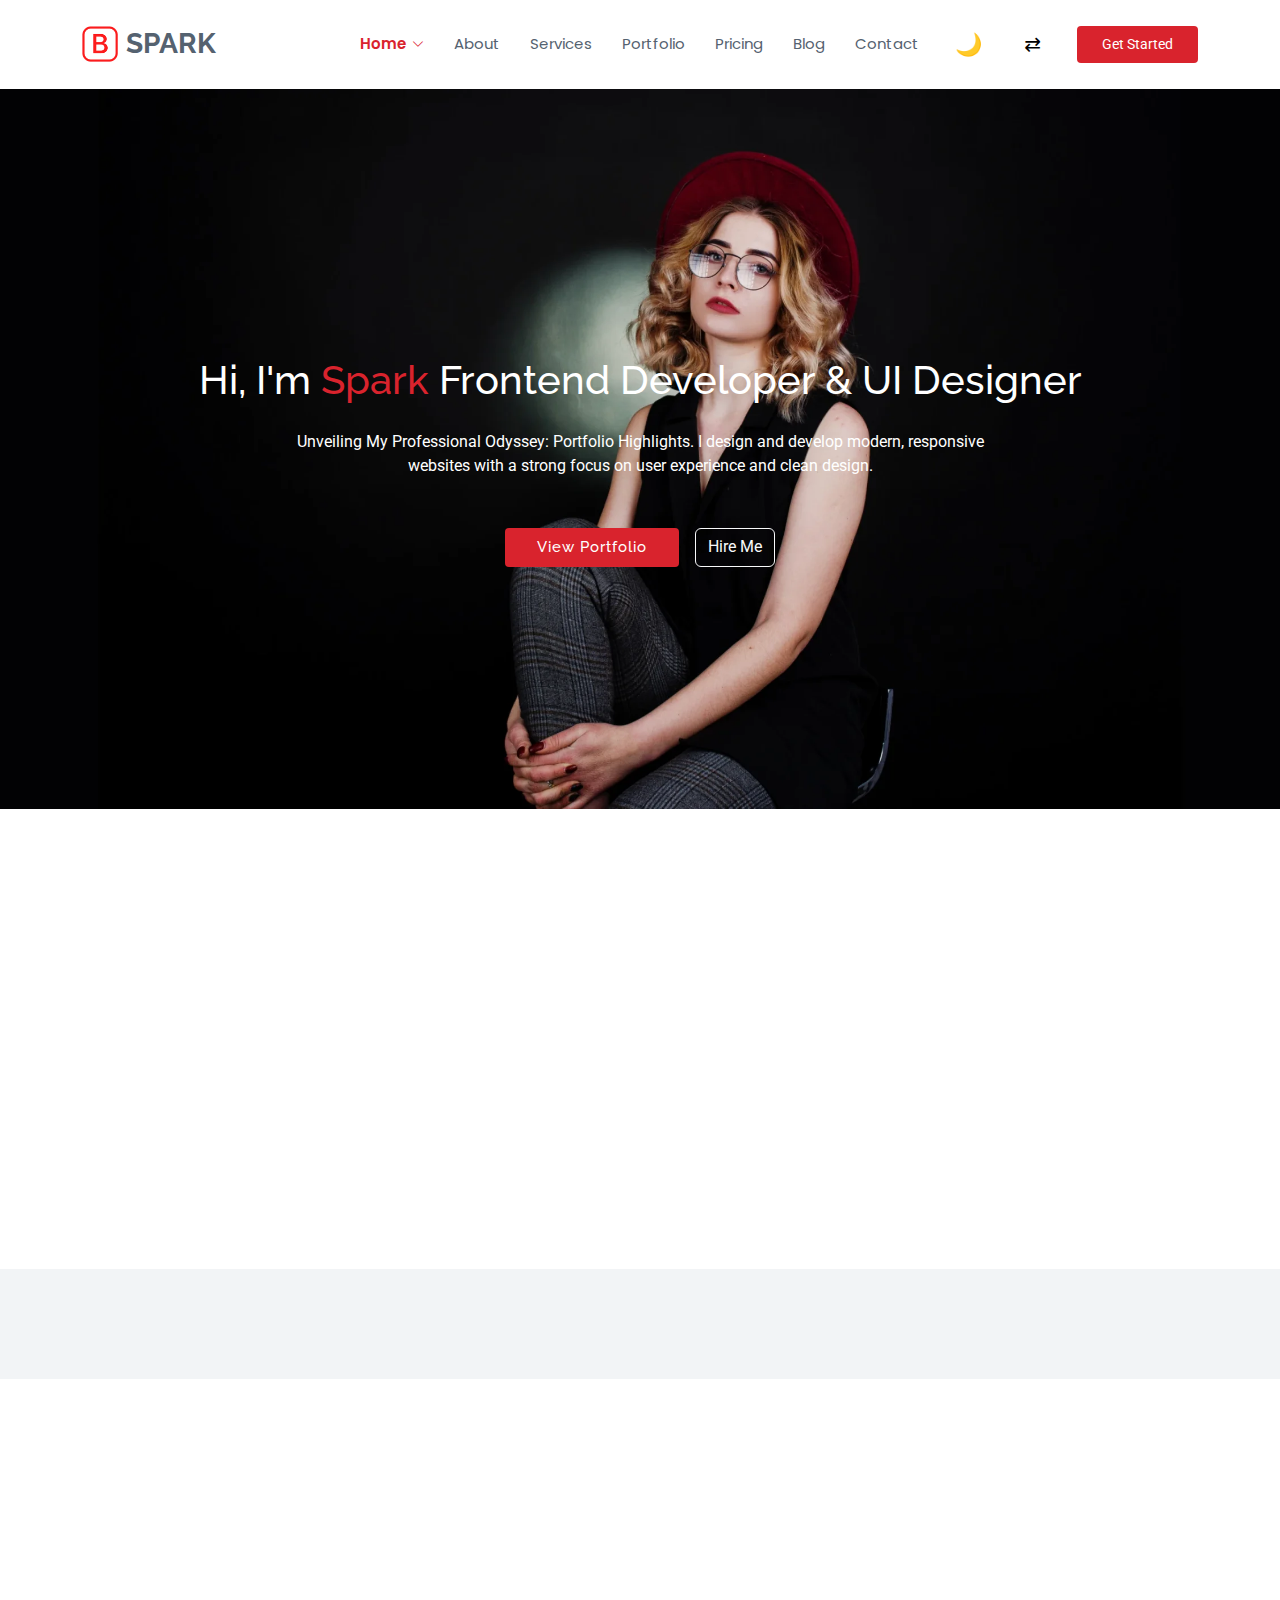
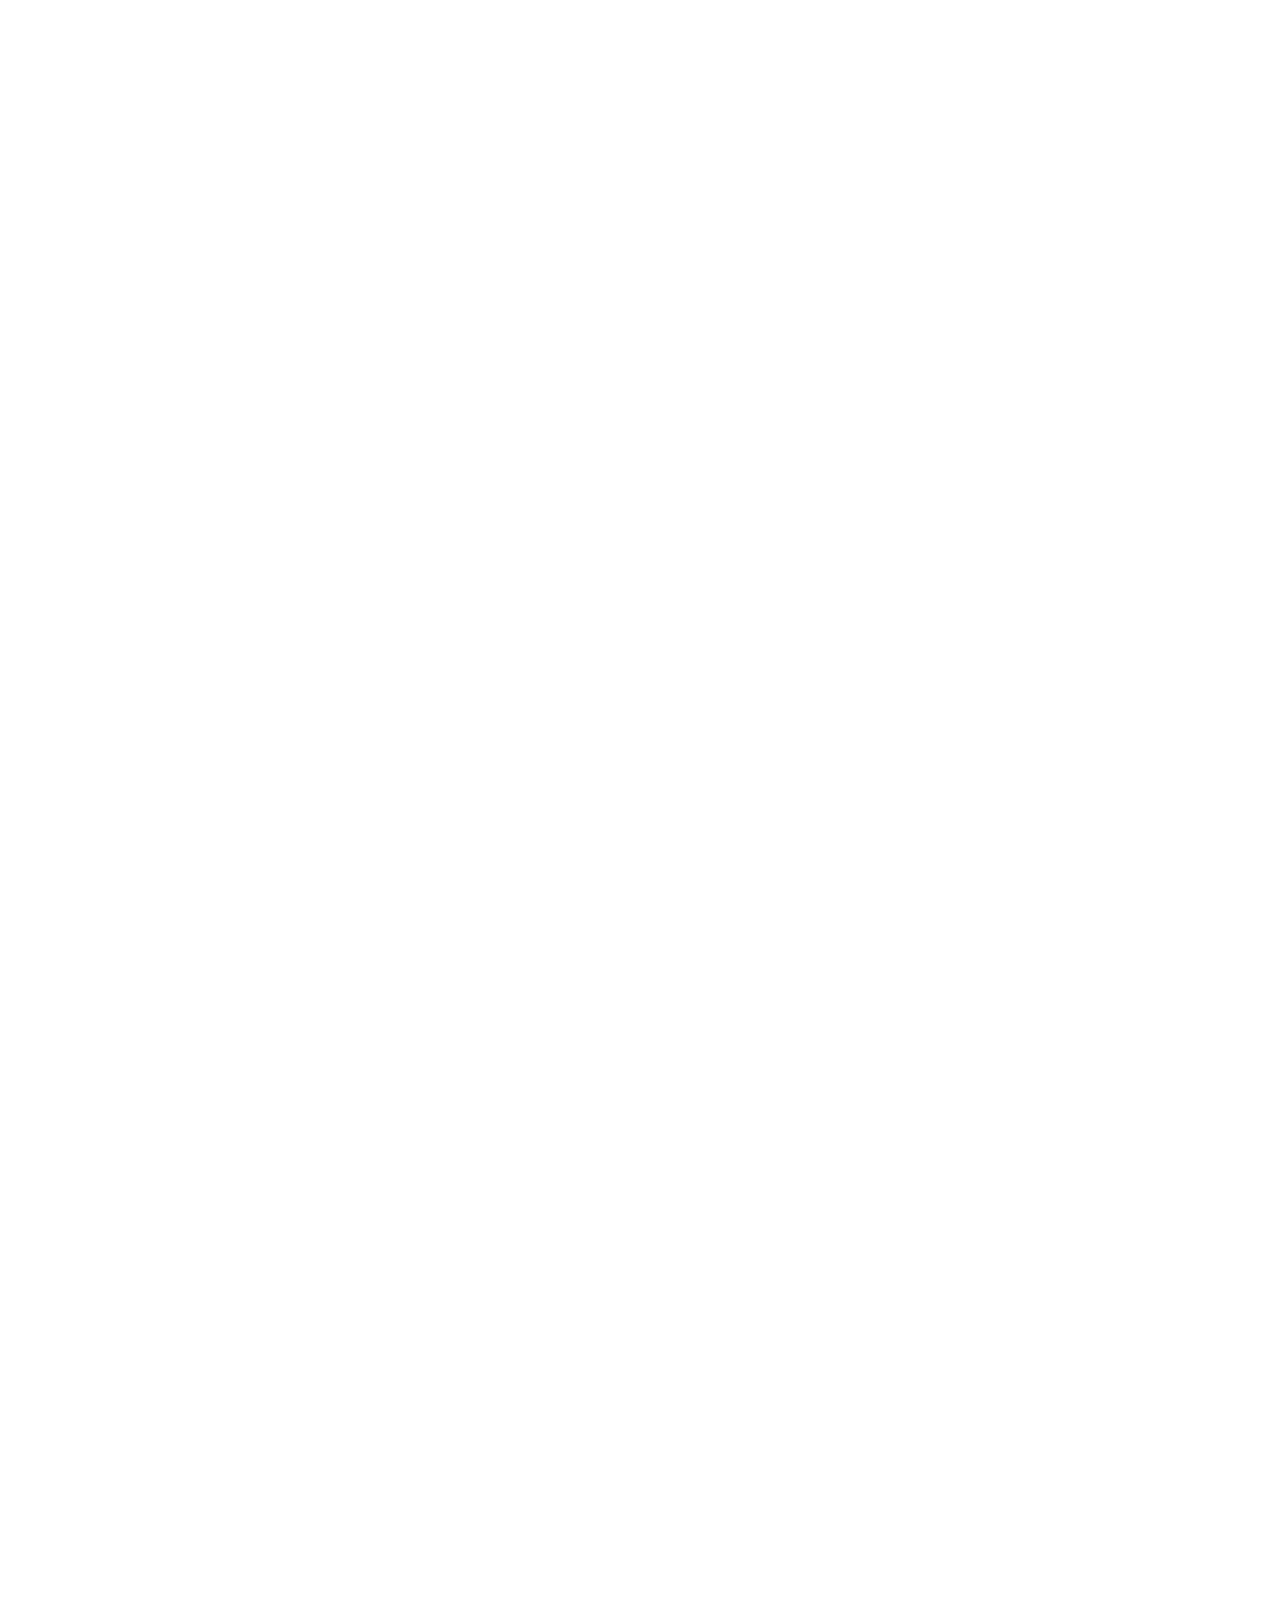
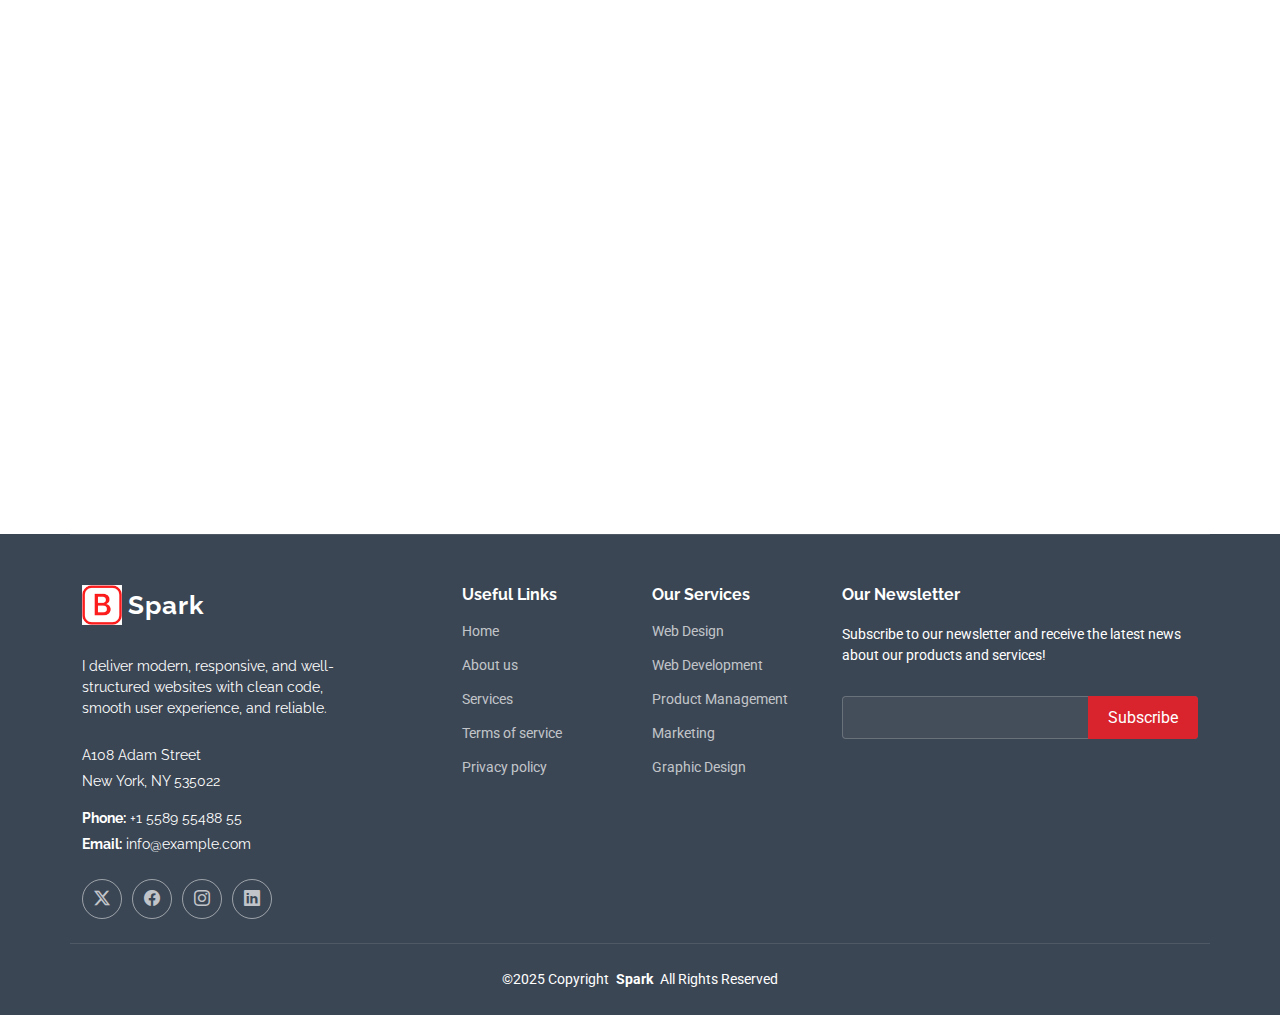
<file: index.html>
<!DOCTYPE html>
<html lang="en">

<head>
  <meta charset="utf-8">
  <meta content="width=device-width, initial-scale=1.0" name="viewport">
  <title>Spark - Personal Portfolio Website</title>
  <meta name="description" content="">
  <meta name="keywords" content="">

  <!-- Favicons -->
  <link href="assets/img/favicon.png" rel="icon">
  <link href="assets/img/apple-touch-icon.png" rel="apple-touch-icon">

  <!-- Fonts -->
  <link href="https://fonts.googleapis.com" rel="preconnect">
  <link href="https://fonts.gstatic.com" rel="preconnect" crossorigin>
  <link href="https://fonts.googleapis.com/css2?family=Roboto:ital,wght@0,100;0,300;0,400;0,500;0,700;0,900;1,100;1,300;1,400;1,500;1,700;1,900&family=Poppins:ital,wght@0,100;0,200;0,300;0,400;0,500;0,600;0,700;0,800;0,900;1,100;1,200;1,300;1,400;1,500;1,600;1,700;1,800;1,900&family=Raleway:ital,wght@0,100;0,200;0,300;0,400;0,500;0,600;0,700;0,800;0,900;1,100;1,200;1,300;1,400;1,500;1,600;1,700;1,800;1,900&display=swap" rel="stylesheet">

  <!-- Vendor CSS Files -->
  <link href="assets/vendor/bootstrap/css/bootstrap.min.css" rel="stylesheet">
  <link href="assets/vendor/bootstrap-icons/bootstrap-icons.css" rel="stylesheet">
  <link href="assets/vendor/aos/aos.css" rel="stylesheet">
  <link href="assets/vendor/glightbox/css/glightbox.min.css" rel="stylesheet">
  <link href="assets/vendor/swiper/swiper-bundle.min.css" rel="stylesheet">

  <!-- Main CSS File -->
  <link href="assets/css/main.css" rel="stylesheet">

  <!-- =======================================================
  * Template Name: Spark
  * Template URL: https://sparksample.com/
  * Updated: Aug 07 2024 with Bootstrap v5.3.3
  * Author: BootstrapMade.com
  * License: https://bootstrapmade.com/license/
  ======================================================== -->
</head>

<body class="index-page">

  <header id="header" class="header d-flex align-items-center sticky-top">
    <div class="container-fluid container-xl position-relative d-flex align-items-center">

      <a href="index.html" class="logo d-flex align-items-center me-auto">
        <!-- Uncomment the line below if you also wish to use an image logo -->
        <img src="assets/img/logo.png" alt=""> 
        <h1 class="sitename">Spark</h1>
      </a>

      <nav id="navmenu" class="navmenu">
        <ul>
          <li class="dropdown"><a href="index.html" class="nav-item nav-link active"><span>Home</span> <i class="bi bi-chevron-down toggle-dropdown"></i></a>
            <ul>
              <li><a href="index.html">Home 1</a></li>
              <li><a href="home-2.html">Home 2</a></li>
             </ul>
          </li>
          <li><a href="about.html">About</a></li>
          <li><a href="services.html">Services</a></li>
          <li><a href="portfolio.html">Portfolio</a></li>
          
          <li><a href="pricing.html">Pricing</a></li>
          <li><a href="blog.html"><span>Blog</span> </a>
      </li>
          <li><a href="contact.html">Contact</a></li>
        </ul>
        <i class="mobile-nav-toggle d-xl-none bi bi-list"></i>
      </nav>

      <button id="theme-toggle" class="theme-btn" aria-label="Toggle theme">
  🌙
</button>
<button id="rtl-toggle" class="rtl-btn" aria-label="Toggle RTL">
  ⇄
</button>
<a class="btn-getstarted" href="contact.html">Get Started</a>

    </div>
  </header>

  <main class="main">

    <!-- Hero Section -->
    <section id="hero" class="hero section dark-background">

      <div id="hero-carousel" class="carousel slide carousel-fade" data-bs-ride="carousel" data-bs-interval="5000">

        <div class="">
          <img src="assets/img/hero-carousel/hero-carousel-2.png" alt="">
          <div class="carousel-container text-center">
            <h1 class="mb-3">Hi, I'm <span style="color:#D9232D;">Spark </span> Frontend Developer & UI Designer</h1>
        
        <p class="mb-4">
          Unveiling My Professional Odyssey: Portfolio Highlights. I design and develop modern, responsive websites with a strong focus
          on user experience and clean design.
        </p>

        <div class="d-flex gap-3">
          <a href="#portfolio" class="btn-get-started">View Portfolio</a>
          <a href="#contact" class="btn btn-outline-light">Hire Me</a>
        </div>
          </div>
        </div><!-- End Carousel Item -->

      </div>

    </section><!-- /Hero Section -->

    <!-- About Section -->
    <section id="about" class="about section">

      <!-- Section Title -->
      <div class="container section-title" data-aos="fade-up">
        <h2>About</h2>
        <p>Developing With a Passion While Exploring The World<br></p>
      </div><!-- End Section Title -->

      <div class="container">

        <div class="row gy-4">

          <div class="col-lg-6 content" data-aos="fade-up" data-aos-delay="100">
            <p>
              The Personal Portfolio template has been designed to showcase you and your services without going over the top. The homepage image sets the scene and the use of serif fonts and calm colors inspire confidence.
            </p>
            <ul>
              <li><i class="bi bi-check2-circle"></i> <span>Build amazing websites and landing pages with ease.</span></li>
              <li><i class="bi bi-check2-circle"></i> <span>A brief introduction about myself and my professional objectives.</span></li>
              <li><i class="bi bi-check2-circle"></i> <span>UX & Product Design, Performance Optimization</span></li>
            </ul>
          </div>

          <div class="col-lg-6" data-aos="fade-up" data-aos-delay="200">
            <p> The homepage image sets the scene and the use of serif fonts and calm colors inspire confidence. The template includes lots of options to tell your story, add examples of work, testimonials, images, video and other content. There’s also a readymade portfolio page to help you promote your work. </p>
            <a href="about.html" class="read-more"><span>Read More</span><i class="bi bi-arrow-right"></i></a>
          </div>

        </div>

      </div>

    </section><!-- /About Section -->

    <!-- Clients Section -->
    <section id="clients" class="clients section light-background">

      <div class="container" data-aos="fade-up">

        <div class="row gy-4">

          <div class="col-xl-2 col-md-4 col-6 client-logo">
            <img src="assets/img/clients/client-1.png" class="img-fluid" alt="">
          </div><!-- End Client Item -->

          <div class="col-xl-2 col-md-4 col-6 client-logo">
            <img src="assets/img/clients/client-2.png" class="img-fluid" alt="">
          </div><!-- End Client Item -->

          <div class="col-xl-2 col-md-4 col-6 client-logo">
            <img src="assets/img/clients/client-3.png" class="img-fluid" alt="">
          </div><!-- End Client Item -->

          <div class="col-xl-2 col-md-4 col-6 client-logo">
            <img src="assets/img/clients/client-4.png" class="img-fluid" alt="">
          </div><!-- End Client Item -->

          <div class="col-xl-2 col-md-4 col-6 client-logo">
            <img src="assets/img/clients/client-5.png" class="img-fluid" alt="">
          </div><!-- End Client Item -->

          <div class="col-xl-2 col-md-4 col-6 client-logo">
            <img src="assets/img/clients/client-6.png" class="img-fluid" alt="">
          </div><!-- End Client Item -->

        </div>

      </div>

    </section><!-- /Clients Section -->

    <!-- Services Section -->
    <section id="services" class="services section">

      <div class="container">

        <div class="row gy-4">

          <div class="col-md-6" data-aos="fade-up" data-aos-delay="100">
            <div class="service-item d-flex position-relative h-100">
              <i class="bi bi-briefcase icon flex-shrink-0"></i>
              <div>
                <h4 class="title"><a href="#" class="stretched-link">UX & Product Design</a></h4>
                <p class="description">User-centric product designs that focus on usability, functionality, and seamless user experiences across all platforms.</p>
              </div>
            </div>
          </div><!-- End Service Item -->

          <div class="col-md-6" data-aos="fade-up" data-aos-delay="200">
            <div class="service-item d-flex position-relative h-100">
              <i class="bi bi-card-checklist icon flex-shrink-0"></i>
              <div>
                <h4 class="title"><a href="#" class="stretched-link">Performance Optimization</a></h4>
                <p class="description">You will receive end-to-end web development services, including design, development, optimization, and deployment, ensuring a seamless and effective digital experience.</p>
              </div>
            </div>
          </div><!-- End Service Item -->

          <div class="col-md-6" data-aos="fade-up" data-aos-delay="300">
            <div class="service-item d-flex position-relative h-100">
              <i class="bi bi-bar-chart icon flex-shrink-0"></i>
              <div>
                <h4 class="title"><a href="#" class="stretched-link">UX & Products Design</a></h4>
                <p class="description">I deliver modern, responsive, and well-structured websites with clean code, smooth user experience, and reliable support to help you build a strong online presence.</p>
              </div>
            </div>
          </div><!-- End Service Item -->

          <div class="col-md-6" data-aos="fade-up" data-aos-delay="400">
            <div class="service-item d-flex position-relative h-100">
              <i class="bi bi-binoculars icon flex-shrink-0"></i>
              <div>
                <h4 class="title"><a href="#" class="stretched-link">UX Research and Testing</a></h4>
                <p class="description">In-depth user research and testing to validate ideas, improve usability, and enhance overall product performance.</p>
              </div>
            </div>
          </div><!-- End Service Item -->

          <div class="col-md-6" data-aos="fade-up" data-aos-delay="500">
            <div class="service-item d-flex position-relative h-100">
              <i class="bi bi-brightness-high icon flex-shrink-0"></i>
              <div>
                <h4 class="title"><a href="#" class="stretched-link">Product Management</a></h4>
                <p class="description">Strategic planning and coordination to ensure products are delivered on time, aligned with business goals, and user needs.</p>
              </div>
            </div>
          </div><!-- End Service Item -->

          <div class="col-md-6" data-aos="fade-up" data-aos-delay="600">
            <div class="service-item d-flex position-relative h-100">
              <i class="bi bi-calendar4-week icon flex-shrink-0"></i>
              <div>
                <h4 class="title"><a href="#" class="stretched-link">UI & Visual Design</a></h4>
                <p class="description">Visually appealing and intuitive interface designs that enhance user interaction and create a strong brand impression.</p>
              </div>
            </div>
          </div><!-- End Service Item -->

        </div>

      </div>

    </section><!-- /Services Section -->

    <!-- Portfolio Section -->
    <section id="portfolio" class="portfolio section">

      <!-- Section Title -->
      <div class="container section-title" data-aos="fade-up">
        <h2>Portfolio</h2>
        <p>Explore my portfolio showcase</p>
      </div><!-- End Section Title -->

      <div class="container">

        <div class="isotope-layout" data-default-filter="*" data-layout="masonry" data-sort="original-order">

          <ul class="portfolio-filters isotope-filters" data-aos="fade-up" data-aos-delay="100">
            <li data-filter="*" class="filter-active">All</li>
            <li data-filter=".filter-app">App</li>
            <li data-filter=".filter-product">Card</li>
            <li data-filter=".filter-branding">Web</li>
          </ul><!-- End Portfolio Filters -->

          <div class="row gy-4 isotope-container" data-aos="fade-up" data-aos-delay="200">

            <div class="col-lg-4 col-md-6 portfolio-item isotope-item filter-app">
              <img src="assets/img/masonry-portfolio/resize-port1.png" class="img-fluid" alt="">
              <div class="portfolio-info">
                <h4>Digital Marketing</h4>
                <p>Html5, CSS</p>
                <a href="assets/img/masonry-portfolio/resize-port1.png" title="App 1" data-gallery="portfolio-gallery-app" class="glightbox preview-link"><i class="bi bi-zoom-in"></i></a>
                <a href="portfolio-details.html" title="More Details" class="details-link"><i class="bi bi-link-45deg"></i></a>
              </div>
            </div><!-- End Portfolio Item -->

            <div class="col-lg-4 col-md-6 portfolio-item isotope-item filter-product">
              <img src="assets/img/masonry-portfolio/resize-port2.png" class="img-fluid" alt="">
              <div class="portfolio-info">
                <h4>Designing</h4>
                <p>Html5, CSS</p>
                <a href="assets/img/masonry-portfolio/resize-port2.png" title="Product 1" data-gallery="portfolio-gallery-product" class="glightbox preview-link"><i class="bi bi-zoom-in"></i></a>
                <a href="portfolio-details.html" title="More Details" class="details-link"><i class="bi bi-link-45deg"></i></a>
              </div>
            </div><!-- End Portfolio Item -->

            <div class="col-lg-4 col-md-6 portfolio-item isotope-item filter-branding">
              <img src="assets/img/masonry-portfolio/resize-port3.png" class="img-fluid" alt="">
              <div class="portfolio-info">
                <h4>Branding </h4>
                <p>Html5, CSS</p>
                <a href="assets/img/masonry-portfolio/resize-port3.png" title="Branding 1" data-gallery="portfolio-gallery-branding" class="glightbox preview-link"><i class="bi bi-zoom-in"></i></a>
                <a href="portfolio-details.html" title="More Details" class="details-link"><i class="bi bi-link-45deg"></i></a>
              </div>
            </div><!-- End Portfolio Item -->

            <div class="col-lg-4 col-md-6 portfolio-item isotope-item filter-app">
              <img src="assets/img/masonry-portfolio/resize-port4.png" class="img-fluid" alt="">
              <div class="portfolio-info">
                <h4>Photo Editing</h4>
                <p>Html5, CSS</p>
                <a href="assets/img/masonry-portfolio/resize-port4.png" title="App 2" data-gallery="portfolio-gallery-app" class="glightbox preview-link"><i class="bi bi-zoom-in"></i></a>
                <a href="portfolio-details.html" title="More Details" class="details-link"><i class="bi bi-link-45deg"></i></a>
              </div>
            </div><!-- End Portfolio Item -->

            <div class="col-lg-4 col-md-6 portfolio-item isotope-item filter-product">
              <img src="assets/img/masonry-portfolio/resize-port5.png" class="img-fluid" alt="">
              <div class="portfolio-info">
                <h4>Image Creating</h4>
                <p>Html5, CSS</p>
                <a href="assets/img/masonry-portfolio/resize-port5.png" title="Product 2" data-gallery="portfolio-gallery-product" class="glightbox preview-link"><i class="bi bi-zoom-in"></i></a>
                <a href="portfolio-details.html" title="More Details" class="details-link"><i class="bi bi-link-45deg"></i></a>
              </div>
            </div><!-- End Portfolio Item -->

            <div class="col-lg-4 col-md-6 portfolio-item isotope-item filter-branding">
              <img src="assets/img/masonry-portfolio/resize-port8.png" class="img-fluid" alt="">
              <div class="portfolio-info">
                <h4>Branding 2</h4>
                <p>Html5, CSS</p>
                <a href="assets/img/masonry-portfolio/resize-port8.png" title="Branding 2" data-gallery="portfolio-gallery-branding" class="glightbox preview-link"><i class="bi bi-zoom-in"></i></a>
                <a href="portfolio-details.html" title="More Details" class="details-link"><i class="bi bi-link-45deg"></i></a>
              </div>
            </div><!-- End Portfolio Item -->

            <div class="col-lg-4 col-md-6 portfolio-item isotope-item filter-app">
              <img src="assets/img/masonry-portfolio/resize-port7.png" class="img-fluid" alt="">
              <div class="portfolio-info">
                <h4>App 3</h4>
                <p>Html5, CSS</p>
                <a href="assets/img/masonry-portfolio/resize-port7.png" title="App 3" data-gallery="portfolio-gallery-app" class="glightbox preview-link"><i class="bi bi-zoom-in"></i></a>
                <a href="portfolio-details.html" title="More Details" class="details-link"><i class="bi bi-link-45deg"></i></a>
              </div>
            </div><!-- End Portfolio Item -->

            <div class="col-lg-4 col-md-6 portfolio-item isotope-item filter-product">
              <img src="assets/img/masonry-portfolio/resize-port9.png" class="img-fluid" alt="">
              <div class="portfolio-info">
                <h4>Product 3</h4>
                <p>Html5, CSS</p>
                <a href="assets/img/masonry-portfolio/resize-port9.png" title="Product 3" data-gallery="portfolio-gallery-product" class="glightbox preview-link"><i class="bi bi-zoom-in"></i></a>
                <a href="portfolio-details.html" title="More Details" class="details-link"><i class="bi bi-link-45deg"></i></a>
              </div>
            </div><!-- End Portfolio Item -->

            <div class="col-lg-4 col-md-6 portfolio-item isotope-item filter-branding">
              <img src="assets/img/masonry-portfolio/resize-port10.png" class="img-fluid" alt="">
              <div class="portfolio-info">
                <h4>Branding 3</h4>
                <p>Html5, CSS</p>
                <a href="assets/img/masonry-portfolio/resize-port10.png" title="Branding 2" data-gallery="portfolio-gallery-branding" class="glightbox preview-link"><i class="bi bi-zoom-in"></i></a>
                <a href="portfolio-details.html" title="More Details" class="details-link"><i class="bi bi-link-45deg"></i></a>
              </div>
            </div><!-- End Portfolio Item -->

          </div><!-- End Portfolio Container -->

        </div>

      </div>

    </section><!-- /Portfolio Section -->
     <!-- Team Section -->
    <section id="team" class="team section">
<div class="container section-title" data-aos="fade-up">
        <h2>Our Team</h2>
        <p>The Minds Behind the Projects</p>
      </div><!-- End Section Title -->
      <div class="container">

        <div class="row gy-4">

          <div class="col-lg-6" data-aos="fade-up" data-aos-delay="100">
            <div class="team-member d-flex align-items-start">
              <div class="pic"><img src="assets/img/team/team-1.jpg" class="img-fluid" alt=""></div>
              <div class="member-info">
                <h4>Walter White</h4>
                <span>Chief Executive Officer</span>
                <p>“Professional, creative, and reliable. Delivered exactly what I needed.”</p>
                <div class="social">
                  <a href=""><i class="bi bi-twitter-x"></i></a>
                  <a href=""><i class="bi bi-facebook"></i></a>
                  <a href=""><i class="bi bi-instagram"></i></a>
                  <a href=""> <i class="bi bi-linkedin"></i> </a>
                </div>
              </div>
            </div>
          </div><!-- End Team Member -->

          <div class="col-lg-6" data-aos="fade-up" data-aos-delay="200">
            <div class="team-member d-flex align-items-start">
              <div class="pic"><img src="assets/img/team/team-2.jpg" class="img-fluid" alt=""></div>
              <div class="member-info">
                <h4>Sarah Jhonson</h4>
                <span>Product Manager</span>
                <p>“The portfolio design was clean, modern, and delivered on time.”</p>
                <div class="social">
                  <a href=""><i class="bi bi-twitter-x"></i></a>
                  <a href=""><i class="bi bi-facebook"></i></a>
                  <a href=""><i class="bi bi-instagram"></i></a>
                  <a href=""> <i class="bi bi-linkedin"></i> </a>
                </div>
              </div>
            </div>
          </div><!-- End Team Member -->

          <div class="col-lg-6" data-aos="fade-up" data-aos-delay="300">
            <div class="team-member d-flex align-items-start">
              <div class="pic"><img src="assets/img/team/team-3.jpg" class="img-fluid" alt=""></div>
              <div class="member-info">
                <h4>William Anderson</h4>
                <span>CTO</span>
                <p>“Communication was smooth, and the final result exceeded expectations.”</p>
                <div class="social">
                  <a href=""><i class="bi bi-twitter-x"></i></a>
                  <a href=""><i class="bi bi-facebook"></i></a>
                  <a href=""><i class="bi bi-instagram"></i></a>
                  <a href=""> <i class="bi bi-linkedin"></i> </a>
                </div>
              </div>
            </div>
          </div><!-- End Team Member -->

          <div class="col-lg-6" data-aos="fade-up" data-aos-delay="400">
            <div class="team-member d-flex align-items-start">
              <div class="pic"><img src="assets/img/team/team-4.jpg" class="img-fluid" alt=""></div>
              <div class="member-info">
                <h4>Amanda Jepson</h4>
                <span>Accountant</span>
                <p>“Spark delivered a beautiful, responsive portfolio that reflects my brand perfectly.”</p>
                <div class="social">
                  <a href=""><i class="bi bi-twitter-x"></i></a>
                  <a href=""><i class="bi bi-facebook"></i></a>
                  <a href=""><i class="bi bi-instagram"></i></a>
                  <a href=""> <i class="bi bi-linkedin"></i> </a>
                </div>
              </div>
            </div>
          </div><!-- End Team Member -->

        </div>

      </div>

    </section><!-- /Team Section -->

  </main>

  <footer id="footer" class="footer dark-background">

    <div class="container footer-top">
      <div class="row gy-4">
        <div class="col-lg-4 col-md-6 footer-about">
          <a href="index.html" class="logo d-flex align-items-center">
             <img src="assets/img/logo.png" alt="">
            <span class="sitename">Spark</span>
          </a>
          <div class="footer-contact pt-3">
            <p>I deliver modern, responsive, and well-structured websites with clean code, smooth user experience, and reliable.</p><br>
            <p>A108 Adam Street</p>
            <p>New York, NY 535022</p>
            <p class="mt-3"><strong>Phone:</strong> <span>+1 5589 55488 55</span></p>
            <p><strong>Email:</strong> <span>info@example.com</span></p>
          </div>
          <div class="social-links d-flex mt-4">
            <a href=""><i class="bi bi-twitter-x"></i></a>
            <a href=""><i class="bi bi-facebook"></i></a>
            <a href=""><i class="bi bi-instagram"></i></a>
            <a href=""><i class="bi bi-linkedin"></i></a>
          </div>
        </div>

        <div class="col-lg-2 col-md-3 footer-links">
          <h4>Useful Links</h4>
          <ul>
            <li><a href="#">Home</a></li>
            <li><a href="#">About us</a></li>
            <li><a href="#">Services</a></li>
            <li><a href="#">Terms of service</a></li>
            <li><a href="#">Privacy policy</a></li>
          </ul>
        </div>

        <div class="col-lg-2 col-md-3 footer-links">
          <h4>Our Services</h4>
          <ul>
            <li><a href="#">Web Design</a></li>
            <li><a href="#">Web Development</a></li>
            <li><a href="#">Product Management</a></li>
            <li><a href="#">Marketing</a></li>
            <li><a href="#">Graphic Design</a></li>
          </ul>
        </div>

        <div class="col-lg-4 col-md-12 footer-newsletter">
          <h4>Our Newsletter</h4>
          <p>Subscribe to our newsletter and receive the latest news about our products and services!</p>
          <form action="forms/newsletter.php" method="post" class="php-email-form">
            <div class="newsletter-form"><input type="email" name="email"><input type="submit" value="Subscribe"></div>
            <div class="loading">Loading</div>
            <div class="error-message"></div>
            <div class="sent-message">Your subscription request has been sent. Thank you!</div>
          </form>
        </div>

      </div>
    </div>

    <div class="container copyright text-center mt-4">
      <p>©2025 <span>Copyright</span> <strong class="px-1 sitename">Spark</strong> <span>All Rights Reserved</span></p>
      
    </div>

  </footer>

  <!-- Scroll Top -->
  <a href="#" id="scroll-top" class="scroll-top d-flex align-items-center justify-content-center"><i class="bi bi-arrow-up-short"></i></a>

  <!-- Preloader -->
  <div id="preloader"></div>

  <!-- Vendor JS Files -->
  <script src="assets/vendor/bootstrap/js/bootstrap.bundle.min.js"></script>
  <script src="assets/vendor/php-email-form/validate.js"></script>
  <script src="assets/vendor/aos/aos.js"></script>
  <script src="assets/vendor/glightbox/js/glightbox.min.js"></script>
  <script src="assets/vendor/imagesloaded/imagesloaded.pkgd.min.js"></script>
  <script src="assets/vendor/isotope-layout/isotope.pkgd.min.js"></script>
  <script src="assets/vendor/purecounter/purecounter_vanilla.js"></script>
  <script src="assets/vendor/waypoints/noframework.waypoints.js"></script>
  <script src="assets/vendor/swiper/swiper-bundle.min.js"></script>

  <!-- Main JS File -->
  <script src="assets/js/main.js"></script>
  <script>
document.addEventListener("DOMContentLoaded", function () {
  let currentPath = window.location.pathname;
  if(currentPath === "/") currentPath = "/index.html"; // home page fallback

  document.querySelectorAll(".navmenu a").forEach(link => {
    const href = link.getAttribute("href");
    if(href === currentPath || href === currentPath.replace("/", "")) {
      link.classList.add("active");
      const parent = link.closest("li");
      if(parent) parent.classList.add("active");
    }
  });
});
</script>

</body>

</html>
</file>
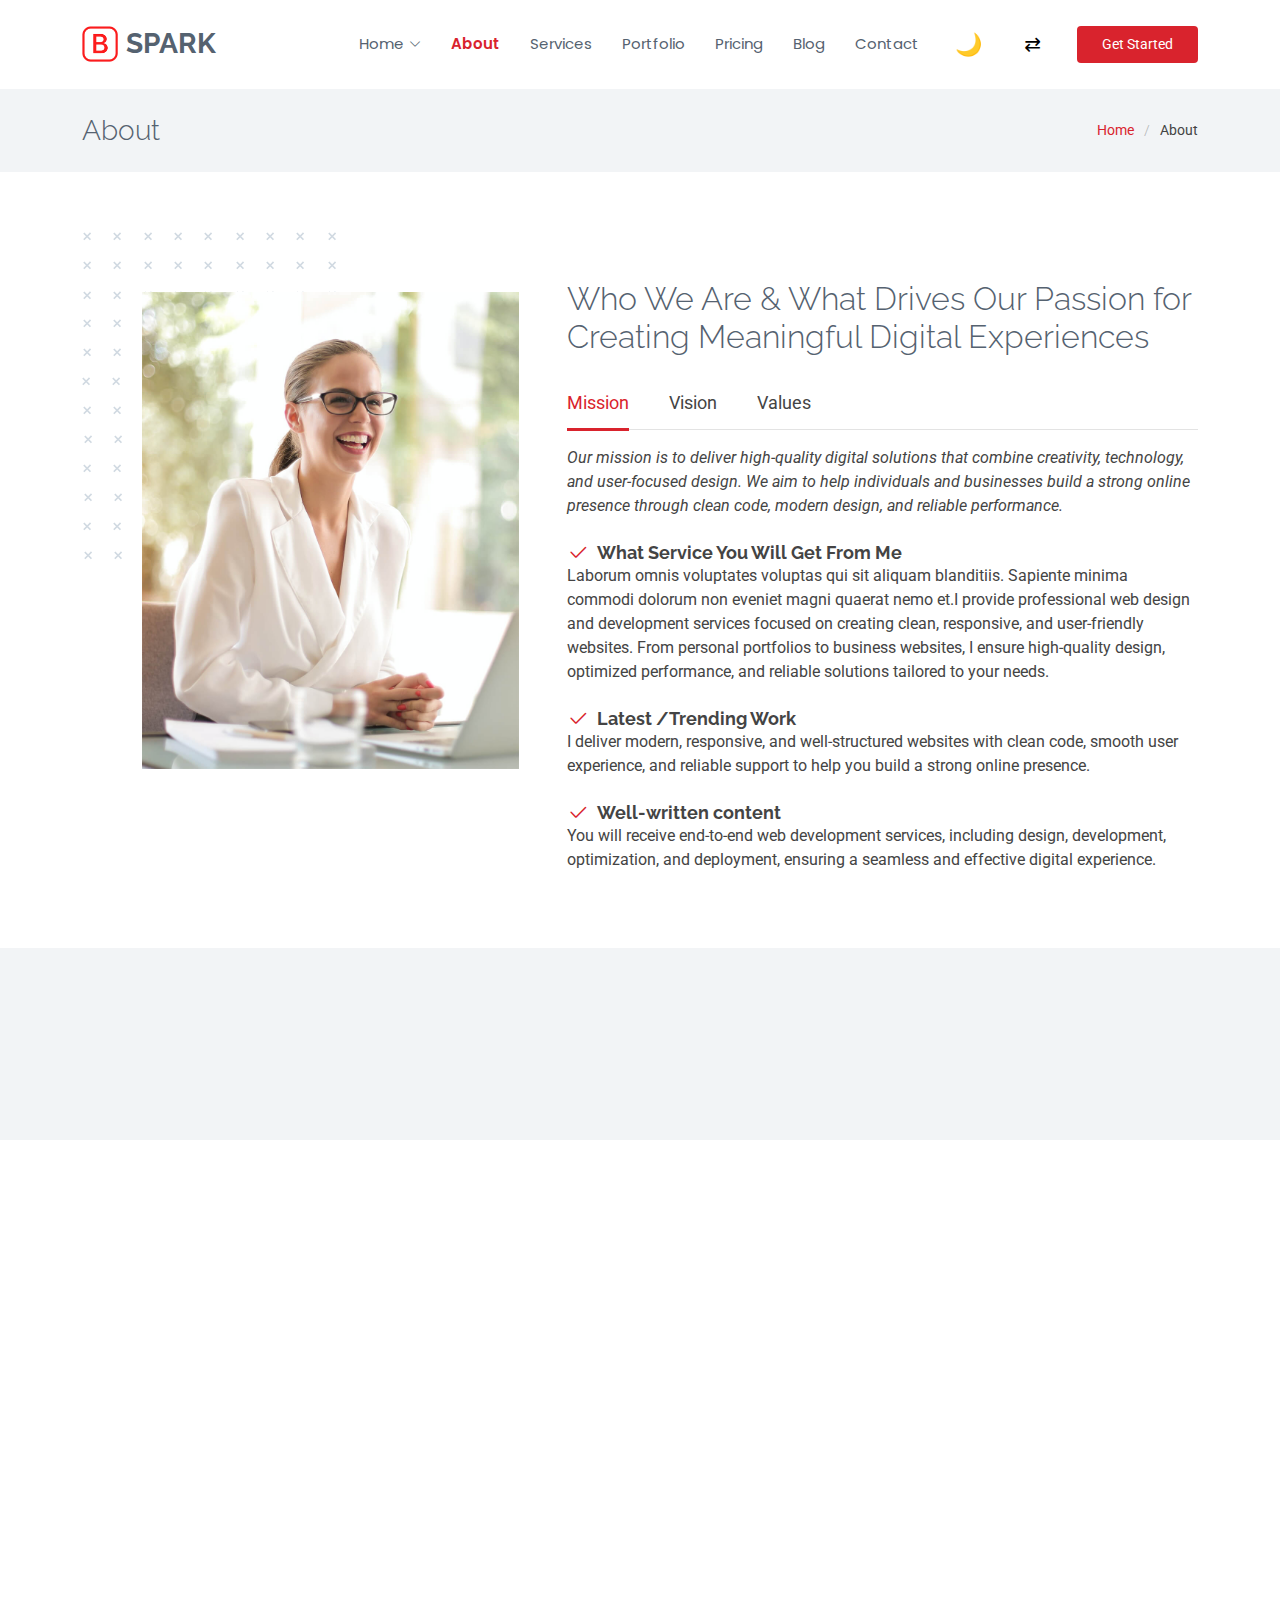
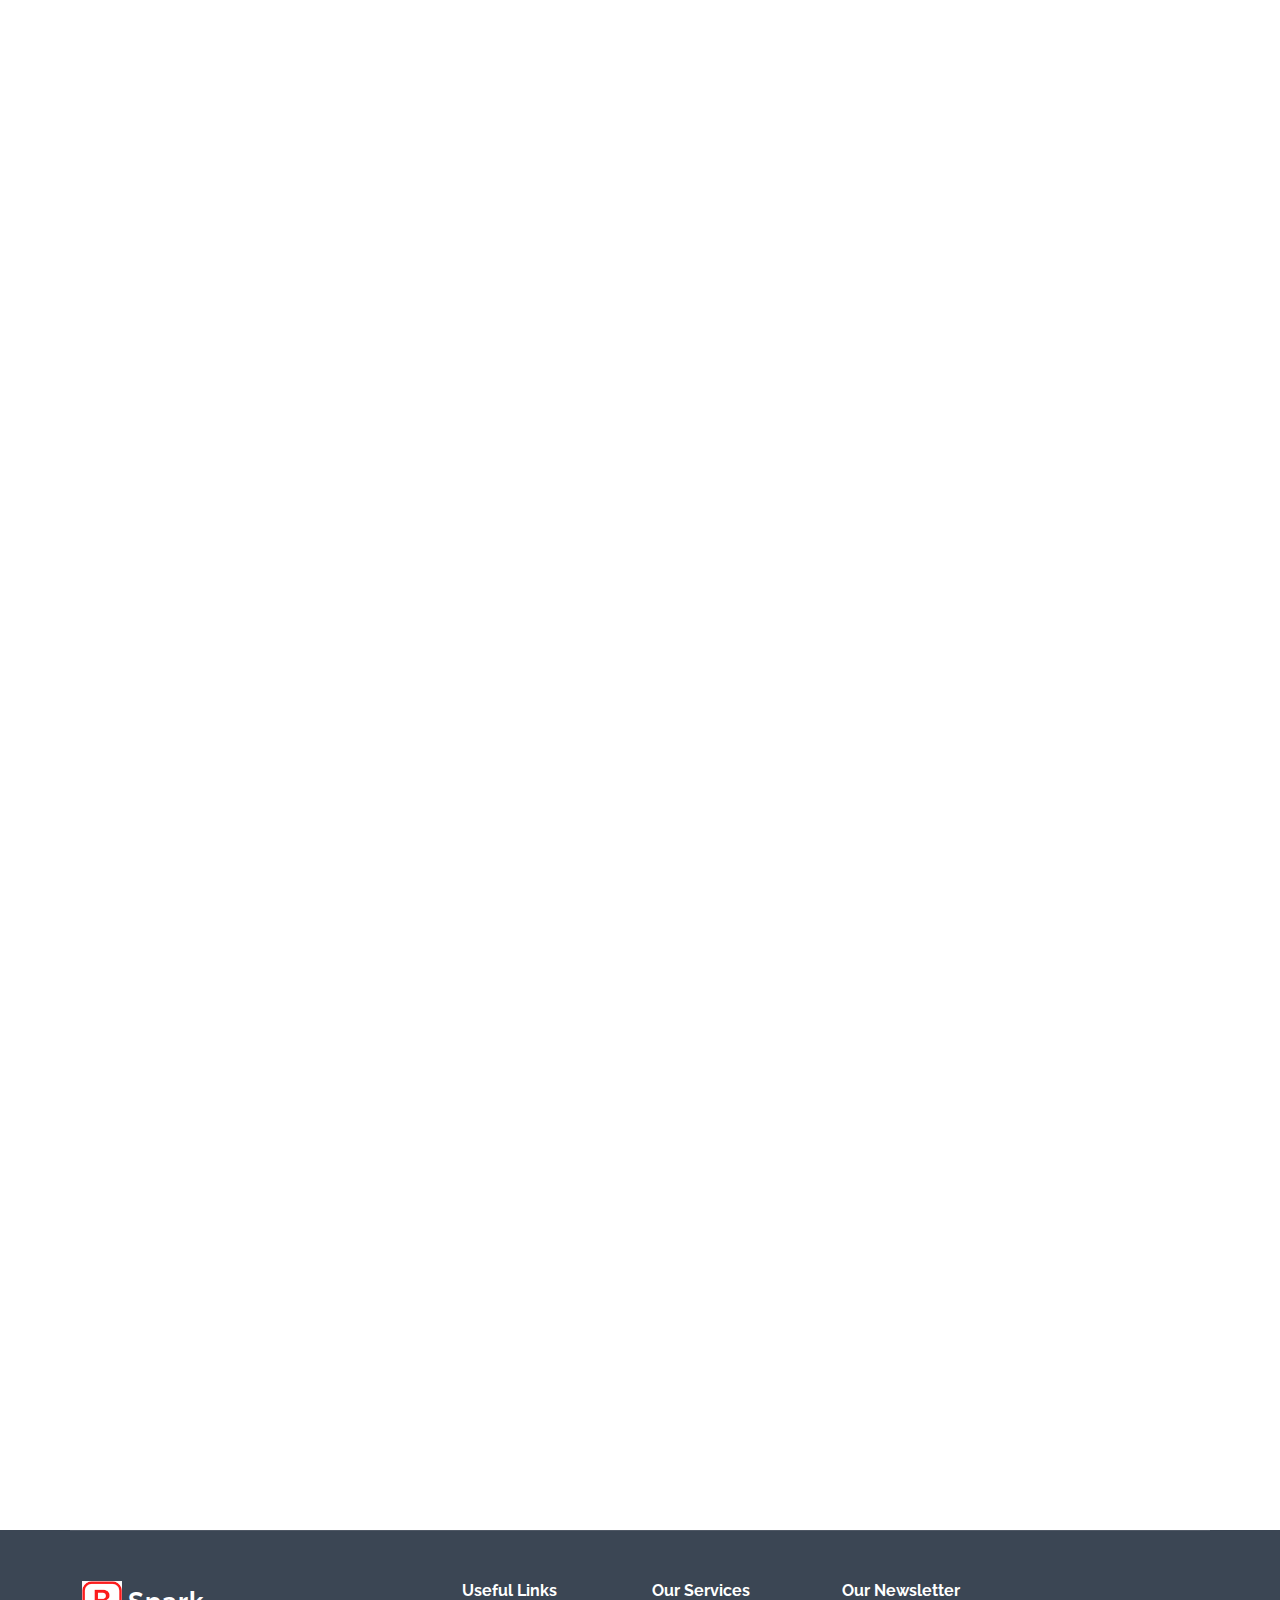
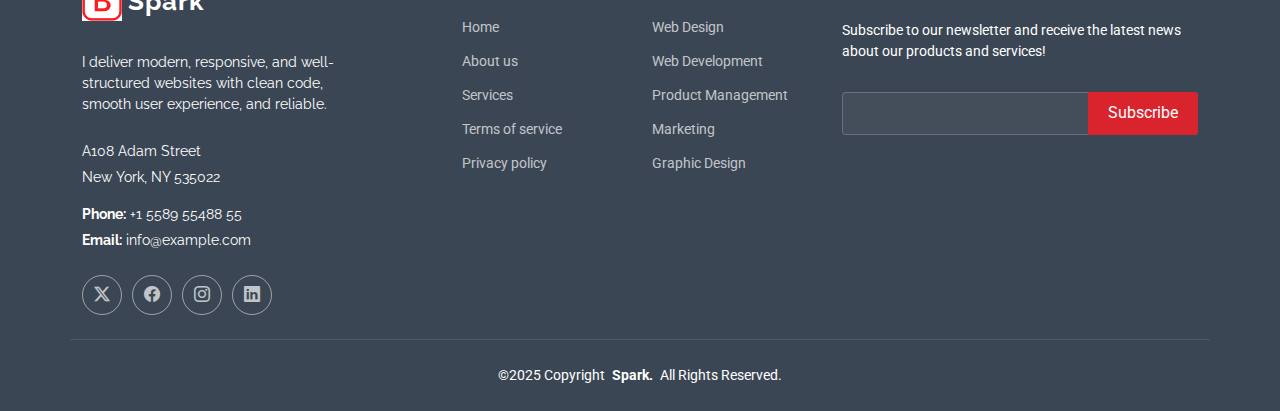
<file: about.html>
<!DOCTYPE html>
<html lang="en">

<head>
  <meta charset="utf-8">
  <meta content="width=device-width, initial-scale=1.0" name="viewport">
  <title>About - Personal Portfolio Website</title>
  <meta name="description" content="">
  <meta name="keywords" content="">

  <!-- Favicons -->
  <link href="assets/img/favicon.png" rel="icon">
  <link href="assets/img/apple-touch-icon.png" rel="apple-touch-icon">

  <!-- Fonts -->
  <link href="https://fonts.googleapis.com" rel="preconnect">
  <link href="https://fonts.gstatic.com" rel="preconnect" crossorigin>
  <link href="https://fonts.googleapis.com/css2?family=Roboto:ital,wght@0,100;0,300;0,400;0,500;0,700;0,900;1,100;1,300;1,400;1,500;1,700;1,900&family=Poppins:ital,wght@0,100;0,200;0,300;0,400;0,500;0,600;0,700;0,800;0,900;1,100;1,200;1,300;1,400;1,500;1,600;1,700;1,800;1,900&family=Raleway:ital,wght@0,100;0,200;0,300;0,400;0,500;0,600;0,700;0,800;0,900;1,100;1,200;1,300;1,400;1,500;1,600;1,700;1,800;1,900&display=swap" rel="stylesheet">

  <!-- Vendor CSS Files -->
  <link href="assets/vendor/bootstrap/css/bootstrap.min.css" rel="stylesheet">
  <link href="assets/vendor/bootstrap-icons/bootstrap-icons.css" rel="stylesheet">
  <link href="assets/vendor/aos/aos.css" rel="stylesheet">
  <link href="assets/vendor/glightbox/css/glightbox.min.css" rel="stylesheet">
  <link href="assets/vendor/swiper/swiper-bundle.min.css" rel="stylesheet">

  <!-- Main CSS File -->
  <link href="assets/css/main.css" rel="stylesheet">

  <!-- =======================================================
  * Template Name: Spark
  * Template URL: https://sparksample.com/
  * Updated: Aug 07 2024 with Bootstrap v5.3.3
  * Author: BootstrapMade.com
  * License: https://bootstrapmade.com/license/
  ======================================================== -->
</head>

<body class="about-page">

  <header id="header" class="header d-flex align-items-center sticky-top">
    <div class="container-fluid container-xl position-relative d-flex align-items-center">

      <a href="index.html" class="logo d-flex align-items-center me-auto">
        <!-- Uncomment the line below if you also wish to use an image logo -->
        <img src="assets/img/logo.png" alt=""> 
        <h1 class="sitename">Spark</h1>
      </a>

      <nav id="navmenu" class="navmenu">
        <ul>
          <li class="dropdown"><a href="index.html"><span>Home</span> <i class="bi bi-chevron-down toggle-dropdown"></i></a>
            <ul>
              <li><a href="index.html">Home 1</a></li>
              <li><a href="home-2.html">Home 2</a></li>
             </ul>
          </li>
          <li><a href="about.html">About</a></li>
          <li><a href="services.html">Services</a></li>
          <li><a href="portfolio.html">Portfolio</a></li>
          
          <li><a href="pricing.html">Pricing</a></li>
          <li><a href="blog.html"><span>Blog</span> </a>
      </li>
          <li><a href="contact.html">Contact</a></li>
        </ul>
        <i class="mobile-nav-toggle d-xl-none bi bi-list"></i>
      </nav>

      <button id="theme-toggle" class="theme-btn" aria-label="Toggle theme">
  🌙
</button>
<button id="rtl-toggle" class="rtl-btn" aria-label="Toggle RTL">
  ⇄
</button>
<a class="btn-getstarted" href="contact.html">Get Started</a>

    </div>
  </header>

  <main class="main">

    <!-- Page Title -->
    <div class="page-title light-background">
      <div class="container d-lg-flex justify-content-between align-items-center">
        <h1 class="mb-2 mb-lg-0">About</h1>
        <nav class="breadcrumbs">
          <ol>
            <li><a href="index.html">Home</a></li>
            <li class="current">About</li>
          </ol>
        </nav>
      </div>
    </div><!-- End Page Title -->

    <!-- About 2 Section -->
    <section id="about-2" class="about-2 section">

      <div class="container" data-aos="fade-up">

        <div class="row g-4 g-lg-5" data-aos="fade-up" data-aos-delay="200">

          <div class="col-lg-5">
            <div class="about-img">
              <img src="assets/img/about-portrait.jpg" class="img-fluid" alt="">
            </div>
          </div>

          <div class="col-lg-7">
            <h3 class="pt-0 pt-lg-5">Who We Are & What Drives Our Passion for Creating Meaningful Digital Experiences</h3>

            <!-- Tabs -->
            <ul class="nav nav-pills mb-3">
              <li><a class="nav-link active" data-bs-toggle="pill" href="#about-2-tab1">Mission</a></li>
              <li><a class="nav-link" data-bs-toggle="pill" href="#about-2-tab2">Vision</a></li>
              <li><a class="nav-link" data-bs-toggle="pill" href="#about-2-tab3">Values</a></li>
            </ul><!-- End Tabs -->

            <!-- Tab Content -->
            <div class="tab-content">

              <div class="tab-pane fade show active" id="about-2-tab1">

                <p class="fst-italic">Our mission is to deliver high-quality digital solutions that combine creativity, technology, and user-focused design. We aim to help individuals and businesses build a strong online presence through clean code, modern design, and reliable performance.</p>

                <div class="d-flex align-items-center mt-4">
                  <i class="bi bi-check2"></i>
                  <h4>What Service You Will Get From Me</h4>
                </div>
                <p>Laborum omnis voluptates voluptas qui sit aliquam blanditiis. Sapiente minima commodi dolorum non eveniet magni quaerat nemo et.I provide professional web design and development services focused on creating clean, responsive, and user-friendly websites. From personal portfolios to business websites, I ensure high-quality design, optimized performance, and reliable solutions tailored to your needs.</p>

                <div class="d-flex align-items-center mt-4">
                  <i class="bi bi-check2"></i>
                  <h4>Latest /Trending Work </h4>
                </div>
                <p>I deliver modern, responsive, and well-structured websites with clean code, smooth user experience, and reliable support to help you build a strong online presence.</p>

                <div class="d-flex align-items-center mt-4">
                  <i class="bi bi-check2"></i>
                  <h4>Well-written content</h4>
                </div>
                <p>You will receive end-to-end web development services, including design, development, optimization, and deployment, ensuring a seamless and effective digital experience.</p>

              </div><!-- End Tab 1 Content -->

              <div class="tab-pane fade" id="about-2-tab2">

                <p class="fst-italic">Our vision is to become a trusted digital partner recognized for innovation, quality, and continuous growth. We strive to create meaningful digital experiences that inspire, engage, and add long-term value in an ever-evolving digital world.</p>

                <div class="d-flex align-items-center mt-4">
                  <i class="bi bi-check2"></i>
                  <h4>Nice explanation of responsive design practices</h4>
                </div>
                <p>Clean HTML and CSS concepts clearly explained. This will definitely help beginners write better code.</p>

                <div class="d-flex align-items-center mt-4">
                  <i class="bi bi-check2"></i>
                  <h4>Helpful and practical tips</h4>
                </div>
                <p>HTML should handle structure and content, while CSS should handle styling. Avoid inline styles as much as possible. Keeping styles in separate CSS files helps in better organization, easier debugging, and cleaner code. This separation also makes it easier to update designs without touching HTML. I liked the way you explained semantic HTML and reusable CSS. Simple and easy to understand.</p>

                <div class="d-flex align-items-center mt-4">
                  <i class="bi bi-check2"></i>
                  <h4>Professional and clear writing</h4>
                </div>
                <p>A well-organized CSS file saves time and reduces confusion. Group related styles together, such as layout, typography, colors, and components. Use comments to separate sections. Consistent formatting, indentation, and spacing improve readability and make collaboration easier. This blog feels like a real-world guide rather than just theory.</p>

              </div><!-- End Tab 2 Content -->

              <div class="tab-pane fade" id="about-2-tab3">

                <p class="fst-italic">We believe in quality, transparency, and continuous learning. Our work is driven by user-centric thinking, attention to detail, and a commitment to delivering solutions that are simple, effective, and future-ready.</p>

                <div class="d-flex align-items-center mt-4">
                  <i class="bi bi-check2"></i>
                  <h4>Maintain Consistent Styling</h4>
                </div>
                <p>Consistency in colors, fonts, spacing, and component styles creates a professional look. Define design variables such as color palettes and font sizes at the beginning of your CSS. This ensures uniformity throughout the website and simplifies future changes.</p>

                <div class="d-flex align-items-center mt-4">
                  <i class="bi bi-check2"></i>
                  <h4>Comment and Document Your Code</h4>
                </div>
                <p>Adding meaningful comments helps explain complex sections of code. This is especially useful when revisiting projects after a long time or working with a team. Good documentation improves maintainability and reduces confusion.</p>

                <div class="d-flex align-items-center mt-4">
                  <i class="bi bi-check2"></i>
                  <h4>Validate and Test Your Code</h4>
                </div>
                <p>Always validate your HTML and CSS using online validators. Clean code should be error-free and follow web standards. Regular testing ensures compatibility across browsers and devices, improving reliability.</p>

              </div><!-- End Tab 3 Content -->

            </div>

          </div>

        </div>

      </div>

    </section><!-- /About 2 Section -->

    <!-- Stats Section -->
    <section id="stats" class="stats section light-background">

      <div class="container" data-aos="fade-up" data-aos-delay="100">

        <div class="row gy-4">

          <div class="col-lg-3 col-md-6">
            <div class="stats-item text-center w-100 h-100">
             <div class="counter-number"> <span data-purecounter-start="0" data-purecounter-end="230" data-purecounter-duration="1" class="purecounter"></span><span class="plus">+</span></div>
              <p>Clients</p>
            </div>
          </div><!-- End Stats Item -->

          <div class="col-lg-3 col-md-6">
            <div class="stats-item text-center w-100 h-100">
              <div class="counter-number"><span data-purecounter-start="0" data-purecounter-end="520" data-purecounter-duration="1" class="purecounter"></span><span class="plus">+</span></div>
              <p>Projects</p>
            </div>
          </div><!-- End Stats Item -->

          <div class="col-lg-3 col-md-6">
            <div class="stats-item text-center w-100 h-100">
              <div class="counter-number"><span data-purecounter-start="0" data-purecounter-end="1400" data-purecounter-duration="1" class="purecounter"></span><span class="plus">+</span></div>
              <p>Hours Of Support</p>
            </div>
          </div><!-- End Stats Item -->

          <div class="col-lg-3 col-md-6">
            <div class="stats-item text-center w-100 h-100">
             <div class="counter-number"> <span data-purecounter-start="0" data-purecounter-end="30" data-purecounter-duration="1" class="purecounter"></span><span class="plus">+</span></div>
              <p>Workers</p>
            </div>
          </div><!-- End Stats Item -->

        </div>

      </div>

    </section><!-- /Stats Section -->

    <!-- Team Section -->
    <section id="team" class="team section">

      <div class="container">

        <div class="row gy-4">

          <div class="col-lg-6" data-aos="fade-up" data-aos-delay="100">
            <div class="team-member d-flex align-items-start">
              <div class="pic"><img src="assets/img/team/team-1.jpg" class="img-fluid" alt=""></div>
              <div class="member-info">
                <h4>Walter White</h4>
                <span>Chief Executive Officer</span>
                <p>The attention to detail and clean coding approach really impressed me. Communication was clear, and the final output exceeded our expectations.</p>
                <div class="social">
                  <a href=""><i class="bi bi-twitter-x"></i></a>
                  <a href=""><i class="bi bi-facebook"></i></a>
                  <a href=""><i class="bi bi-instagram"></i></a>
                  <a href=""> <i class="bi bi-linkedin"></i> </a>
                </div>
              </div>
            </div>
          </div><!-- End Team Member -->

          <div class="col-lg-6" data-aos="fade-up" data-aos-delay="200">
            <div class="team-member d-flex align-items-start">
              <div class="pic"><img src="assets/img/team/team-2.jpg" class="img-fluid" alt=""></div>
              <div class="member-info">
                <h4>Sarah Jhonson</h4>
                <span>Product Manager</span>
                <p>Very professional and responsive throughout the project. The design was modern, user-friendly, and perfectly matched our requirements.</p>
                <div class="social">
                  <a href=""><i class="bi bi-twitter-x"></i></a>
                  <a href=""><i class="bi bi-facebook"></i></a>
                  <a href=""><i class="bi bi-instagram"></i></a>
                  <a href=""> <i class="bi bi-linkedin"></i> </a>
                </div>
              </div>
            </div>
          </div><!-- End Team Member -->

          <div class="col-lg-6" data-aos="fade-up" data-aos-delay="300">
            <div class="team-member d-flex align-items-start">
              <div class="pic"><img src="assets/img/team/team-3.jpg" class="img-fluid" alt=""></div>
              <div class="member-info">
                <h4>William Anderson</h4>
                <span>CTO</span>
                <p>Great experience from start to finish. The portfolio site was well-structured, responsive, and optimized for performance.</p>
                <div class="social">
                  <a href=""><i class="bi bi-twitter-x"></i></a>
                  <a href=""><i class="bi bi-facebook"></i></a>
                  <a href=""><i class="bi bi-instagram"></i></a>
                  <a href=""> <i class="bi bi-linkedin"></i> </a>
                </div>
              </div>
            </div>
          </div><!-- End Team Member -->

          <div class="col-lg-6" data-aos="fade-up" data-aos-delay="400">
            <div class="team-member d-flex align-items-start">
              <div class="pic"><img src="assets/img/team/team-4.jpg" class="img-fluid" alt=""></div>
              <div class="member-info">
                <h4>Amanda Jepson</h4>
                <span>Accountant</span>
                <p>Reliable, skilled, and creative. The project was completed smoothly, and the results were exactly what we were looking for.</p>
                <div class="social">
                  <a href=""><i class="bi bi-twitter-x"></i></a>
                  <a href=""><i class="bi bi-facebook"></i></a>
                  <a href=""><i class="bi bi-instagram"></i></a>
                  <a href=""> <i class="bi bi-linkedin"></i> </a>
                </div>
              </div>
            </div>
          </div><!-- End Team Member -->

        </div>

      </div>

    </section><!-- /Team Section -->

    <!-- Skills Section -->
    <section id="skills" class="skills section">

      <!-- Section Title -->
      <div class="container section-title" data-aos="fade-up">
        <h2>Skills</h2>
        <p>Check Our Skills<br></p>
      </div><!-- End Section Title -->

      <div class="container" data-aos="fade-up" data-aos-delay="100">

        <div class="row skills-content skills-animation">

          <div class="col-lg-6">

            <div class="progress">
              <span class="skill"><span>HTML</span> <i class="val">100%</i></span>
              <div class="progress-bar-wrap">
                <div class="progress-bar" role="progressbar" aria-valuenow="100" aria-valuemin="0" aria-valuemax="100"></div>
              </div>
            </div><!-- End Skills Item -->

            <div class="progress">
              <span class="skill"><span>CSS</span> <i class="val">90%</i></span>
              <div class="progress-bar-wrap">
                <div class="progress-bar" role="progressbar" aria-valuenow="90" aria-valuemin="0" aria-valuemax="100"></div>
              </div>
            </div><!-- End Skills Item -->

            <div class="progress">
              <span class="skill"><span>JavaScript</span> <i class="val">75%</i></span>
              <div class="progress-bar-wrap">
                <div class="progress-bar" role="progressbar" aria-valuenow="75" aria-valuemin="0" aria-valuemax="100"></div>
              </div>
            </div><!-- End Skills Item -->

          </div>

          <div class="col-lg-6">

            <div class="progress">
              <span class="skill"><span>PHP</span> <i class="val">80%</i></span>
              <div class="progress-bar-wrap">
                <div class="progress-bar" role="progressbar" aria-valuenow="80" aria-valuemin="0" aria-valuemax="100"></div>
              </div>
            </div><!-- End Skills Item -->

            <div class="progress">
              <span class="skill"><span>WordPress/CMS</span> <i class="val">90%</i></span>
              <div class="progress-bar-wrap">
                <div class="progress-bar" role="progressbar" aria-valuenow="90" aria-valuemin="0" aria-valuemax="100"></div>
              </div>
            </div><!-- End Skills Item -->

            <div class="progress">
              <span class="skill"><span>Photoshop</span> <i class="val">55%</i></span>
              <div class="progress-bar-wrap">
                <div class="progress-bar" role="progressbar" aria-valuenow="55" aria-valuemin="0" aria-valuemax="100"></div>
              </div>
            </div><!-- End Skills Item -->

          </div>

        </div>

      </div>

    </section><!-- /Skills Section -->
    <!-- Testimonials Section -->
    <section id="testimonials" class="testimonials section">

      <div class="container">

        <div class="row gy-4">

          <div class="col-lg-6" data-aos="fade-up" data-aos-delay="100">
            <div class="testimonial-item">
              <img src="assets/img/testimonials/testimonials-1.jpg" class="testimonial-img" alt="">
              <h3>Saul Goodman</h3>
              <h4>Ceo &amp; Founder</h4>
              <div class="stars">
                <i class="bi bi-star-fill"></i><i class="bi bi-star-fill"></i><i class="bi bi-star-fill"></i><i class="bi bi-star-fill"></i><i class="bi bi-star-fill"></i>
              </div>
              <p>
                <i class="bi bi-quote quote-icon-left"></i>
                <span>Working with this developer was a great experience. The website was delivered on time with clean design and excellent performance. Highly recommended for anyone looking for a professional portfolio or business website.</span>
                <i class="bi bi-quote quote-icon-right"></i>
              </p>
            </div>
          </div><!-- End testimonial item -->

          <div class="col-lg-6" data-aos="fade-up" data-aos-delay="200">
            <div class="testimonial-item">
              <img src="assets/img/testimonials/testimonials-2.jpg" class="testimonial-img" alt="">
              <h3>Sara Wilsson</h3>
              <h4>Designer</h4>
              <div class="stars">
                <i class="bi bi-star-fill"></i><i class="bi bi-star-fill"></i><i class="bi bi-star-fill"></i><i class="bi bi-star-fill"></i><i class="bi bi-star-fill"></i>
              </div>
              <p>
                <i class="bi bi-quote quote-icon-left"></i>
                <span>The attention to detail and clean coding approach really impressed me. Communication was clear, and the final output exceeded our expectations.</span>
                <i class="bi bi-quote quote-icon-right"></i>
              </p>
            </div>
          </div><!-- End testimonial item -->

          <div class="col-lg-6" data-aos="fade-up" data-aos-delay="300">
            <div class="testimonial-item">
              <img src="assets/img/testimonials/testimonials-3.jpg" class="testimonial-img" alt="">
              <h3>Jena Karlis</h3>
              <h4>Store Owner</h4>
              <div class="stars">
                <i class="bi bi-star-fill"></i><i class="bi bi-star-fill"></i><i class="bi bi-star-fill"></i><i class="bi bi-star-fill"></i><i class="bi bi-star-fill"></i>
              </div>
              <p>
                <i class="bi bi-quote quote-icon-left"></i>
                <span>Very professional and responsive throughout the project. The design was modern, user-friendly, and perfectly matched our requirements.</span>
                <i class="bi bi-quote quote-icon-right"></i>
              </p>
            </div>
          </div><!-- End testimonial item -->

          <div class="col-lg-6" data-aos="fade-up" data-aos-delay="400">
            <div class="testimonial-item">
              <img src="assets/img/testimonials/testimonials-4.jpg" class="testimonial-img" alt="">
              <h3>Matt Brandon</h3>
              <h4>Freelancer</h4>
              <div class="stars">
                <i class="bi bi-star-fill"></i><i class="bi bi-star-fill"></i><i class="bi bi-star-fill"></i><i class="bi bi-star-fill"></i><i class="bi bi-star-fill"></i>
              </div>
              <p>
                <i class="bi bi-quote quote-icon-left"></i>
                <span>Great experience from start to finish. The portfolio site was well-structured, responsive, and optimized for performance.</span>
                <i class="bi bi-quote quote-icon-right"></i>
              </p>
            </div>
          </div><!-- End testimonial item -->

          <div class="col-lg-6" data-aos="fade-up" data-aos-delay="500">
            <div class="testimonial-item">
              <img src="assets/img/testimonials/testimonials-5.jpg" class="testimonial-img" alt="">
              <h3>John Larson</h3>
              <h4>Entrepreneur</h4>
              <div class="stars">
                <i class="bi bi-star-fill"></i><i class="bi bi-star-fill"></i><i class="bi bi-star-fill"></i><i class="bi bi-star-fill"></i><i class="bi bi-star-fill"></i>
              </div>
              <p>
                <i class="bi bi-quote quote-icon-left"></i>
                <span>Reliable, skilled, and creative. The project was completed smoothly, and the results were exactly what we were looking for.</span>
                <i class="bi bi-quote quote-icon-right"></i>
              </p>
            </div>
          </div><!-- End testimonial item -->

          <div class="col-lg-6" data-aos="fade-up" data-aos-delay="600">
            <div class="testimonial-item">
              <img src="assets/img/testimonials/testimonials-6.jpg" class="testimonial-img" alt="">
              <h3>Emily Harison</h3>
              <h4>Store Owner</h4>
              <div class="stars">
                <i class="bi bi-star-fill"></i><i class="bi bi-star-fill"></i><i class="bi bi-star-fill"></i><i class="bi bi-star-fill"></i><i class="bi bi-star-fill"></i>
              </div>
              <p>
                <i class="bi bi-quote quote-icon-left"></i>
                <span>The attention to detail and clean coding approach really impressed me. Communication was clear, and the final output exceeded our expectations.</span>
                <i class="bi bi-quote quote-icon-right"></i>
              </p>
            </div>
          </div><!-- End testimonial item -->

        </div>

      </div>

    </section><!-- /Testimonials Section -->

  </main>

  <footer id="footer" class="footer dark-background">

    <div class="container footer-top">
      <div class="row gy-4">
        <div class="col-lg-4 col-md-6 footer-about">
          <a href="index.html" class="logo d-flex align-items-center">
            <img src="assets/img/logo.png" alt="">
            <span class="sitename">Spark</span>
          </a>
          <div class="footer-contact pt-3">
            <p>I deliver modern, responsive, and well-structured websites with clean code, smooth user experience, and reliable.</p><br>
            <p>A108 Adam Street</p>
            <p>New York, NY 535022</p>
            <p class="mt-3"><strong>Phone:</strong> <span>+1 5589 55488 55</span></p>
            <p><strong>Email:</strong> <span>info@example.com</span></p>
          </div>
          <div class="social-links d-flex mt-4">
            <a href=""><i class="bi bi-twitter-x"></i></a>
            <a href=""><i class="bi bi-facebook"></i></a>
            <a href=""><i class="bi bi-instagram"></i></a>
            <a href=""><i class="bi bi-linkedin"></i></a>
          </div>
        </div>

        <div class="col-lg-2 col-md-3 footer-links">
          <h4>Useful Links</h4>
          <ul>
            <li><a href="#">Home</a></li>
            <li><a href="#">About us</a></li>
            <li><a href="#">Services</a></li>
            <li><a href="#">Terms of service</a></li>
            <li><a href="#">Privacy policy</a></li>
          </ul>
        </div>

        <div class="col-lg-2 col-md-3 footer-links">
          <h4>Our Services</h4>
          <ul>
            <li><a href="#">Web Design</a></li>
            <li><a href="#">Web Development</a></li>
            <li><a href="#">Product Management</a></li>
            <li><a href="#">Marketing</a></li>
            <li><a href="#">Graphic Design</a></li>
          </ul>
        </div>

        <div class="col-lg-4 col-md-12 footer-newsletter">
          <h4>Our Newsletter</h4>
          <p>Subscribe to our newsletter and receive the latest news about our products and services!</p>
          <form action="forms/newsletter.php" method="post" class="php-email-form">
            <div class="newsletter-form"><input type="email" name="email"><input type="submit" value="Subscribe"></div>
            <div class="loading">Loading</div>
            <div class="error-message"></div>
            <div class="sent-message">Your subscription request has been sent. Thank you!</div>
          </form>
        </div>

      </div>
    </div>

    <div class="container copyright text-center mt-4">
      <p>©2025 <span>Copyright</span> <strong class="px-1 sitename">Spark.</strong> <span>All Rights Reserved.</span></p>
      
    </div>

  </footer>

  <!-- Scroll Top -->
  <a href="#" id="scroll-top" class="scroll-top d-flex align-items-center justify-content-center"><i class="bi bi-arrow-up-short"></i></a>

  <!-- Preloader -->
  <div id="preloader"></div>

  <!-- Vendor JS Files -->
  <script src="assets/vendor/bootstrap/js/bootstrap.bundle.min.js"></script>
  <script src="assets/vendor/php-email-form/validate.js"></script>
  <script src="assets/vendor/aos/aos.js"></script>
  <script src="assets/vendor/glightbox/js/glightbox.min.js"></script>
  <script src="assets/vendor/imagesloaded/imagesloaded.pkgd.min.js"></script>
  <script src="assets/vendor/isotope-layout/isotope.pkgd.min.js"></script>
  <script src="assets/vendor/purecounter/purecounter_vanilla.js"></script>
  <script src="assets/vendor/waypoints/noframework.waypoints.js"></script>
  <script src="assets/vendor/swiper/swiper-bundle.min.js"></script>

  <!-- Main JS File -->
  <script src="assets/js/main.js"></script>
<script>
document.addEventListener("DOMContentLoaded", function () {
  let currentPath = window.location.pathname;
  if(currentPath === "/") currentPath = "/index.html"; // home page fallback

  document.querySelectorAll(".navmenu a").forEach(link => {
    const href = link.getAttribute("href");
    if(href === currentPath || href === currentPath.replace("/", "")) {
      link.classList.add("active");
      const parent = link.closest("li");
      if(parent) parent.classList.add("active");
    }
  });
});
</script>
</body>

</html>
</file>
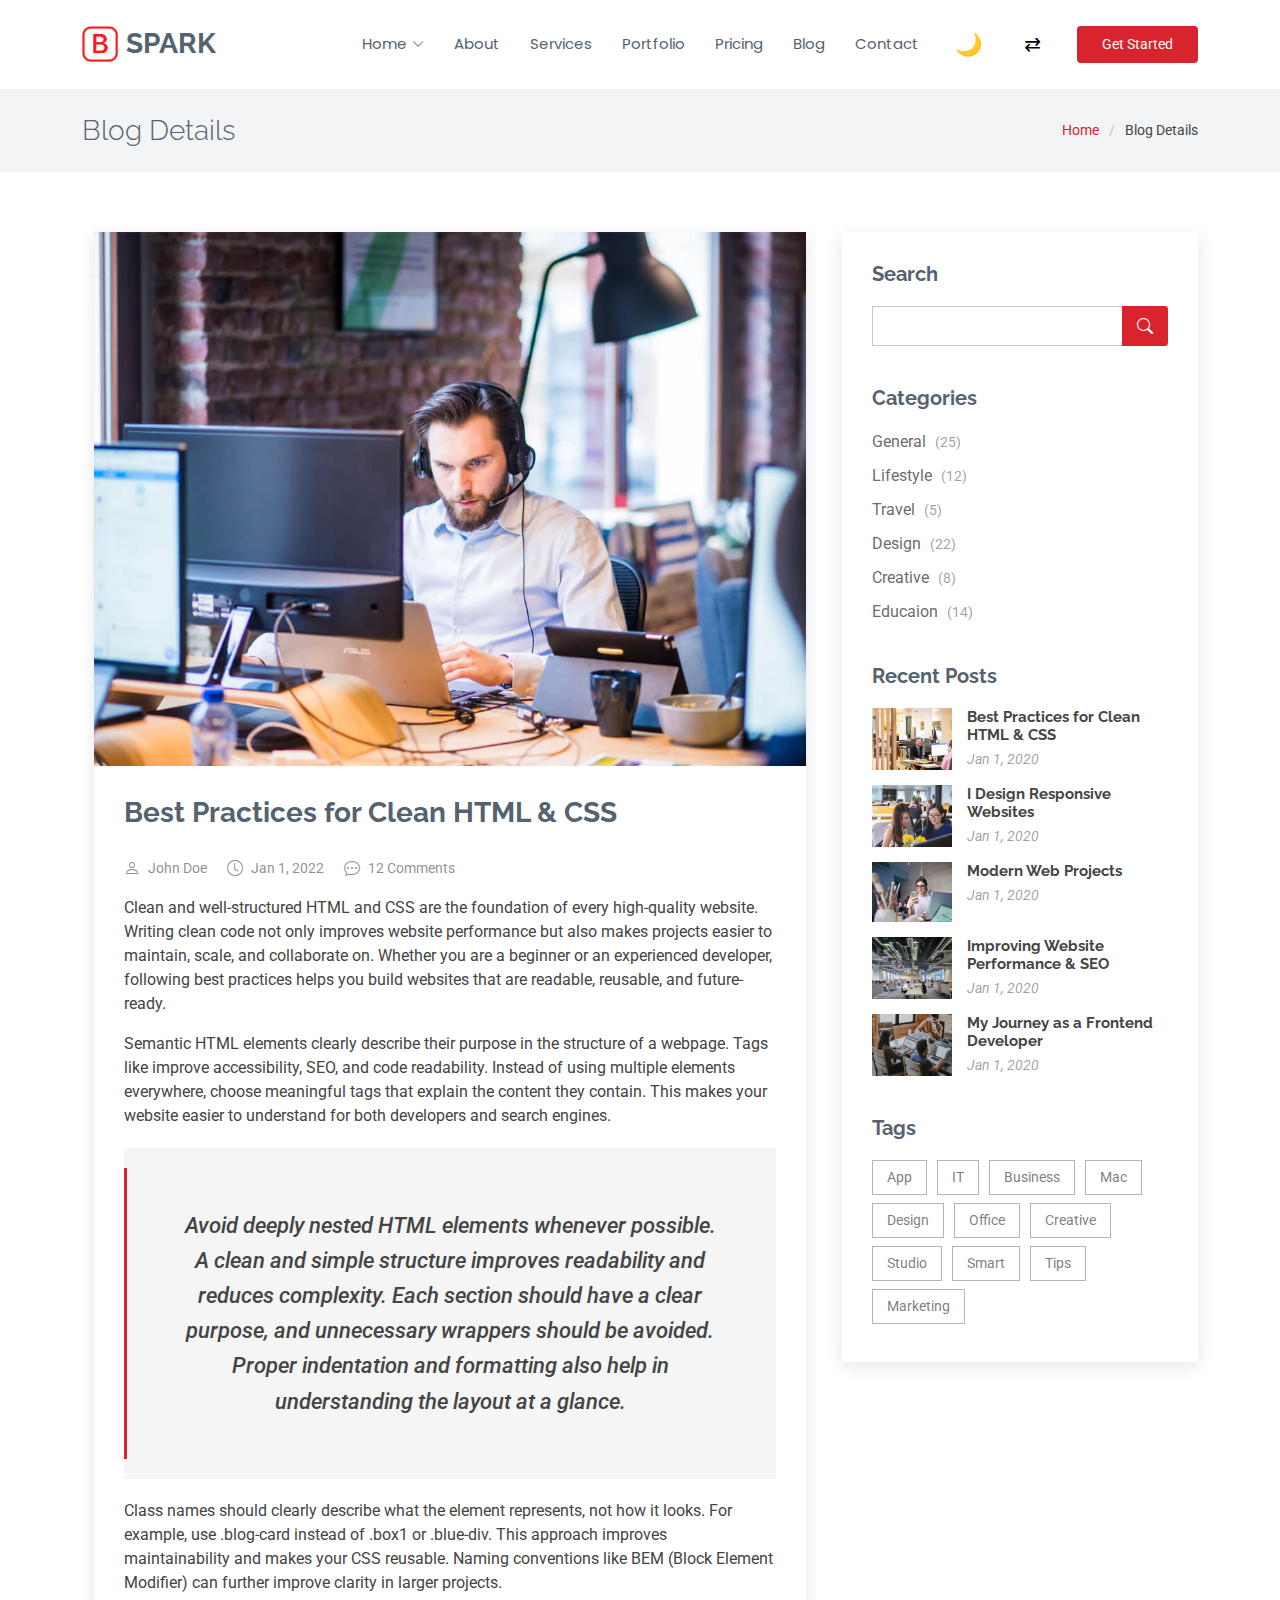
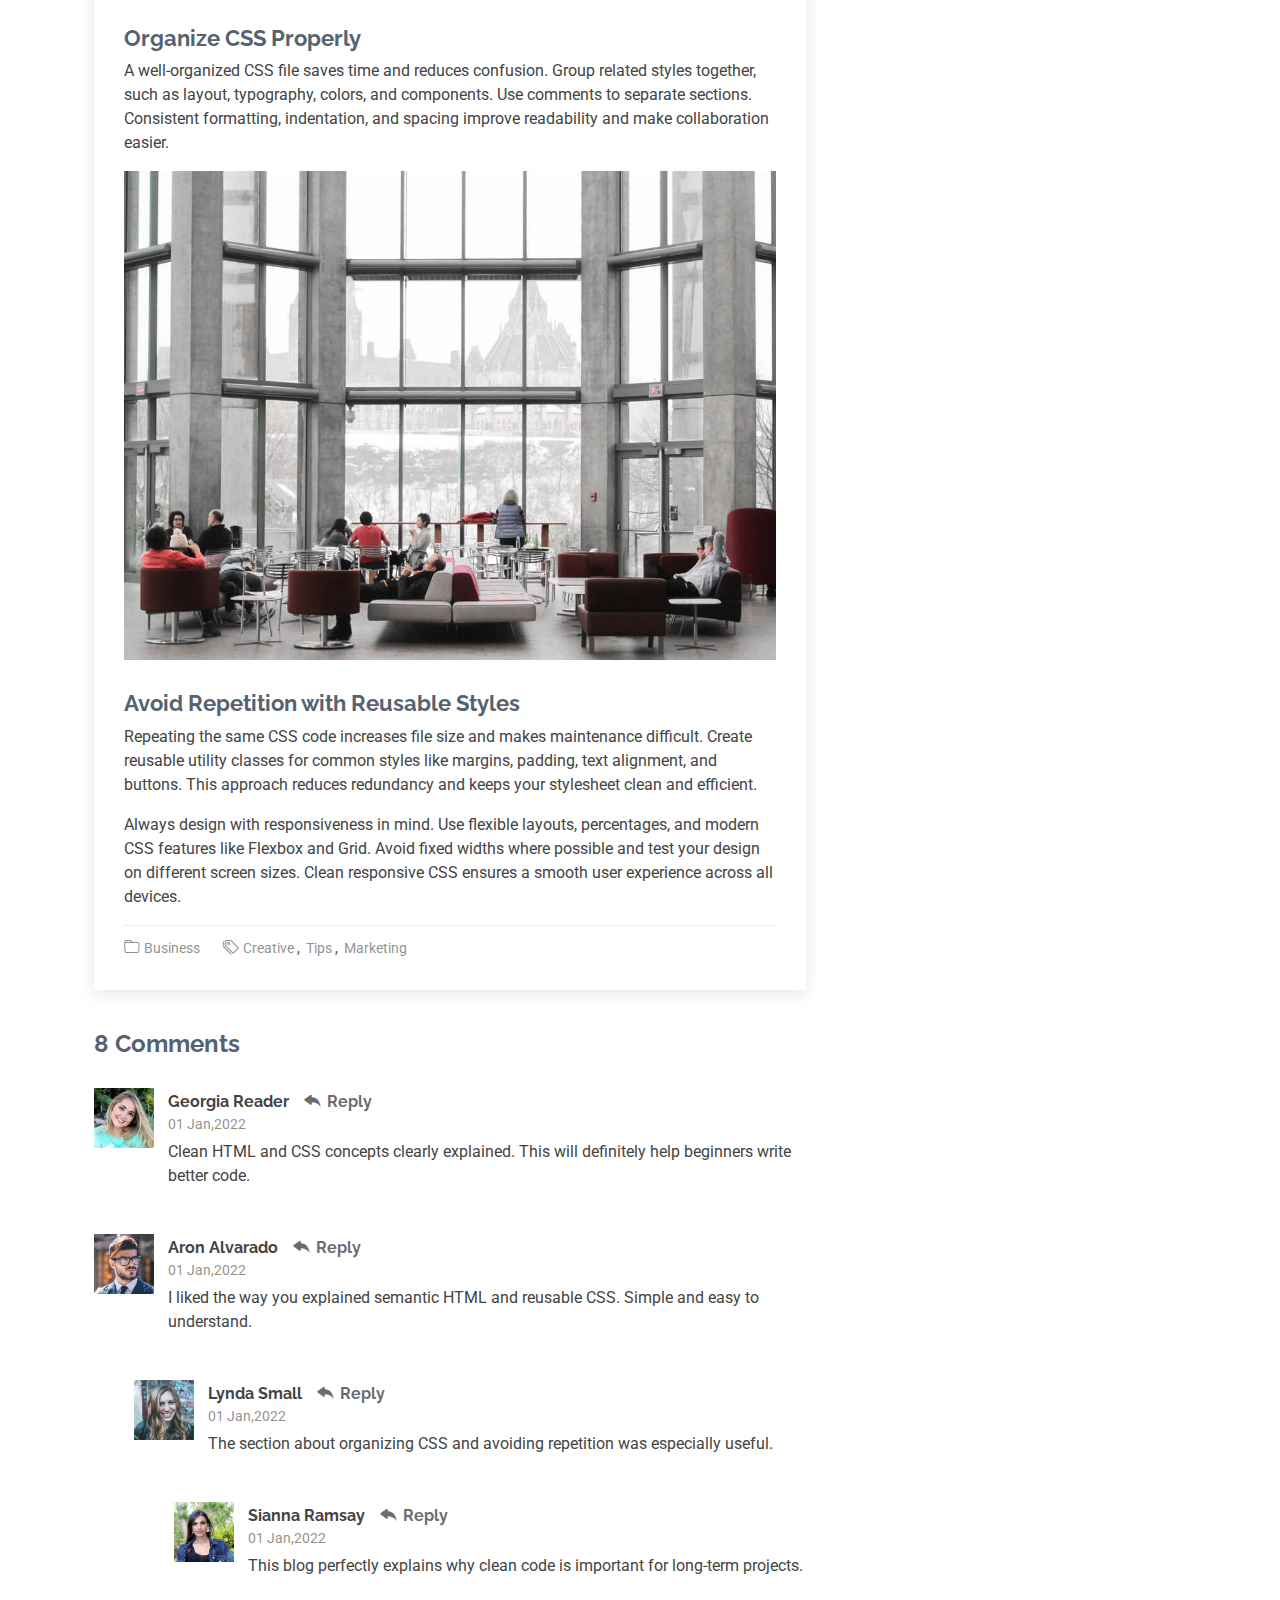
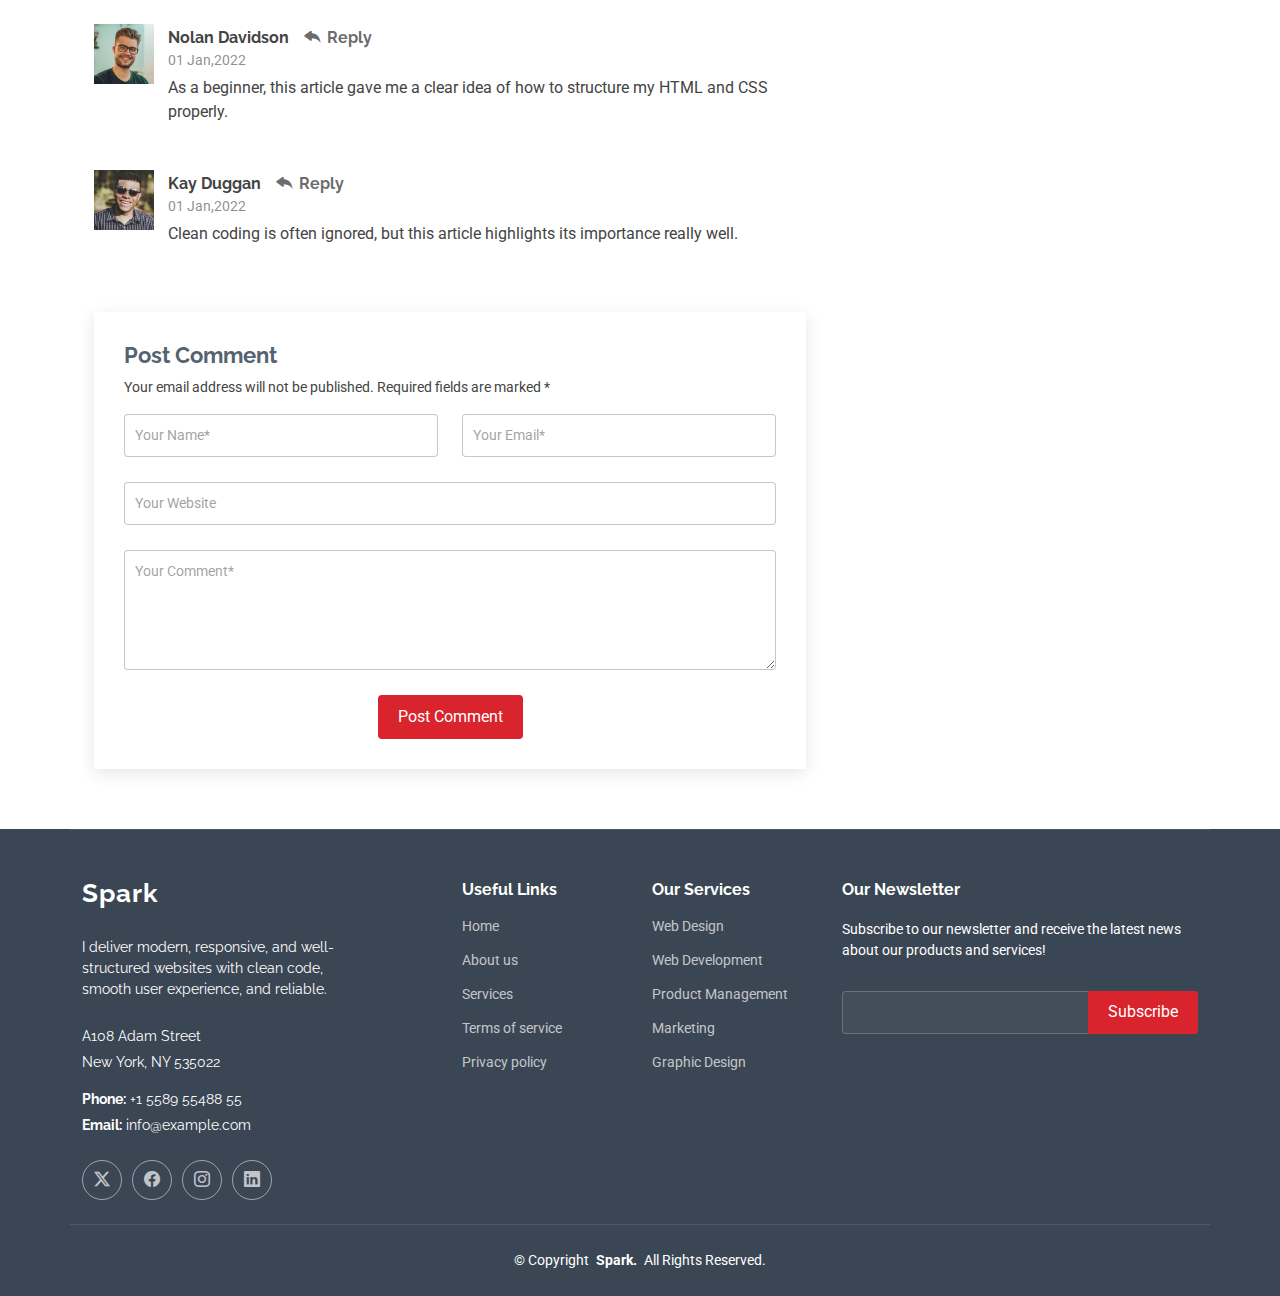
<file: blog-details.html>
<!DOCTYPE html>
<html lang="en">

<head>
  <meta charset="utf-8">
  <meta content="width=device-width, initial-scale=1.0" name="viewport">
  <title>Blog Details - Personal Portfolio Website</title>
  <meta name="description" content="">
  <meta name="keywords" content="">

  <!-- Favicons -->
  <link href="assets/img/favicon.png" rel="icon">
  <link href="assets/img/apple-touch-icon.png" rel="apple-touch-icon">

  <!-- Fonts -->
  <link href="https://fonts.googleapis.com" rel="preconnect">
  <link href="https://fonts.gstatic.com" rel="preconnect" crossorigin>
  <link href="https://fonts.googleapis.com/css2?family=Roboto:ital,wght@0,100;0,300;0,400;0,500;0,700;0,900;1,100;1,300;1,400;1,500;1,700;1,900&family=Poppins:ital,wght@0,100;0,200;0,300;0,400;0,500;0,600;0,700;0,800;0,900;1,100;1,200;1,300;1,400;1,500;1,600;1,700;1,800;1,900&family=Raleway:ital,wght@0,100;0,200;0,300;0,400;0,500;0,600;0,700;0,800;0,900;1,100;1,200;1,300;1,400;1,500;1,600;1,700;1,800;1,900&display=swap" rel="stylesheet">

  <!-- Vendor CSS Files -->
  <link href="assets/vendor/bootstrap/css/bootstrap.min.css" rel="stylesheet">
  <link href="assets/vendor/bootstrap-icons/bootstrap-icons.css" rel="stylesheet">
  <link href="assets/vendor/aos/aos.css" rel="stylesheet">
  <link href="assets/vendor/glightbox/css/glightbox.min.css" rel="stylesheet">
  <link href="assets/vendor/swiper/swiper-bundle.min.css" rel="stylesheet">

  <!-- Main CSS File -->
  <link href="assets/css/main.css" rel="stylesheet">

  <!-- =======================================================
  * Template Name: Spark
  * Template URL: https://sparksample.com/
  * Updated: Aug 07 2024 with Bootstrap v5.3.3
  * Author: BootstrapMade.com
  * License: https://bootstrapmade.com/license/
  ======================================================== -->
</head>

<body class="blog-details-page">

 <header id="header" class="header d-flex align-items-center sticky-top">
   <div class="container-fluid container-xl position-relative d-flex align-items-center">

      <a href="index.html" class="logo d-flex align-items-center me-auto">
        <!-- Uncomment the line below if you also wish to use an image logo -->
        <img src="assets/img/logo.png" alt=""> 
        <h1 class="sitename">Spark</h1>
      </a>

      <nav id="navmenu" class="navmenu">
        <ul>
          <li class="dropdown"><a href="index.html"><span>Home</span> <i class="bi bi-chevron-down toggle-dropdown"></i></a>
            <ul>
              <li><a href="home.html">Home 1</a></li>
              <li><a href="home-2.html">Home 2</a></li>
             </ul>
          </li>
          <li><a href="about.html">About</a></li>
          <li><a href="services.html">Services</a></li>
          <li><a href="portfolio.html">Portfolio</a></li>
          
          <li><a href="pricing.html">Pricing</a></li>
          <li><a href="blog.html"><span>Blog</span> </a>
      </li>
          <li><a href="contact.html">Contact</a></li>
        </ul>
        <i class="mobile-nav-toggle d-xl-none bi bi-list"></i>
      </nav>

      <button id="theme-toggle" class="theme-btn" aria-label="Toggle theme">
  🌙
</button>
<button id="rtl-toggle" class="rtl-btn" aria-label="Toggle RTL">
  ⇄
</button>
<a class="btn-getstarted" href="contact.html">Get Started</a>

    </div>
  </header>

  <main class="main">

    <!-- Page Title -->
    <div class="page-title light-background">
      <div class="container d-lg-flex justify-content-between align-items-center">
        <h1 class="mb-2 mb-lg-0">Blog Details</h1>
        <nav class="breadcrumbs">
          <ol>
            <li><a href="index.html">Home</a></li>
            <li class="current">Blog Details</li>
          </ol>
        </nav>
      </div>
    </div><!-- End Page Title -->

    <div class="container">
      <div class="row">

        <div class="col-lg-8">

          <!-- Blog Details Section -->
          <section id="blog-details" class="blog-details section">
            <div class="container">

              <article class="article">

                <div class="post-img">
                  <img src="assets/img/blog/blog-1.jpg" alt="" class="img-fluid">
                </div>

                <h2 class="title">Best Practices for Clean HTML & CSS</h2>

                <div class="meta-top">
                  <ul>
                    <li class="d-flex align-items-center"><i class="bi bi-person"></i> <a href="blog-details.html">John Doe</a></li>
                    <li class="d-flex align-items-center"><i class="bi bi-clock"></i> <a href="blog-details.html"><time datetime="2020-01-01">Jan 1, 2022</time></a></li>
                    <li class="d-flex align-items-center"><i class="bi bi-chat-dots"></i> <a href="blog-details.html">12 Comments</a></li>
                  </ul>
                </div><!-- End meta top -->

                <div class="content">
                  <p>
                    Clean and well-structured HTML and CSS are the foundation of every high-quality website. Writing clean code not only improves website performance but also makes projects easier to maintain, scale, and collaborate on. Whether you are a beginner or an experienced developer, following best practices helps you build websites that are readable, reusable, and future-ready.
                  </p>

                  <p>
                    Semantic HTML elements clearly describe their purpose in the structure of a webpage. Tags like improve accessibility, SEO, and code readability. Instead of using multiple elements everywhere, choose meaningful tags that explain the content they contain. This makes your website easier to understand for both developers and search engines.
                  </p>

                  <blockquote>
                    <p>
                      Avoid deeply nested HTML elements whenever possible. A clean and simple structure improves readability and reduces complexity. Each section should have a clear purpose, and unnecessary wrappers should be avoided. Proper indentation and formatting also help in understanding the layout at a glance.
                    </p>
                  </blockquote>

                  <p>
                    Class names should clearly describe what the element represents, not how it looks. For example, use .blog-card instead of .box1 or .blue-div. This approach improves maintainability and makes your CSS reusable. Naming conventions like BEM (Block Element Modifier) can further improve clarity in larger projects.
                  </p>

                  <h3>Organize CSS Properly</h3>
                  <p>
                    A well-organized CSS file saves time and reduces confusion. Group related styles together, such as layout, typography, colors, and components. Use comments to separate sections. Consistent formatting, indentation, and spacing improve readability and make collaboration easier.
                  </p>
                  <img src="assets/img/blog/blog-inside-post.jpg" class="img-fluid" alt="">

                  <h3>Avoid Repetition with Reusable Styles</h3>
                  <p>
                    Repeating the same CSS code increases file size and makes maintenance difficult. Create reusable utility classes for common styles like margins, padding, text alignment, and buttons. This approach reduces redundancy and keeps your stylesheet clean and efficient.
                  </p>
                  <p>
                   Always design with responsiveness in mind. Use flexible layouts, percentages, and modern CSS features like Flexbox and Grid. Avoid fixed widths where possible and test your design on different screen sizes. Clean responsive CSS ensures a smooth user experience across all devices.

                </div><!-- End post content -->

                <div class="meta-bottom">
                  <i class="bi bi-folder"></i>
                  <ul class="cats">
                    <li><a href="#">Business</a></li>
                  </ul>

                  <i class="bi bi-tags"></i>
                  <ul class="tags">
                    <li><a href="#">Creative</a></li>
                    <li><a href="#">Tips</a></li>
                    <li><a href="#">Marketing</a></li>
                  </ul>
                </div><!-- End meta bottom -->

              </article>

            </div>
          </section><!-- /Blog Details Section -->

          <!-- Blog Comments Section -->
          <section id="blog-comments" class="blog-comments section">

            <div class="container">

              <h4 class="comments-count">8 Comments</h4>

              <div id="comment-1" class="comment">
                <div class="d-flex">
                  <div class="comment-img"><img src="assets/img/blog/comments-1.jpg" alt=""></div>
                  <div>
                    <h5><a href="">Georgia Reader</a> <a href="#" class="reply"><i class="bi bi-reply-fill"></i> Reply</a></h5>
                    <time datetime="2020-01-01">01 Jan,2022</time>
                    <p>
                      Clean HTML and CSS concepts clearly explained. This will definitely help beginners write better code.
                    </p>
                  </div>
                </div>
              </div><!-- End comment #1 -->

              <div id="comment-2" class="comment">
                <div class="d-flex">
                  <div class="comment-img"><img src="assets/img/blog/comments-2.jpg" alt=""></div>
                  <div>
                    <h5><a href="">Aron Alvarado</a> <a href="#" class="reply"><i class="bi bi-reply-fill"></i> Reply</a></h5>
                    <time datetime="2020-01-01">01 Jan,2022</time>
                    <p>
                      I liked the way you explained semantic HTML and reusable CSS. Simple and easy to understand.
                    </p>
                  </div>
                </div>

                <div id="comment-reply-1" class="comment comment-reply">
                  <div class="d-flex">
                    <div class="comment-img"><img src="assets/img/blog/comments-3.jpg" alt=""></div>
                    <div>
                      <h5><a href="">Lynda Small</a> <a href="#" class="reply"><i class="bi bi-reply-fill"></i> Reply</a></h5>
                      <time datetime="2020-01-01">01 Jan,2022</time>
                      <p>
                        The section about organizing CSS and avoiding repetition was especially useful.
                      </p>
                    </div>
                  </div>

                  <div id="comment-reply-2" class="comment comment-reply">
                    <div class="d-flex">
                      <div class="comment-img"><img src="assets/img/blog/comments-4.jpg" alt=""></div>
                      <div>
                        <h5><a href="">Sianna Ramsay</a> <a href="#" class="reply"><i class="bi bi-reply-fill"></i> Reply</a></h5>
                        <time datetime="2020-01-01">01 Jan,2022</time>
                        <p>
                          This blog perfectly explains why clean code is important for long-term projects.
                        </p>
                      </div>
                    </div>

                  </div><!-- End comment reply #2-->

                </div><!-- End comment reply #1-->

              </div><!-- End comment #2-->

              <div id="comment-3" class="comment">
                <div class="d-flex">
                  <div class="comment-img"><img src="assets/img/blog/comments-5.jpg" alt=""></div>
                  <div>
                    <h5><a href="">Nolan Davidson</a> <a href="#" class="reply"><i class="bi bi-reply-fill"></i> Reply</a></h5>
                    <time datetime="2020-01-01">01 Jan,2022</time>
                    <p>
                      As a beginner, this article gave me a clear idea of how to structure my HTML and CSS properly.
                    </p>
                  </div>
                </div>

              </div><!-- End comment #3 -->

              <div id="comment-4" class="comment">
                <div class="d-flex">
                  <div class="comment-img"><img src="assets/img/blog/comments-6.jpg" alt=""></div>
                  <div>
                    <h5><a href="">Kay Duggan</a> <a href="#" class="reply"><i class="bi bi-reply-fill"></i> Reply</a></h5>
                    <time datetime="2020-01-01">01 Jan,2022</time>
                    <p>
                      Clean coding is often ignored, but this article highlights its importance really well.
                    </p>
                  </div>
                </div>

              </div><!-- End comment #4 -->

            </div>

          </section><!-- /Blog Comments Section -->

          <!-- Comment Form Section -->
          <section id="comment-form" class="comment-form section">
            <div class="container">

              <form action="">

                <h4>Post Comment</h4>
                <p>Your email address will not be published. Required fields are marked * </p>
                <div class="row">
                  <div class="col-md-6 form-group">
                    <input name="name" type="text" class="form-control" placeholder="Your Name*">
                  </div>
                  <div class="col-md-6 form-group">
                    <input name="email" type="text" class="form-control" placeholder="Your Email*">
                  </div>
                </div>
                <div class="row">
                  <div class="col form-group">
                    <input name="website" type="text" class="form-control" placeholder="Your Website">
                  </div>
                </div>
                <div class="row">
                  <div class="col form-group">
                    <textarea name="comment" class="form-control" placeholder="Your Comment*"></textarea>
                  </div>
                </div>

                <div class="text-center">
                  <button type="submit" class="btn btn-primary">Post Comment</button>
                </div>

              </form>

            </div>
          </section><!-- /Comment Form Section -->

        </div>

        <div class="col-lg-4 sidebar">

          <div class="widgets-container">

            <!-- Search Widget -->
            <div class="search-widget widget-item">

              <h3 class="widget-title">Search</h3>
              <form action="">
                <input type="text">
                <button type="submit" title="Search"><i class="bi bi-search"></i></button>
              </form>

            </div><!--/Search Widget -->

            <!-- Categories Widget -->
            <div class="categories-widget widget-item">

              <h3 class="widget-title">Categories</h3>
              <ul class="mt-3">
                <li><a href="#">General <span>(25)</span></a></li>
                <li><a href="#">Lifestyle <span>(12)</span></a></li>
                <li><a href="#">Travel <span>(5)</span></a></li>
                <li><a href="#">Design <span>(22)</span></a></li>
                <li><a href="#">Creative <span>(8)</span></a></li>
                <li><a href="#">Educaion <span>(14)</span></a></li>
              </ul>

            </div><!--/Categories Widget -->

            <!-- Recent Posts Widget -->
            <div class="recent-posts-widget widget-item">

              <h3 class="widget-title">Recent Posts</h3>

              <div class="post-item">
                <img src="assets/img/blog/blog-recent-1.jpg" alt="" class="flex-shrink-0">
                <div>
                  <h4><a href="blog-details.html">Best Practices for Clean HTML & CSS</a></h4>
                  <time datetime="2020-01-01">Jan 1, 2020</time>
                </div>
              </div><!-- End recent post item-->

              <div class="post-item">
                <img src="assets/img/blog/blog-recent-2.jpg" alt="" class="flex-shrink-0">
                <div>
                  <h4><a href="blog-details.html">I Design Responsive Websites</a></h4>
                  <time datetime="2020-01-01">Jan 1, 2020</time>
                </div>
              </div><!-- End recent post item-->

              <div class="post-item">
                <img src="assets/img/blog/blog-recent-3.jpg" alt="" class="flex-shrink-0">
                <div>
                  <h4><a href="blog-details.html">Modern Web Projects</a></h4>
                  <time datetime="2020-01-01">Jan 1, 2020</time>
                </div>
              </div><!-- End recent post item-->

              <div class="post-item">
                <img src="assets/img/blog/blog-recent-4.jpg" alt="" class="flex-shrink-0">
                <div>
                  <h4><a href="blog-details.html">Improving Website Performance & SEO</a></h4>
                  <time datetime="2020-01-01">Jan 1, 2020</time>
                </div>
              </div><!-- End recent post item-->

              <div class="post-item">
                <img src="assets/img/blog/blog-recent-5.jpg" alt="" class="flex-shrink-0">
                <div>
                  <h4><a href="blog-details.html">My Journey as a Frontend Developer</a></h4>
                  <time datetime="2020-01-01">Jan 1, 2020</time>
                </div>
              </div><!-- End recent post item-->

            </div><!--/Recent Posts Widget -->

            <!-- Tags Widget -->
            <div class="tags-widget widget-item">

              <h3 class="widget-title">Tags</h3>
              <ul>
                <li><a href="#">App</a></li>
                <li><a href="#">IT</a></li>
                <li><a href="#">Business</a></li>
                <li><a href="#">Mac</a></li>
                <li><a href="#">Design</a></li>
                <li><a href="#">Office</a></li>
                <li><a href="#">Creative</a></li>
                <li><a href="#">Studio</a></li>
                <li><a href="#">Smart</a></li>
                <li><a href="#">Tips</a></li>
                <li><a href="#">Marketing</a></li>
              </ul>

            </div><!--/Tags Widget -->

          </div>

        </div>

      </div>
    </div>

  </main>

  <footer id="footer" class="footer dark-background">

    <div class="container footer-top">
      <div class="row gy-4">
        <div class="col-lg-4 col-md-6 footer-about">
          <a href="index.html" class="logo d-flex align-items-center">
            <span class="sitename">Spark</span>
          </a>
          <div class="footer-contact pt-3">
            <p>I deliver modern, responsive, and well-structured websites with clean code, smooth user experience, and reliable.</p><br>
            <p>A108 Adam Street</p>
            <p>New York, NY 535022</p>
            <p class="mt-3"><strong>Phone:</strong> <span>+1 5589 55488 55</span></p>
            <p><strong>Email:</strong> <span>info@example.com</span></p>
          </div>
          <div class="social-links d-flex mt-4">
            <a href=""><i class="bi bi-twitter-x"></i></a>
            <a href=""><i class="bi bi-facebook"></i></a>
            <a href=""><i class="bi bi-instagram"></i></a>
            <a href=""><i class="bi bi-linkedin"></i></a>
          </div>
        </div>

        <div class="col-lg-2 col-md-3 footer-links">
          <h4>Useful Links</h4>
          <ul>
            <li><a href="#">Home</a></li>
            <li><a href="#">About us</a></li>
            <li><a href="#">Services</a></li>
            <li><a href="#">Terms of service</a></li>
            <li><a href="#">Privacy policy</a></li>
          </ul>
        </div>

        <div class="col-lg-2 col-md-3 footer-links">
          <h4>Our Services</h4>
          <ul>
            <li><a href="#">Web Design</a></li>
            <li><a href="#">Web Development</a></li>
            <li><a href="#">Product Management</a></li>
            <li><a href="#">Marketing</a></li>
            <li><a href="#">Graphic Design</a></li>
          </ul>
        </div>

        <div class="col-lg-4 col-md-12 footer-newsletter">
          <h4>Our Newsletter</h4>
          <p>Subscribe to our newsletter and receive the latest news about our products and services!</p>
          <form action="forms/newsletter.php" method="post" class="php-email-form">
            <div class="newsletter-form"><input type="email" name="email"><input type="submit" value="Subscribe"></div>
            <div class="loading">Loading</div>
            <div class="error-message"></div>
            <div class="sent-message">Your subscription request has been sent. Thank you!</div>
          </form>
        </div>

      </div>
    </div>

   <div class="container copyright text-center mt-4">
      <p>© <span>Copyright</span> <strong class="px-1 sitename">Spark.</strong> <span>All Rights Reserved.</span></p>
      
    </div>

  </footer>

  <!-- Scroll Top -->
  <a href="#" id="scroll-top" class="scroll-top d-flex align-items-center justify-content-center"><i class="bi bi-arrow-up-short"></i></a>

  <!-- Preloader -->
  <div id="preloader"></div>

  <!-- Vendor JS Files -->
  <script src="assets/vendor/bootstrap/js/bootstrap.bundle.min.js"></script>
  <script src="assets/vendor/php-email-form/validate.js"></script>
  <script src="assets/vendor/aos/aos.js"></script>
  <script src="assets/vendor/glightbox/js/glightbox.min.js"></script>
  <script src="assets/vendor/imagesloaded/imagesloaded.pkgd.min.js"></script>
  <script src="assets/vendor/isotope-layout/isotope.pkgd.min.js"></script>
  <script src="assets/vendor/purecounter/purecounter_vanilla.js"></script>
  <script src="assets/vendor/waypoints/noframework.waypoints.js"></script>
  <script src="assets/vendor/swiper/swiper-bundle.min.js"></script>

  <!-- Main JS File -->
  <script src="assets/js/main.js"></script>
<script>
document.addEventListener("DOMContentLoaded", function () {
  let currentPath = window.location.pathname;
  if(currentPath === "/") currentPath = "/index.html"; // home page fallback

  document.querySelectorAll(".navmenu a").forEach(link => {
    const href = link.getAttribute("href");
    if(href === currentPath || href === currentPath.replace("/", "")) {
      link.classList.add("active");
      const parent = link.closest("li");
      if(parent) parent.classList.add("active");
    }
  });
});
</script>
</body>

</html>
</file>
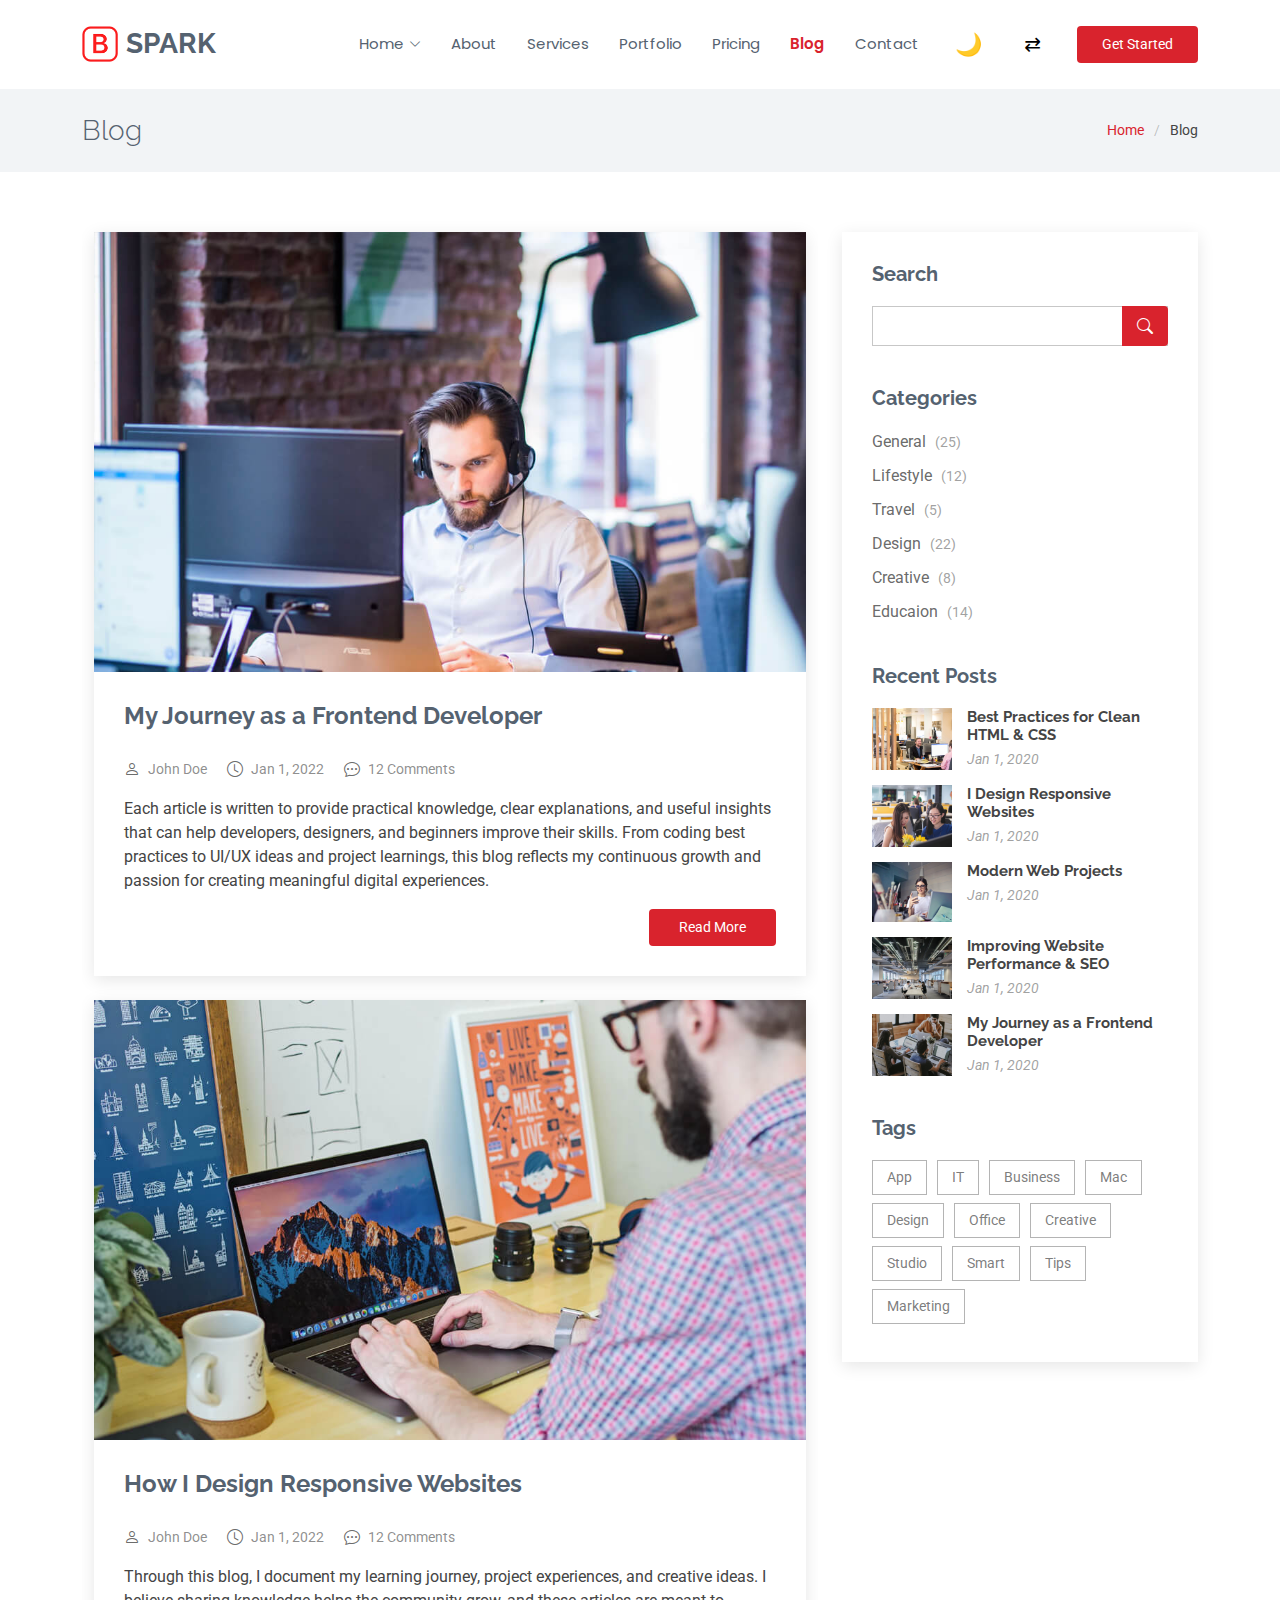
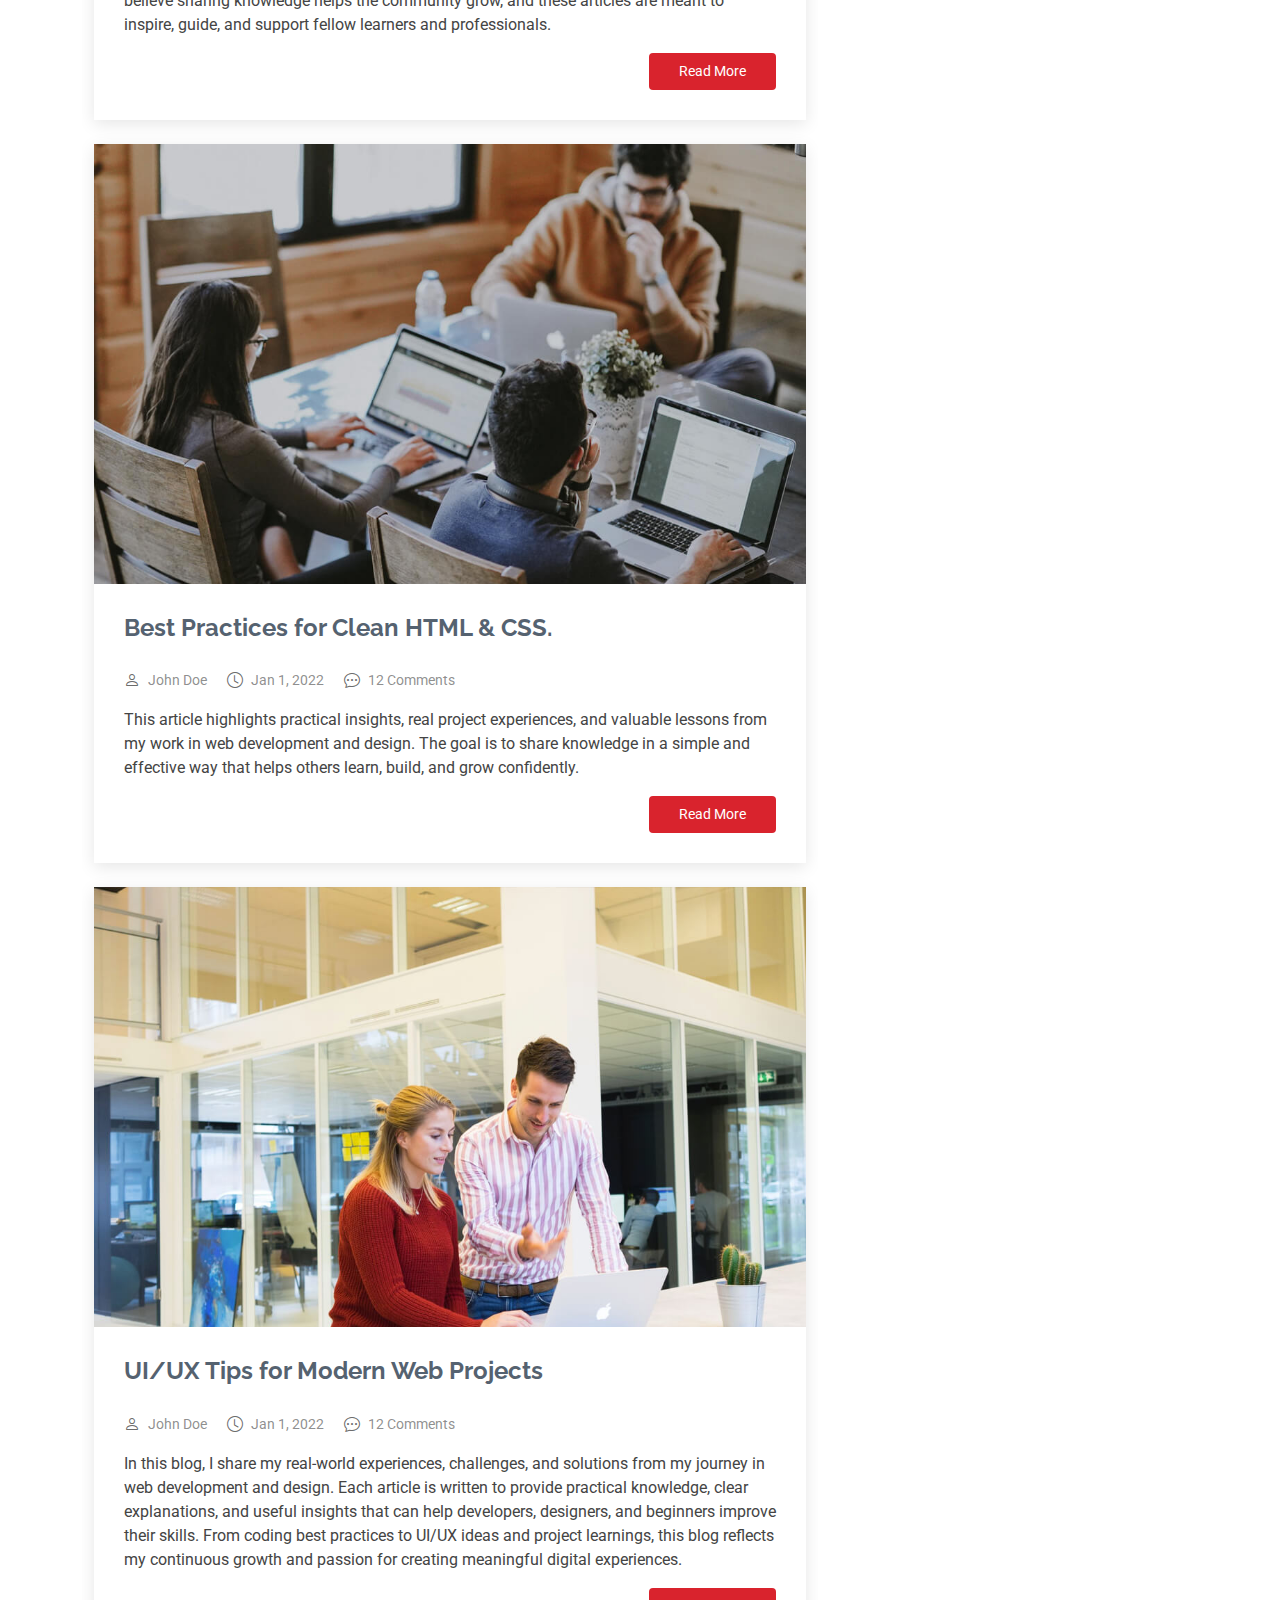
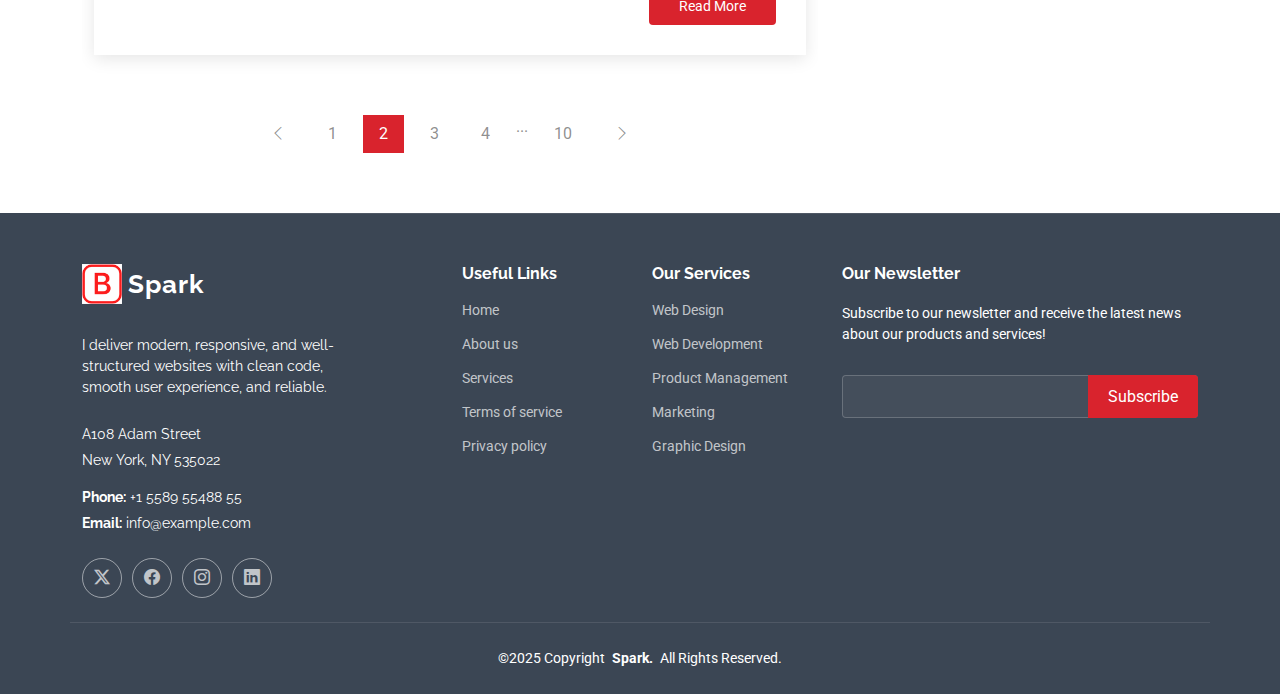
<file: blog.html>
<!DOCTYPE html>
<html lang="en">

<head>
  <meta charset="utf-8">
  <meta content="width=device-width, initial-scale=1.0" name="viewport">
  <title>Blog - Personal Portfolio Website</title>
  <meta name="description" content="">
  <meta name="keywords" content="">

  <!-- Favicons -->
  <link href="assets/img/favicon.png" rel="icon">
  <link href="assets/img/apple-touch-icon.png" rel="apple-touch-icon">

  <!-- Fonts -->
  <link href="https://fonts.googleapis.com" rel="preconnect">
  <link href="https://fonts.gstatic.com" rel="preconnect" crossorigin>
  <link href="https://fonts.googleapis.com/css2?family=Roboto:ital,wght@0,100;0,300;0,400;0,500;0,700;0,900;1,100;1,300;1,400;1,500;1,700;1,900&family=Poppins:ital,wght@0,100;0,200;0,300;0,400;0,500;0,600;0,700;0,800;0,900;1,100;1,200;1,300;1,400;1,500;1,600;1,700;1,800;1,900&family=Raleway:ital,wght@0,100;0,200;0,300;0,400;0,500;0,600;0,700;0,800;0,900;1,100;1,200;1,300;1,400;1,500;1,600;1,700;1,800;1,900&display=swap" rel="stylesheet">

  <!-- Vendor CSS Files -->
  <link href="assets/vendor/bootstrap/css/bootstrap.min.css" rel="stylesheet">
  <link href="assets/vendor/bootstrap-icons/bootstrap-icons.css" rel="stylesheet">
  <link href="assets/vendor/aos/aos.css" rel="stylesheet">
  <link href="assets/vendor/glightbox/css/glightbox.min.css" rel="stylesheet">
  <link href="assets/vendor/swiper/swiper-bundle.min.css" rel="stylesheet">

  <!-- Main CSS File -->
  <link href="assets/css/main.css" rel="stylesheet">

  <!-- =======================================================
  * Template Name: Spark
  * Template URL: https://sparksample.com/
  * Updated: Aug 07 2024 with Bootstrap v5.3.3
  * Author: BootstrapMade.com
  * License: https://bootstrapmade.com/license/
  ======================================================== -->
</head>

<body class="blog-page">

 <header id="header" class="header d-flex align-items-center sticky-top">
    <div class="container-fluid container-xl position-relative d-flex align-items-center">

      <a href="index.html" class="logo d-flex align-items-center me-auto">
        <!-- Uncomment the line below if you also wish to use an image logo -->
        <img src="assets/img/logo.png" alt=""> 
        <h1 class="sitename">Spark</h1>
      </a>

      <nav id="navmenu" class="navmenu">
        <ul>
          <li class="dropdown"><a href="index.html"><span>Home</span> <i class="bi bi-chevron-down toggle-dropdown"></i></a>
            <ul>
              <li><a href="index.html">Home 1</a></li>
              <li><a href="home-2.html">Home 2</a></li>
             </ul>
          </li>
          <li><a href="about.html">About</a></li>
          <li><a href="services.html">Services</a></li>
          <li><a href="portfolio.html">Portfolio</a></li>
          
          <li><a href="pricing.html">Pricing</a></li>
          <li><a href="blog.html"><span>Blog</span> </a>
      </li>
          <li><a href="contact.html">Contact</a></li>
        </ul>
        <i class="mobile-nav-toggle d-xl-none bi bi-list"></i>
      </nav>

      <button id="theme-toggle" class="theme-btn" aria-label="Toggle theme">
  🌙
</button>
<button id="rtl-toggle" class="rtl-btn" aria-label="Toggle RTL">
  ⇄
</button>
<a class="btn-getstarted" href="contact.html">Get Started</a>

    </div>
  </header>

  <main class="main">

    <!-- Page Title -->
    <div class="page-title light-background">
      <div class="container d-lg-flex justify-content-between align-items-center">
        <h1 class="mb-2 mb-lg-0">Blog</h1>
        <nav class="breadcrumbs">
          <ol>
            <li><a href="index.html">Home</a></li>
            <li class="current">Blog</li>
          </ol>
        </nav>
      </div>
    </div><!-- End Page Title -->

    <div class="container">
      <div class="row">

        <div class="col-lg-8">

          <!-- Blog Posts Section -->
          <section id="blog-posts" class="blog-posts section">

            <div class="container">

              <div class="row gy-4">

                <div class="col-lg-12">
                  <article>

                    <div class="post-img">
                      <img src="assets/img/blog/blog-1.jpg" alt="" class="img-fluid">
                    </div>

                    <h2 class="title">
                      <a href="blog-details.html">My Journey as a Frontend Developer</a>
                    </h2>

                    <div class="meta-top">
                      <ul>
                        <li class="d-flex align-items-center"><i class="bi bi-person"></i> <a href="blog-details.html">John Doe</a></li>
                        <li class="d-flex align-items-center"><i class="bi bi-clock"></i> <a href="blog-details.html"><time datetime="2022-01-01">Jan 1, 2022</time></a></li>
                        <li class="d-flex align-items-center"><i class="bi bi-chat-dots"></i> <a href="blog-details.html">12 Comments</a></li>
                      </ul>
                    </div>

                    <div class="content">
                      <p>
                        Each article is written to provide practical knowledge, clear explanations, and useful insights that can help developers, designers, and beginners improve their skills. From coding best practices to UI/UX ideas and project learnings, this blog reflects my continuous growth and passion for creating meaningful digital experiences.
                      </p>

                      <div class="read-more">
                        <a href="blog-details.html">Read More</a>
                      </div>
                    </div>

                  </article>
                </div><!-- End post list item -->

                <div class="col-lg-12">

                  <article>

                    <div class="post-img">
                      <img src="assets/img/blog/blog-2.jpg" alt="" class="img-fluid">
                    </div>

                    <h2 class="title">
                      <a href="blog-details.html">How I Design Responsive Websites</a>
                    </h2>

                    <div class="meta-top">
                      <ul>
                        <li class="d-flex align-items-center"><i class="bi bi-person"></i> <a href="blog-details.html">John Doe</a></li>
                        <li class="d-flex align-items-center"><i class="bi bi-clock"></i> <a href="blog-details.html"><time datetime="2022-01-01">Jan 1, 2022</time></a></li>
                        <li class="d-flex align-items-center"><i class="bi bi-chat-dots"></i> <a href="blog-details.html">12 Comments</a></li>
                      </ul>
                    </div>

                    <div class="content">
                      <p>
                        Through this blog, I document my learning journey, project experiences, and creative ideas. I believe sharing knowledge helps the community grow, and these articles are meant to inspire, guide, and support fellow learners and professionals.
                      </p>
                      <div class="read-more">
                        <a href="blog-details.html">Read More</a>
                      </div>
                    </div>

                  </article>

                </div><!-- End post list item -->

                <div class="col-lg-12">

                  <article>

                    <div class="post-img">
                      <img src="assets/img/blog/blog-3.jpg" alt="" class="img-fluid">
                    </div>

                    <h2 class="title">
                      <a href="blog-details.html">Best Practices for Clean HTML & CSS.</a>
                    </h2>

                    <div class="meta-top">
                      <ul>
                        <li class="d-flex align-items-center"><i class="bi bi-person"></i> <a href="blog-details.html">John Doe</a></li>
                        <li class="d-flex align-items-center"><i class="bi bi-clock"></i> <a href="blog-details.html"><time datetime="2022-01-01">Jan 1, 2022</time></a></li>
                        <li class="d-flex align-items-center"><i class="bi bi-chat-dots"></i> <a href="blog-details.html">12 Comments</a></li>
                      </ul>
                    </div>

                    <div class="content">
                      <p>
                        This article highlights practical insights, real project experiences, and valuable lessons from my work in web development and design. The goal is to share knowledge in a simple and effective way that helps others learn, build, and grow confidently.
                      </p>
                      <div class="read-more">
                        <a href="blog-details.html">Read More</a>
                      </div>
                    </div>

                  </article>

                </div><!-- End post list item -->

                <div class="col-lg-12">

                  <article>

                    <div class="post-img">
                      <img src="assets/img/blog/blog-4.jpg" alt="" class="img-fluid">
                    </div>

                    <h2 class="title">
                      <a href="blog-details.html">UI/UX Tips for Modern Web Projects</a>
                    </h2>

                    <div class="meta-top">
                      <ul>
                        <li class="d-flex align-items-center"><i class="bi bi-person"></i> <a href="blog-details.html">John Doe</a></li>
                        <li class="d-flex align-items-center"><i class="bi bi-clock"></i> <a href="blog-details.html"><time datetime="2022-01-01">Jan 1, 2022</time></a></li>
                        <li class="d-flex align-items-center"><i class="bi bi-chat-dots"></i> <a href="blog-details.html">12 Comments</a></li>
                      </ul>
                    </div>

                    <div class="content">
                      <p>
                        In this blog, I share my real-world experiences, challenges, and solutions from my journey in web development and design. Each article is written to provide practical knowledge, clear explanations, and useful insights that can help developers, designers, and beginners improve their skills. From coding best practices to UI/UX ideas and project learnings, this blog reflects my continuous growth and passion for creating meaningful digital experiences.
                      </p>
                      <div class="read-more">
                        <a href="blog-details.html">Read More</a>
                      </div>
                    </div>

                  </article>

                </div><!-- End post list item -->

              </div><!-- End blog posts list -->

            </div>

          </section><!-- /Blog Posts Section -->

          <!-- Blog Pagination Section -->
          <section id="blog-pagination" class="blog-pagination section">

            <div class="container">
              <div class="d-flex justify-content-center">
                <ul>
                  <li><a href="#"><i class="bi bi-chevron-left"></i></a></li>
                  <li><a href="#">1</a></li>
                  <li><a href="#" class="active">2</a></li>
                  <li><a href="#">3</a></li>
                  <li><a href="#">4</a></li>
                  <li>...</li>
                  <li><a href="#">10</a></li>
                  <li><a href="#"><i class="bi bi-chevron-right"></i></a></li>
                </ul>
              </div>
            </div>

          </section><!-- /Blog Pagination Section -->

        </div>

        <div class="col-lg-4 sidebar">

          <div class="widgets-container">

            <!-- Search Widget -->
            <div class="search-widget widget-item">

              <h3 class="widget-title">Search</h3>
              <form action="">
                <input type="text">
                <button type="submit" title="Search"><i class="bi bi-search"></i></button>
              </form>

            </div><!--/Search Widget -->

            <!-- Categories Widget -->
            <div class="categories-widget widget-item">

              <h3 class="widget-title">Categories</h3>
              <ul class="mt-3">
                <li><a href="#">General <span>(25)</span></a></li>
                <li><a href="#">Lifestyle <span>(12)</span></a></li>
                <li><a href="#">Travel <span>(5)</span></a></li>
                <li><a href="#">Design <span>(22)</span></a></li>
                <li><a href="#">Creative <span>(8)</span></a></li>
                <li><a href="#">Educaion <span>(14)</span></a></li>
              </ul>

            </div><!--/Categories Widget -->

            <!-- Recent Posts Widget -->
            <div class="recent-posts-widget widget-item">

              <h3 class="widget-title">Recent Posts</h3>

              <div class="post-item">
                <img src="assets/img/blog/blog-recent-1.jpg" alt="" class="flex-shrink-0">
                <div>
                  <h4><a href="blog-details.html">Best Practices for Clean HTML & CSS</a></h4>
                  <time datetime="2020-01-01">Jan 1, 2020</time>
                </div>
              </div><!-- End recent post item-->

              <div class="post-item">
                <img src="assets/img/blog/blog-recent-2.jpg" alt="" class="flex-shrink-0">
                <div>
                  <h4><a href="blog-details.html">I Design Responsive Websites</a></h4>
                  <time datetime="2020-01-01">Jan 1, 2020</time>
                </div>
              </div><!-- End recent post item-->

              <div class="post-item">
                <img src="assets/img/blog/blog-recent-3.jpg" alt="" class="flex-shrink-0">
                <div>
                  <h4><a href="blog-details.html">Modern Web Projects</a></h4>
                  <time datetime="2020-01-01">Jan 1, 2020</time>
                </div>
              </div><!-- End recent post item-->

              <div class="post-item">
                <img src="assets/img/blog/blog-recent-4.jpg" alt="" class="flex-shrink-0">
                <div>
                  <h4><a href="blog-details.html">Improving Website Performance & SEO</a></h4>
                  <time datetime="2020-01-01">Jan 1, 2020</time>
                </div>
              </div><!-- End recent post item-->

              <div class="post-item">
                <img src="assets/img/blog/blog-recent-5.jpg" alt="" class="flex-shrink-0">
                <div>
                  <h4><a href="blog-details.html">My Journey as a Frontend Developer</a></h4>
                  <time datetime="2020-01-01">Jan 1, 2020</time>
                </div>
              </div><!-- End recent post item-->

            </div><!--/Recent Posts Widget -->

            <!-- Tags Widget -->
            <div class="tags-widget widget-item">

              <h3 class="widget-title">Tags</h3>
              <ul>
                <li><a href="#">App</a></li>
                <li><a href="#">IT</a></li>
                <li><a href="#">Business</a></li>
                <li><a href="#">Mac</a></li>
                <li><a href="#">Design</a></li>
                <li><a href="#">Office</a></li>
                <li><a href="#">Creative</a></li>
                <li><a href="#">Studio</a></li>
                <li><a href="#">Smart</a></li>
                <li><a href="#">Tips</a></li>
                <li><a href="#">Marketing</a></li>
              </ul>

            </div><!--/Tags Widget -->

          </div>

        </div>

      </div>
    </div>

  </main>

  <footer id="footer" class="footer dark-background">

    <div class="container footer-top">
      <div class="row gy-4">
        <div class="col-lg-4 col-md-6 footer-about">
          <a href="index.html" class="logo d-flex align-items-center">
            <img src="assets/img/logo.png" alt="">
            <span class="sitename">Spark</span>
          </a>
          <div class="footer-contact pt-3">
            <p>I deliver modern, responsive, and well-structured websites with clean code, smooth user experience, and reliable.</p><br>
            <p>A108 Adam Street</p>
            <p>New York, NY 535022</p>
            <p class="mt-3"><strong>Phone:</strong> <span>+1 5589 55488 55</span></p>
            <p><strong>Email:</strong> <span>info@example.com</span></p>
          </div>
          <div class="social-links d-flex mt-4">
            <a href=""><i class="bi bi-twitter-x"></i></a>
            <a href=""><i class="bi bi-facebook"></i></a>
            <a href=""><i class="bi bi-instagram"></i></a>
            <a href=""><i class="bi bi-linkedin"></i></a>
          </div>
        </div>

        <div class="col-lg-2 col-md-3 footer-links">
          <h4>Useful Links</h4>
          <ul>
            <li><a href="#">Home</a></li>
            <li><a href="#">About us</a></li>
            <li><a href="#">Services</a></li>
            <li><a href="#">Terms of service</a></li>
            <li><a href="#">Privacy policy</a></li>
          </ul>
        </div>

        <div class="col-lg-2 col-md-3 footer-links">
          <h4>Our Services</h4>
          <ul>
            <li><a href="#">Web Design</a></li>
            <li><a href="#">Web Development</a></li>
            <li><a href="#">Product Management</a></li>
            <li><a href="#">Marketing</a></li>
            <li><a href="#">Graphic Design</a></li>
          </ul>
        </div>

        <div class="col-lg-4 col-md-12 footer-newsletter">
          <h4>Our Newsletter</h4>
          <p>Subscribe to our newsletter and receive the latest news about our products and services!</p>
          <form action="forms/newsletter.php" method="post" class="php-email-form">
            <div class="newsletter-form"><input type="email" name="email"><input type="submit" value="Subscribe"></div>
            <div class="loading">Loading</div>
            <div class="error-message"></div>
            <div class="sent-message">Your subscription request has been sent. Thank you!</div>
          </form>
        </div>

      </div>
    </div>

   <div class="container copyright text-center mt-4">
      <p>©2025 <span>Copyright</span> <strong class="px-1 sitename">Spark.</strong> <span>All Rights Reserved.</span></p>
      
    </div>

  </footer>

  <!-- Scroll Top -->
  <a href="#" id="scroll-top" class="scroll-top d-flex align-items-center justify-content-center"><i class="bi bi-arrow-up-short"></i></a>

  <!-- Preloader -->
  <div id="preloader"></div>

  <!-- Vendor JS Files -->
  <script src="assets/vendor/bootstrap/js/bootstrap.bundle.min.js"></script>
  <script src="assets/vendor/php-email-form/validate.js"></script>
  <script src="assets/vendor/aos/aos.js"></script>
  <script src="assets/vendor/glightbox/js/glightbox.min.js"></script>
  <script src="assets/vendor/imagesloaded/imagesloaded.pkgd.min.js"></script>
  <script src="assets/vendor/isotope-layout/isotope.pkgd.min.js"></script>
  <script src="assets/vendor/purecounter/purecounter_vanilla.js"></script>
  <script src="assets/vendor/waypoints/noframework.waypoints.js"></script>
  <script src="assets/vendor/swiper/swiper-bundle.min.js"></script>

  <!-- Main JS File -->
  <script src="assets/js/main.js"></script>
<script>
document.addEventListener("DOMContentLoaded", function () {
  let currentPath = window.location.pathname;
  if(currentPath === "/") currentPath = "/index.html"; // home page fallback

  document.querySelectorAll(".navmenu a").forEach(link => {
    const href = link.getAttribute("href");
    if(href === currentPath || href === currentPath.replace("/", "")) {
      link.classList.add("active");
      const parent = link.closest("li");
      if(parent) parent.classList.add("active");
    }
  });
});
</script>
</body>

</html>
</file>
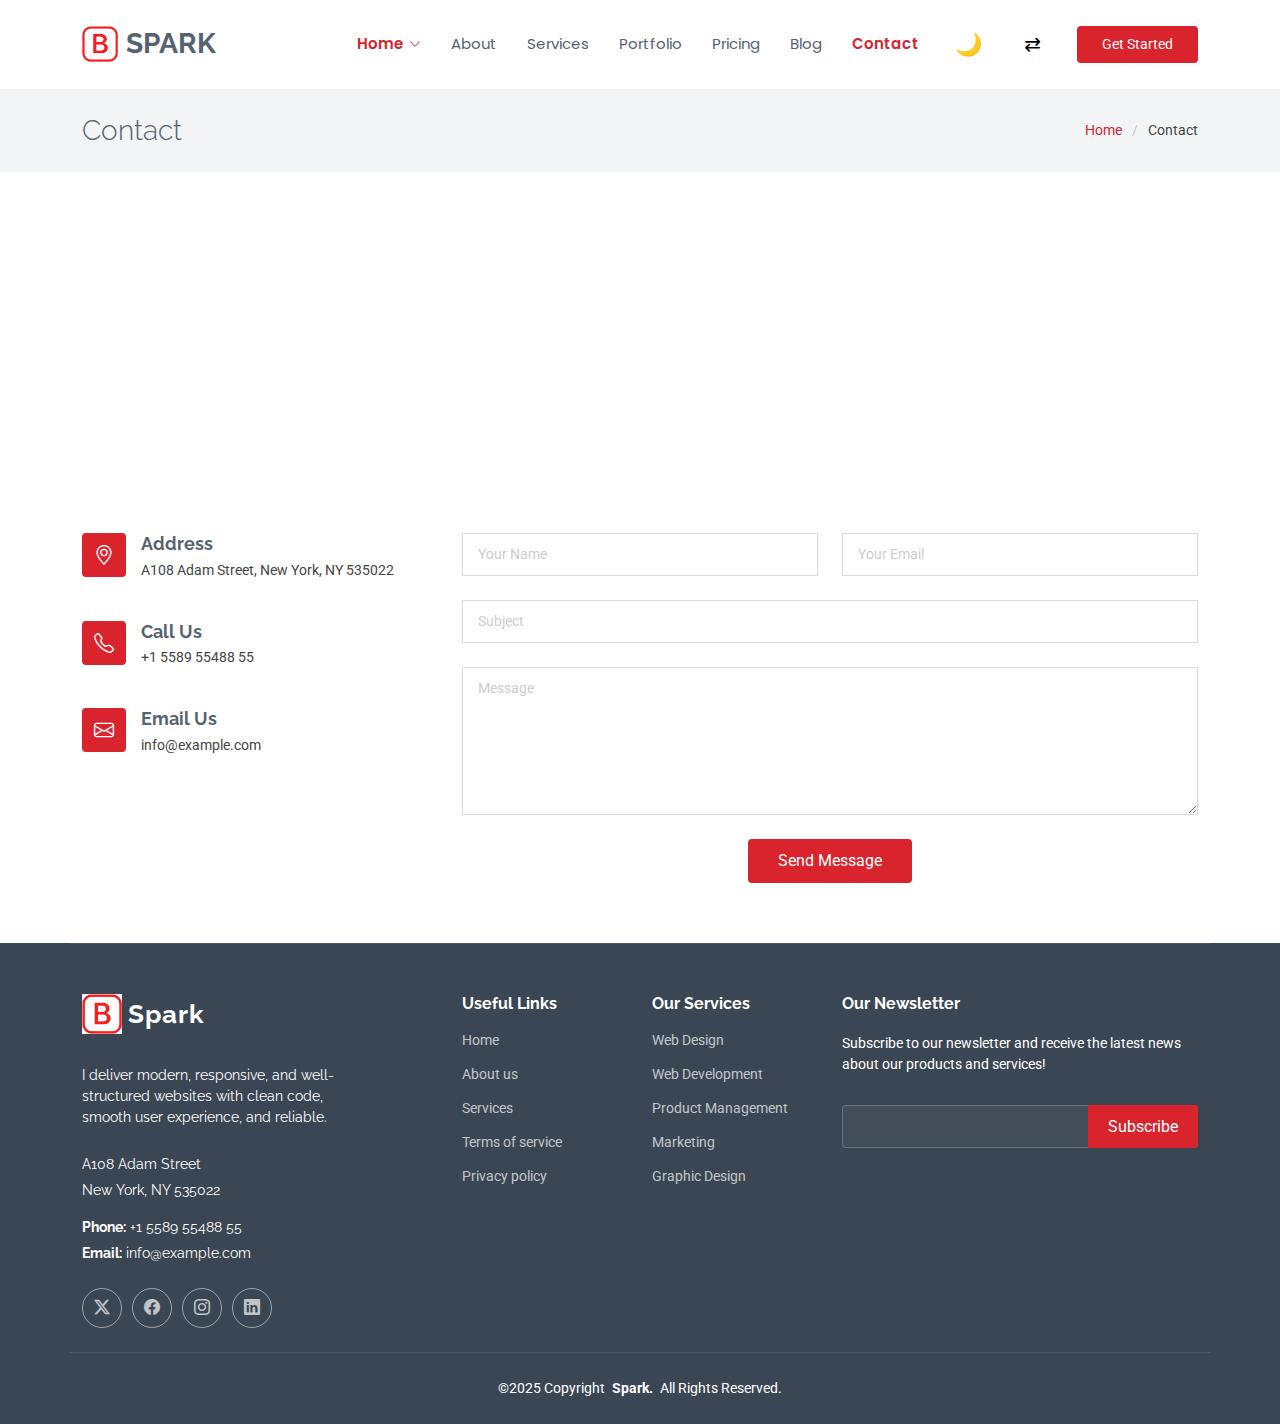
<file: contact.html>
<!DOCTYPE html>
<html lang="en">

<head>
  <meta charset="utf-8">
  <meta content="width=device-width, initial-scale=1.0" name="viewport">
  <title>Contact - Personal Portfolio Website</title>
  <meta name="description" content="">
  <meta name="keywords" content="">

  <!-- Favicons -->
  <link href="assets/img/favicon.png" rel="icon">
  <link href="assets/img/apple-touch-icon.png" rel="apple-touch-icon">

  <!-- Fonts -->
  <link href="https://fonts.googleapis.com" rel="preconnect">
  <link href="https://fonts.gstatic.com" rel="preconnect" crossorigin>
  <link href="https://fonts.googleapis.com/css2?family=Roboto:ital,wght@0,100;0,300;0,400;0,500;0,700;0,900;1,100;1,300;1,400;1,500;1,700;1,900&family=Poppins:ital,wght@0,100;0,200;0,300;0,400;0,500;0,600;0,700;0,800;0,900;1,100;1,200;1,300;1,400;1,500;1,600;1,700;1,800;1,900&family=Raleway:ital,wght@0,100;0,200;0,300;0,400;0,500;0,600;0,700;0,800;0,900;1,100;1,200;1,300;1,400;1,500;1,600;1,700;1,800;1,900&display=swap" rel="stylesheet">

  <!-- Vendor CSS Files -->
  <link href="assets/vendor/bootstrap/css/bootstrap.min.css" rel="stylesheet">
  <link href="assets/vendor/bootstrap-icons/bootstrap-icons.css" rel="stylesheet">
  <link href="assets/vendor/aos/aos.css" rel="stylesheet">
  <link href="assets/vendor/glightbox/css/glightbox.min.css" rel="stylesheet">
  <link href="assets/vendor/swiper/swiper-bundle.min.css" rel="stylesheet">

  <!-- Main CSS File -->
  <link href="assets/css/main.css" rel="stylesheet">

  <!-- =======================================================
  * Template Name: Spark
  * Template URL: https://sparksample.com/
  * Updated: Aug 07 2024 with Bootstrap v5.3.3
  * Author: BootstrapMade.com
  * License: https://bootstrapmade.com/license/
  ======================================================== -->
</head>

<body class="contact-page">

  <header id="header" class="header d-flex align-items-center sticky-top">
    <div class="container-fluid container-xl position-relative d-flex align-items-center">

      <a href="index.html" class="logo d-flex align-items-center me-auto">
        <!-- Uncomment the line below if you also wish to use an image logo -->
        <img src="assets/img/logo.png" alt=""> 
        <h1 class="sitename">Spark</h1>
      </a>

      <nav id="navmenu" class="navmenu">
        <ul>
          <li class="dropdown active"><a href="index.html"><span>Home</span> <i class="bi bi-chevron-down toggle-dropdown"></i></a>
            <ul>
              <li><a href="index.html">Home 1</a></li>
              <li><a href="home-2.html">Home 2</a></li>
             </ul>
          </li>
          <li><a href="about.html">About</a></li>
          <li><a href="services.html">Services</a></li>
          <li><a href="portfolio.html">Portfolio</a></li>
          
          <li><a href="pricing.html">Pricing</a></li>
          <li><a href="blog.html"><span>Blog</span> </a>
      </li>
          <li><a href="contact.html">Contact</a></li>
        </ul>
        <i class="mobile-nav-toggle d-xl-none bi bi-list"></i>
      </nav>

      <button id="theme-toggle" class="theme-btn" aria-label="Toggle theme">
  🌙
</button>
<button id="rtl-toggle" class="rtl-btn" aria-label="Toggle RTL">
  ⇄
</button>
<a class="btn-getstarted" href="contact.html">Get Started</a>

    </div>
  </header>

  <main class="main">

    <!-- Page Title -->
    <div class="page-title light-background">
      <div class="container d-lg-flex justify-content-between align-items-center">
        <h1 class="mb-2 mb-lg-0">Contact</h1>
        <nav class="breadcrumbs">
          <ol>
            <li><a href="index.html">Home</a></li>
            <li class="current">Contact</li>
          </ol>
        </nav>
      </div>
    </div><!-- End Page Title -->

    <!-- Contact Section -->
    <section id="contact" class="contact section">

      <div class="container" data-aos="fade-up" data-aos-delay="100">

        <div class="mb-4" data-aos="fade-up" data-aos-delay="200">
          <iframe style="border:0; width: 100%; height: 270px;" src="https://www.google.com/maps/embed?pb=!1m14!1m8!1m3!1d48389.78314118045!2d-74.006138!3d40.710059!3m2!1i1024!2i768!4f13.1!3m3!1m2!1s0x89c25a22a3bda30d%3A0xb89d1fe6bc499443!2sDowntown%20Conference%20Center!5e0!3m2!1sen!2sus!4v1676961268712!5m2!1sen!2sus" frameborder="0" allowfullscreen="" loading="lazy" referrerpolicy="no-referrer-when-downgrade"></iframe>
        </div><!-- End Google Maps -->

        <div class="row gy-4">

          <div class="col-lg-4">
            <div class="info-item d-flex" data-aos="fade-up" data-aos-delay="300">
              <i class="bi bi-geo-alt flex-shrink-0"></i>
              <div>
                <h3>Address</h3>
                <p>A108 Adam Street, New York, NY 535022</p>
              </div>
            </div><!-- End Info Item -->

            <div class="info-item d-flex" data-aos="fade-up" data-aos-delay="400">
              <i class="bi bi-telephone flex-shrink-0"></i>
              <div>
                <h3>Call Us</h3>
                <p>+1 5589 55488 55</p>
              </div>
            </div><!-- End Info Item -->

            <div class="info-item d-flex" data-aos="fade-up" data-aos-delay="500">
              <i class="bi bi-envelope flex-shrink-0"></i>
              <div>
                <h3>Email Us</h3>
                <p>info@example.com</p>
              </div>
            </div><!-- End Info Item -->

          </div>

          <div class="col-lg-8">
            <form action="forms/contact.php" method="post" class="php-email-form" data-aos="fade-up" data-aos-delay="200">
              <div class="row gy-4">

                <div class="col-md-6">
                  <input type="text" name="name" class="form-control" placeholder="Your Name" required="">
                </div>

                <div class="col-md-6 ">
                  <input type="email" class="form-control" name="email" placeholder="Your Email" required="">
                </div>

                <div class="col-md-12">
                  <input type="text" class="form-control" name="subject" placeholder="Subject" required="">
                </div>

                <div class="col-md-12">
                  <textarea class="form-control" name="message" rows="6" placeholder="Message" required=""></textarea>
                </div>

                <div class="col-md-12 text-center">
                  <div class="loading">Loading</div>
                  <div class="error-message"></div>
                  <div class="sent-message">Your message has been sent. Thank you!</div>

                  <button type="submit">Send Message</button>
                </div>

              </div>
            </form>
          </div><!-- End Contact Form -->

        </div>

      </div>

    </section><!-- /Contact Section -->

  </main>

  <footer id="footer" class="footer dark-background">

    <div class="container footer-top">
      <div class="row gy-4">
        <div class="col-lg-4 col-md-6 footer-about">
          <a href="index.html" class="logo d-flex align-items-center">
            <img src="assets/img/logo.png" alt="">
            <span class="sitename">Spark</span>
          </a>
          <div class="footer-contact pt-3">
            <p>I deliver modern, responsive, and well-structured websites with clean code, smooth user experience, and reliable.</p><br>
            <p>A108 Adam Street</p>
            <p>New York, NY 535022</p>
            <p class="mt-3"><strong>Phone:</strong> <span>+1 5589 55488 55</span></p>
            <p><strong>Email:</strong> <span>info@example.com</span></p>
          </div>
          <div class="social-links d-flex mt-4">
            <a href=""><i class="bi bi-twitter-x"></i></a>
            <a href=""><i class="bi bi-facebook"></i></a>
            <a href=""><i class="bi bi-instagram"></i></a>
            <a href=""><i class="bi bi-linkedin"></i></a>
          </div>
        </div>

        <div class="col-lg-2 col-md-3 footer-links">
          <h4>Useful Links</h4>
          <ul>
            <li><a href="#">Home</a></li>
            <li><a href="#">About us</a></li>
            <li><a href="#">Services</a></li>
            <li><a href="#">Terms of service</a></li>
            <li><a href="#">Privacy policy</a></li>
          </ul>
        </div>

        <div class="col-lg-2 col-md-3 footer-links">
          <h4>Our Services</h4>
          <ul>
            <li><a href="#">Web Design</a></li>
            <li><a href="#">Web Development</a></li>
            <li><a href="#">Product Management</a></li>
            <li><a href="#">Marketing</a></li>
            <li><a href="#">Graphic Design</a></li>
          </ul>
        </div>

        <div class="col-lg-4 col-md-12 footer-newsletter">
          <h4>Our Newsletter</h4>
          <p>Subscribe to our newsletter and receive the latest news about our products and services!</p>
          <form action="forms/newsletter.php" method="post" class="php-email-form">
            <div class="newsletter-form"><input type="email" name="email"><input type="submit" value="Subscribe"></div>
            <div class="loading">Loading</div>
            <div class="error-message"></div>
            <div class="sent-message">Your subscription request has been sent. Thank you!</div>
          </form>
        </div>

      </div>
    </div>

    <div class="container copyright text-center mt-4">
      <p>©2025 <span>Copyright</span> <strong class="px-1 sitename">Spark.</strong> <span>All Rights Reserved.</span></p>
      
    </div>

  </footer>

  <!-- Scroll Top -->
  <a href="#" id="scroll-top" class="scroll-top d-flex align-items-center justify-content-center"><i class="bi bi-arrow-up-short"></i></a>

  <!-- Preloader -->
  <div id="preloader"></div>

  <!-- Vendor JS Files -->
  <script src="assets/vendor/bootstrap/js/bootstrap.bundle.min.js"></script>
  <script src="assets/vendor/php-email-form/validate.js"></script>
  <script src="assets/vendor/aos/aos.js"></script>
  <script src="assets/vendor/glightbox/js/glightbox.min.js"></script>
  <script src="assets/vendor/imagesloaded/imagesloaded.pkgd.min.js"></script>
  <script src="assets/vendor/isotope-layout/isotope.pkgd.min.js"></script>
  <script src="assets/vendor/purecounter/purecounter_vanilla.js"></script>
  <script src="assets/vendor/waypoints/noframework.waypoints.js"></script>
  <script src="assets/vendor/swiper/swiper-bundle.min.js"></script>

  <!-- Main JS File -->
  <script src="assets/js/main.js"></script>
<script>
document.addEventListener("DOMContentLoaded", function () {
  let currentPath = window.location.pathname;
  if(currentPath === "/") currentPath = "/index.html"; // home page fallback

  document.querySelectorAll(".navmenu a").forEach(link => {
    const href = link.getAttribute("href");
    if(href === currentPath || href === currentPath.replace("/", "")) {
      link.classList.add("active");
      const parent = link.closest("li");
      if(parent) parent.classList.add("active");
    }
  });
});
</script>
</body>

</html>
</file>
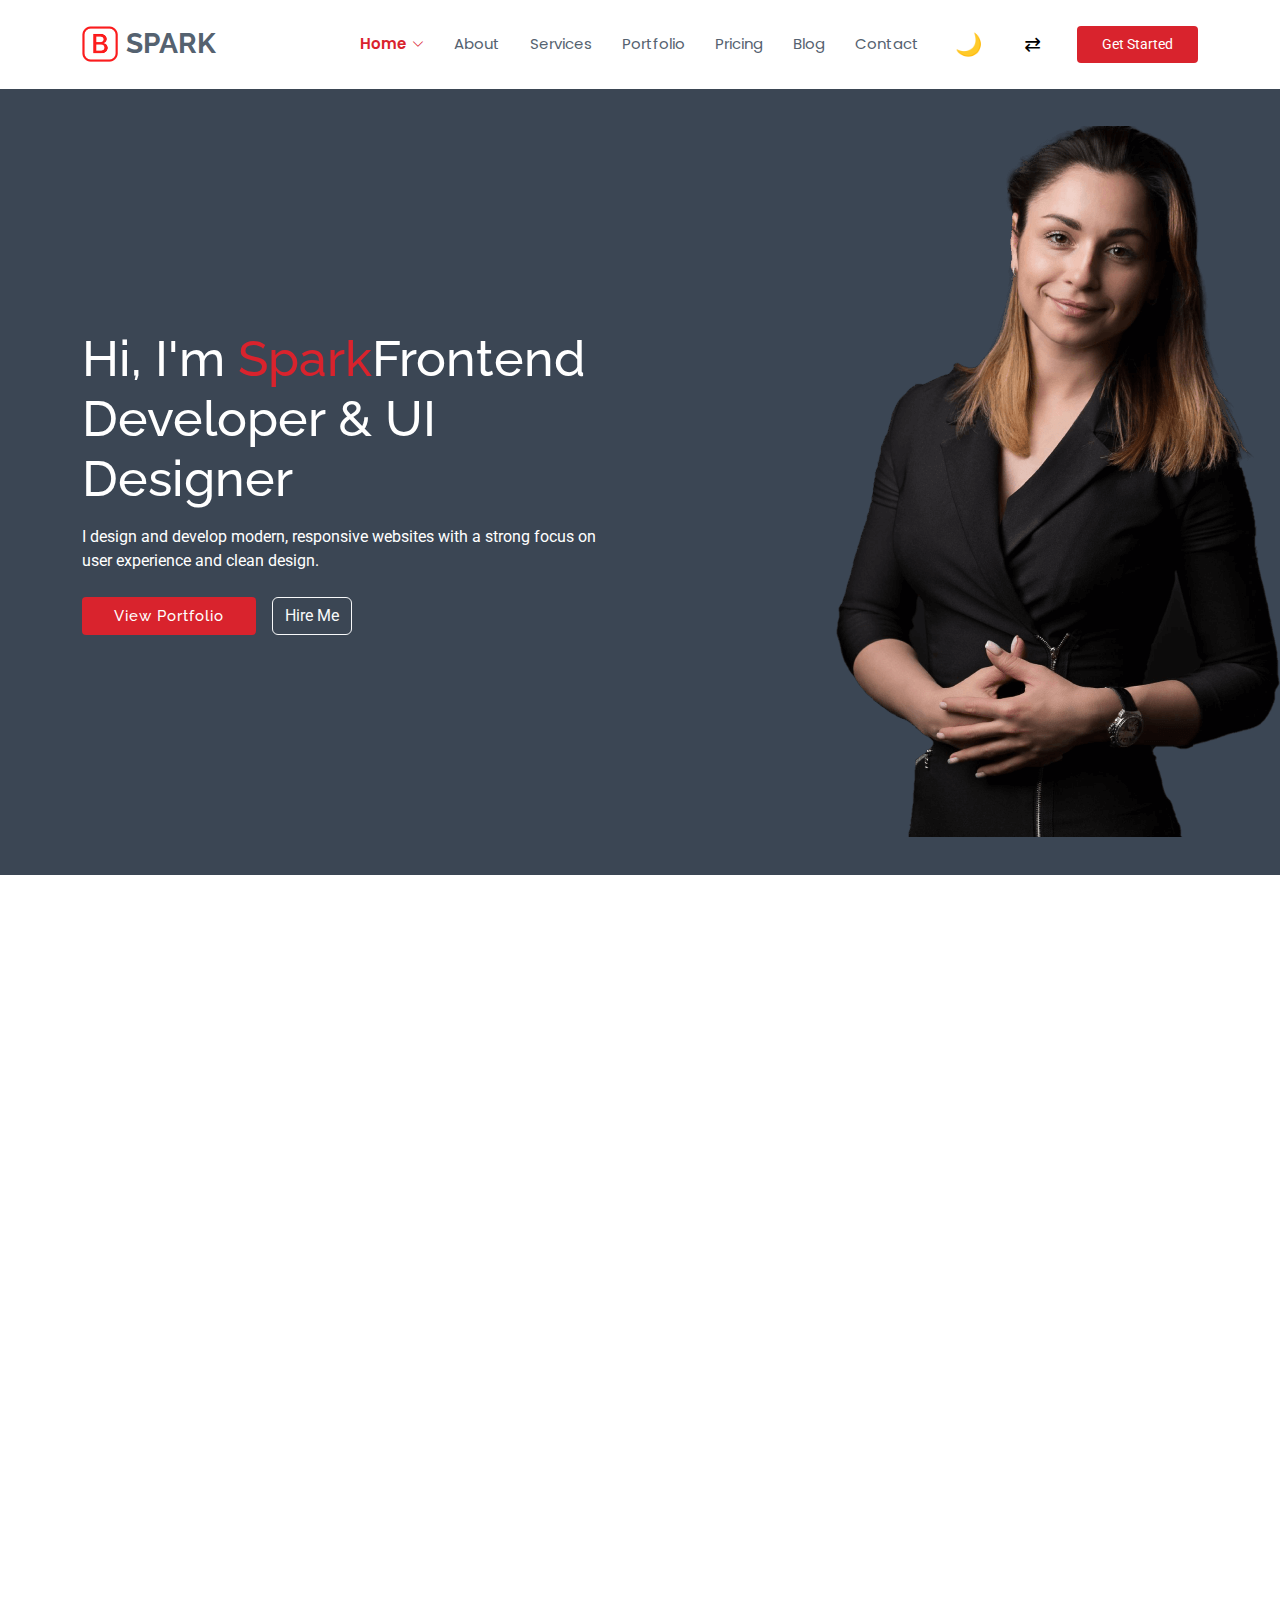
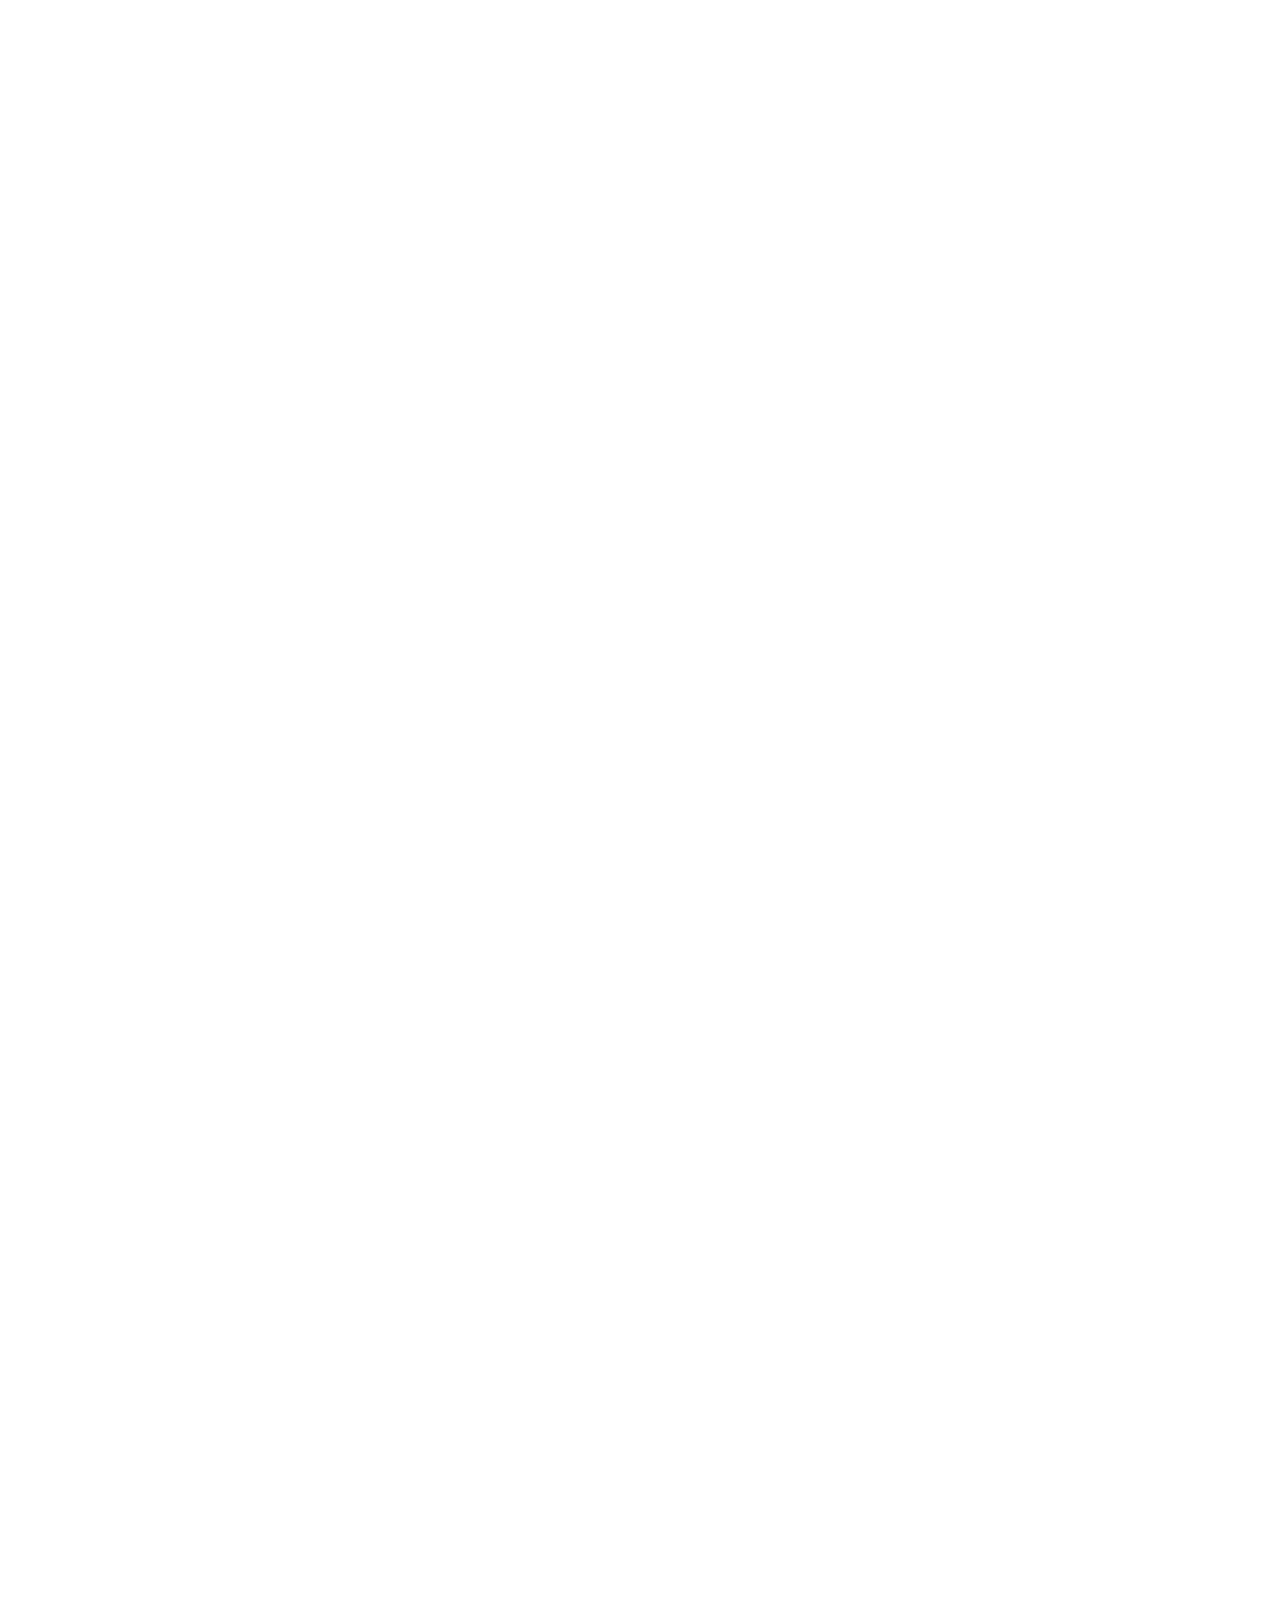
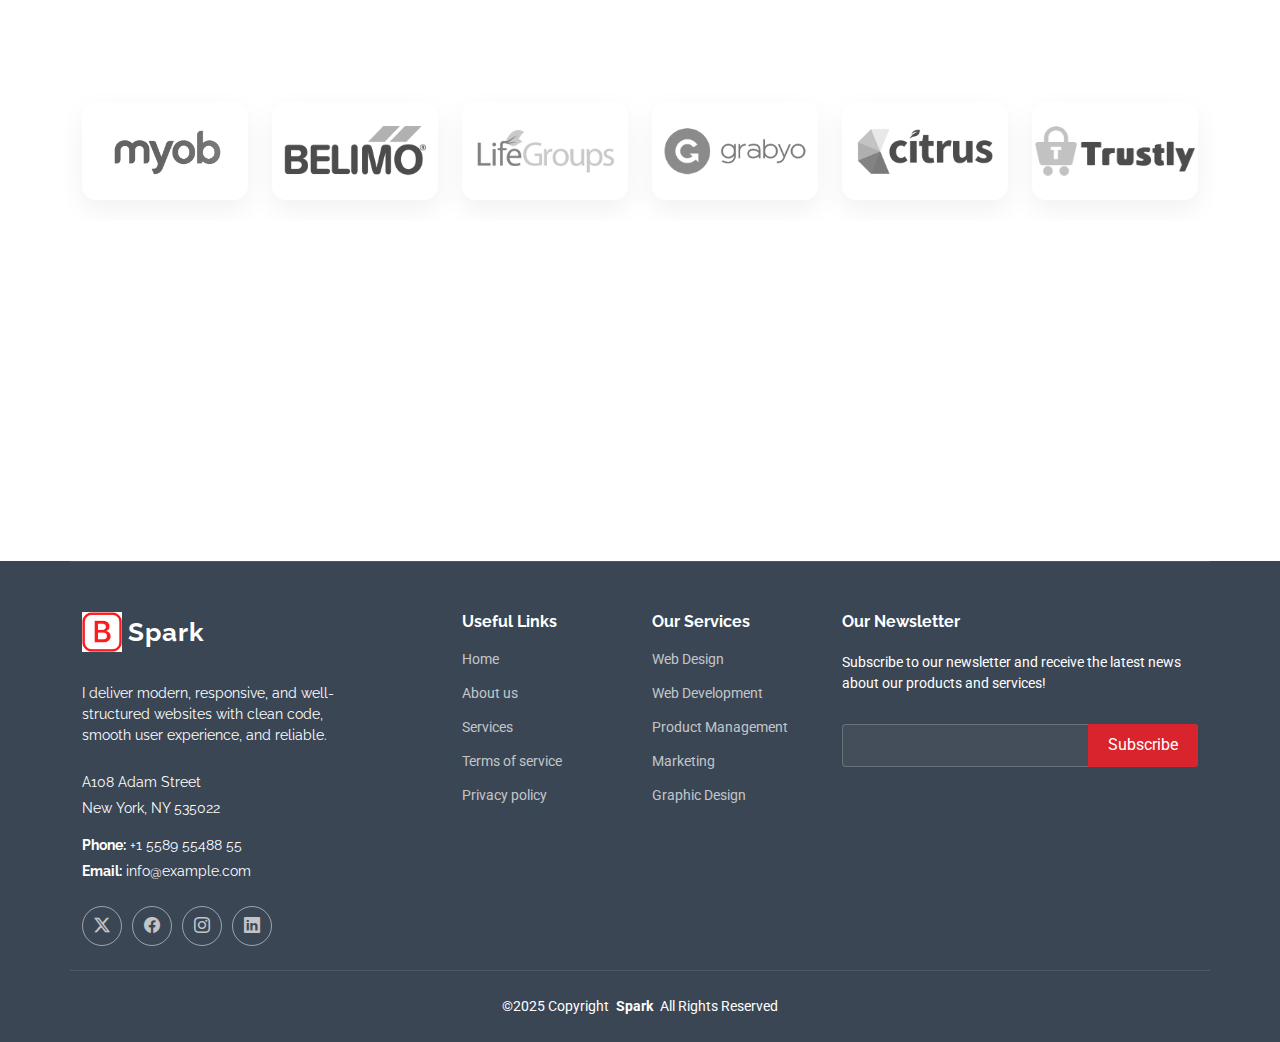
<file: home-2.html>
<!DOCTYPE html>
<html lang="en">

<head>
  <meta charset="utf-8">
  <meta content="width=device-width, initial-scale=1.0" name="viewport">
  <title>Home2 - Personal Portfolio Website</title>
  <meta name="description" content="">
  <meta name="keywords" content="">

  <!-- Favicons -->
  <link href="assets/img/favicon.png" rel="icon">
  <link href="assets/img/apple-touch-icon.png" rel="apple-touch-icon">

  <!-- Fonts -->
  <link href="https://fonts.googleapis.com" rel="preconnect">
  <link href="https://fonts.gstatic.com" rel="preconnect" crossorigin>
  <link href="https://fonts.googleapis.com/css2?family=Roboto:ital,wght@0,100;0,300;0,400;0,500;0,700;0,900;1,100;1,300;1,400;1,500;1,700;1,900&family=Poppins:ital,wght@0,100;0,200;0,300;0,400;0,500;0,600;0,700;0,800;0,900;1,100;1,200;1,300;1,400;1,500;1,600;1,700;1,800;1,900&family=Raleway:ital,wght@0,100;0,200;0,300;0,400;0,500;0,600;0,700;0,800;0,900;1,100;1,200;1,300;1,400;1,500;1,600;1,700;1,800;1,900&display=swap" rel="stylesheet">

  <!-- Vendor CSS Files -->
  <link href="assets/vendor/bootstrap/css/bootstrap.min.css" rel="stylesheet">
  <link href="assets/vendor/bootstrap-icons/bootstrap-icons.css" rel="stylesheet">
  <link href="assets/vendor/aos/aos.css" rel="stylesheet">
  <link href="assets/vendor/glightbox/css/glightbox.min.css" rel="stylesheet">
  <link href="assets/vendor/swiper/swiper-bundle.min.css" rel="stylesheet">

  <!-- Main CSS File -->
  <link href="assets/css/main.css" rel="stylesheet">

  <!-- =======================================================
  * Template Name: Spark
  * Template URL: https://sparksample.com/
  * Updated: Aug 07 2024 with Bootstrap v5.3.3
  * Author: BootstrapMade.com
  * License: https://bootstrapmade.com/license/
  ======================================================== -->
</head>

<body class="index-page">

  <header id="header" class="header d-flex align-items-center sticky-top">
   <div class="container-fluid container-xl position-relative d-flex align-items-center">

      <a href="index.html" class="logo d-flex align-items-center me-auto">
        <!-- Uncomment the line below if you also wish to use an image logo -->
        <img src="assets/img/logo.png" alt=""> 
        <h1 class="sitename">Spark</h1>
      </a>

      <nav id="navmenu" class="navmenu">
        <ul>
          <li class="dropdown"><a href="index.html"><span>Home</span> <i class="bi bi-chevron-down toggle-dropdown"></i></a>
            <ul>
              <li><a href="index.html" class="nav-item nav-link">Home 1</a></li>
              <li><a href="home-2.html">Home 2</a></li>
             </ul>
          </li>
          <li><a href="about.html">About</a></li>
          <li><a href="services.html">Services</a></li>
          <li><a href="portfolio.html">Portfolio</a></li>
          
          <li><a href="pricing.html">Pricing</a></li>
          <li><a href="blog.html"><span>Blog</span> </a>
      </li>
          <li><a href="contact.html">Contact</a></li>
        </ul>
        <i class="mobile-nav-toggle d-xl-none bi bi-list"></i>
      </nav>

      <button id="theme-toggle" class="theme-btn" aria-label="Toggle theme">
  🌙
</button>
<button id="rtl-toggle" class="rtl-btn" aria-label="Toggle RTL">
  ⇄
</button>
<a class="btn-getstarted" href="contact.html">Get Started</a>

    </div>
  </header>

  <main class="main home-2">

    <!-- Hero Section -->
    <section id="hero" class="hero section dark-background home-2">
  <div class="container">
    <div class="row align-items-center">

      <!-- Left Content -->
      <div class="col-lg-6" data-aos="fade-right">
        <h1 class="mb-3">Hi, I'm <span style="color:#D9232D;">Spark</span>Frontend Developer & UI Designer</h1>
        
        <p class="mb-4">
          I design and develop modern, responsive websites with a strong focus
          on user experience and clean design.
        </p>

        <div class="d-flex gap-3">
          <a href="#portfolio" class="btn-get-started">View Portfolio</a>
          <a href="#contact" class="btn btn-outline-light">Hire Me</a>
        </div>
      </div>

      <!-- Right Image -->
      

    </div>
  </div>
</section>
<!-- /Hero Section -->

    <!-- About Section -->
    <section id="about" class="about section">

      <!-- Section Title -->
      <div class="container section-title" data-aos="fade-up">
        <h2>About</h2>
        <p>About Us<br></p>
      </div><!-- End Section Title -->

      <div class="container">

        <div class="row gy-4">

          <div class="col-lg-6 content" data-aos="fade-up" data-aos-delay="100">
            <p>
              The Personal Portfolio template has been designed to showcase you and your services without going over the top. The homepage image sets the scene and the use of serif fonts and calm colors inspire confidence. 
            </p>
            <ul>
              <li><i class="bi bi-check2-circle"></i> <span> Build amazing websites and landing pages with ease.</span></li>
              <li><i class="bi bi-check2-circle"></i> <span> A brief introduction about myself and my professional objectives.</span></li>
              <li><i class="bi bi-check2-circle"></i> <span>UX & Product Design, Performance Optimization</span></li>
            </ul>
            <p>The homepage image sets the scene and the use of serif fonts and calm colors inspire confidence. The template includes lots of options to tell your story, add examples of work, testimonials, images, video and other content. There’s also a readymade portfolio page to help you promote your work. </p>
            <a href="about.html" class="read-more"><span>Read More</span><i class="bi bi-arrow-right"></i></a>
          </div>

          <div class="col-lg-6" data-aos="fade-up" data-aos-delay="200">
            
            <div class="about-img">
              <img src="assets/img/expert-img.jpg" class="img-fluid" alt="">
            </div>
          </div>

        </div>

      </div>

    </section><!-- /About Section -->

    

    <!-- Services Section -->
    <section id="services" class="services section">
<!-- Section Title -->
      <div class="container section-title text-center" data-aos="fade-up">
        <h2>Our Services</h2>
        <p>Services specifically designed to meet your business needs</p>
      </div><!-- End Section Title -->
      <div class="container">

        <div class="row gy-4">

          <div class="col-xl-4 col-md-6 col-12" data-aos="fade-up" data-aos-delay="100">
            <div class="service-item d-flex position-relative h-100">
              <i class="bi bi-briefcase icon flex-shrink-0"></i>
              <div>
                <h4 class="title"><a href="#" class="stretched-link">UI/UX Design</a></h4>
                <p class="description">User-centric product designs that focus on usability, functionality, and seamless user experiences across all platforms.</p>
              </div>
            </div>
          </div><!-- End Service Item -->

          <div class="col-xl-4 col-md-6 col-12" data-aos="fade-up" data-aos-delay="200">
            <div class="service-item d-flex position-relative h-100">
              <i class="bi bi-card-checklist icon flex-shrink-0"></i>
              <div>
                <h4 class="title"><a href="#" class="stretched-link">Digital Marketing</a></h4>
                <p class="description">You will receive end-to-end web development services, including design, development, optimization, and deployment, ensuring a seamless and effective digital experience.</p>
              </div>
            </div>
          </div><!-- End Service Item -->

          <div class="col-xl-4 col-md-6 col-12" data-aos="fade-up" data-aos-delay="300">
            <div class="service-item d-flex position-relative h-100">
              <i class="bi bi-bar-chart icon flex-shrink-0"></i>
              <div>
                <h4 class="title"><a href="#" class="stretched-link">Web Design</a></h4>
                <p class="description">I deliver modern, responsive, and well-structured websites with clean code, smooth user experience, and reliable support to help you build a strong online presence.</p>
              </div>
            </div>
          </div><!-- End Service Item -->

          <div class="col-xl-4 col-md-6 col-12" data-aos="fade-up" data-aos-delay="400">
            <div class="service-item d-flex position-relative h-100">
              <i class="bi bi-binoculars icon flex-shrink-0"></i>
              <div>
                <h4 class="title"><a href="#" class="stretched-link">Web Development</a></h4>
                <p class="description">In-depth user research and testing to validate ideas, improve usability, and enhance overall product performance.</p>
              </div>
            </div>
          </div><!-- End Service Item -->

          <div class="col-xl-4 col-md-6 col-12" data-aos="fade-up" data-aos-delay="500">
            <div class="service-item d-flex position-relative h-100">
              <i class="bi bi-brightness-high icon flex-shrink-0"></i>
              <div>
                <h4 class="title"><a href="#" class="stretched-link">Graphic Design</a></h4>
                <p class="description">Strategic planning and coordination to ensure products are delivered on time, aligned with business goals, and user needs.</p>
              </div>
            </div>
          </div><!-- End Service Item -->

          <div class="col-xl-4 col-md-6 col-12" data-aos="fade-up" data-aos-delay="600">
            <div class="service-item d-flex position-relative h-100">
              <i class="bi bi-calendar4-week icon flex-shrink-0"></i>
              <div>
                <h4 class="title"><a href="#" class="stretched-link">Marketing</a></h4>
                <p class="description">Visually appealing and intuitive interface designs that enhance user interaction and create a strong brand impression.</p>
              </div>
            </div>
          </div><!-- End Service Item -->

        </div>

      </div>

    </section><!-- /Services Section -->

   <!-- /Portfolio Section --> <!-- Section Title -->
      <div class="container section-title" data-aos="fade-up">
        <h2>Portfolio</h2>
        <p>Explore my portfolio showcase</p>
      </div><!-- End Section Title -->
      <div class="container"> <div class="row gy-4" data-aos="fade-up" data-aos-delay="200">

  <!-- Portfolio Item -->
  <div class="col-lg-4 col-md-12 portfolio-item isotope-item filter-web">
    <div class="portfolio-card">
      <div class="portfolio-img">
        <img src="assets/img/masonry-portfolio/resize-port2.png" class="img-fluid" alt="">
        <div class="portfolio-overlay">
          <a href="portfolio-details.html" class="btn-view">View Project</a>
        </div>
      </div>
      <div class="portfolio-content">
        <h4>Website Design</h4>
        <span>Web Development</span>
      </div>
    </div>
  </div>

  <div class="col-lg-4 col-md-6 portfolio-item isotope-item filter-app">
    <div class="portfolio-card">
      <div class="portfolio-img">
        <img src="assets/img/masonry-portfolio/resize-port3.png" class="img-fluid" alt="">
        <div class="portfolio-overlay">
          <a href="portfolio-details.html" class="btn-view">View Project</a>
        </div>
      </div>
      <div class="portfolio-content">
        <h4>Mobile App UI</h4>
        <span>App Design</span>
      </div>
    </div>
  </div>

  <div class="col-lg-4 col-md-6 portfolio-item isotope-item filter-branding">
    <div class="portfolio-card">
      <div class="portfolio-img">
        <img src="assets/img/masonry-portfolio/resize-port4.png" class="img-fluid" alt="">
        <div class="portfolio-overlay">
          <a href="portfolio-details.html" class="btn-view">View Project</a>
        </div>
      </div>
      <div class="portfolio-content">
        <h4>Brand Identity</h4>
        <span>Branding</span>
      </div>
    </div>
  </div>

</div></div> <!-- /Portfolio Section -->
<!-- Team Section -->
    <section id="team" class="team section">
<!-- Section Title -->
      <div class="container section-title" data-aos="fade-up">
        <h2>Our Team</h2>
        <p>The Minds Behind the Projects</p>
      </div><!-- End Section Title -->
      <div class="container">

        <div class="row gy-4">

          <div class="col-lg-4" data-aos="fade-up" data-aos-delay="100">
            <div class="team-member d-flex align-items-start">
              <div class="pic"><img src="assets/img/team/team-1.jpg" class="img-fluid" alt=""></div>
              <div class="member-info">
                <h4>Walter White</h4>
                <span>Chief Executive Officer</span>
                <p>“Professional, creative, and reliable. Delivered exactly what I needed.”</p>
                <div class="social">
                  <a href=""><i class="bi bi-twitter-x"></i></a>
                  <a href=""><i class="bi bi-facebook"></i></a>
                  <a href=""><i class="bi bi-instagram"></i></a>
                  <a href=""> <i class="bi bi-linkedin"></i> </a>
                </div>
              </div>
            </div>
          </div><!-- End Team Member -->

          <div class="col-lg-4" data-aos="fade-up" data-aos-delay="200">
            <div class="team-member d-flex align-items-start">
              <div class="pic"><img src="assets/img/team/team-2.jpg" class="img-fluid" alt=""></div>
              <div class="member-info">
                <h4>Sarah Jhonson</h4>
                <span>Product Manager</span>
                <p>“Clean design and great communication. Highly recommended!”</p>
                <div class="social">
                  <a href=""><i class="bi bi-twitter-x"></i></a>
                  <a href=""><i class="bi bi-facebook"></i></a>
                  <a href=""><i class="bi bi-instagram"></i></a>
                  <a href=""> <i class="bi bi-linkedin"></i> </a>
                </div>
              </div>
            </div>
          </div><!-- End Team Member -->

          <div class="col-lg-4" data-aos="fade-up" data-aos-delay="300">
            <div class="team-member d-flex align-items-start">
              <div class="pic"><img src="assets/img/team/team-3.jpg" class="img-fluid" alt=""></div>
              <div class="member-info">
                <h4>William Anderson</h4>
                <span>CTO</span>
                <p>“The final website looks premium and works flawlessly.”</p>
                <div class="social">
                  <a href=""><i class="bi bi-twitter-x"></i></a>
                  <a href=""><i class="bi bi-facebook"></i></a>
                  <a href=""><i class="bi bi-instagram"></i></a>
                  <a href=""> <i class="bi bi-linkedin"></i> </a>
                </div>
              </div>
            </div>
          </div><!-- End Team Member -->

          

        </div>

      </div>

    </section><!-- /Team Section -->
<!-- Clients Section -->
    <section id="clients" class="clients section">
      <!-- Section Title -->
      <div class="container section-title text-center" data-aos="fade-up">
        <h2>Our Clients</h2>
        <p>Partners We Work With</p>
      </div><!-- End Section Title -->
<div class="container">
      <div class="row gy-4 justify-content-center">

  <div class="col-xl-2 col-md-4 col-6">
    <div class="client-card">
      <img src="assets/img/clients/client-1.png" alt="Client">
    </div>
  </div>

  <div class="col-xl-2 col-md-4 col-6">
    <div class="client-card">
      <img src="assets/img/clients/client-2.png" alt="Client">
    </div>
  </div>

  <div class="col-xl-2 col-md-4 col-6">
    <div class="client-card">
      <img src="assets/img/clients/client-3.png" alt="Client">
    </div>
  </div>

  <div class="col-xl-2 col-md-4 col-6">
    <div class="client-card">
      <img src="assets/img/clients/client-4.png" alt="Client">
    </div>
  </div>

  <div class="col-xl-2 col-md-4 col-6">
    <div class="client-card">
      <img src="assets/img/clients/client-5.png" alt="Client">
    </div>
  </div>

  <div class="col-xl-2 col-md-4 col-6">
    <div class="client-card">
      <img src="assets/img/clients/client-6.png" alt="Client">
    </div>
  </div>

</div>

</div>
    </section><!-- /Clients Section -->

    <!-- Testimonials Section -->
    <section id="testimonials" class="testimonials section">

      <div class="container">

        <div class="row gy-4">

          <div class="col-lg-12" data-aos="fade-up" data-aos-delay="100">
            <div class="testimonial-item">
              <img src="assets/img/testimonials/testimonials-1.jpg" class="testimonial-img" alt="">
              <h3>Saul Goodman</h3>
              <h4>Ceo &amp; Founder</h4>
              <div class="stars">
                <i class="bi bi-star-fill"></i><i class="bi bi-star-fill"></i><i class="bi bi-star-fill"></i><i class="bi bi-star-fill"></i><i class="bi bi-star-fill"></i>
              </div>
              <p>
                <i class="bi bi-quote quote-icon-left"></i>
                <span>The attention to detail and clean coding approach really impressed me. Communication was clear, and the final output exceeded our expectations.</span>
                <i class="bi bi-quote quote-icon-right"></i>
              </p>
            </div>
          </div><!-- End testimonial item -->

         
        </div>

      </div>

    </section><!-- /Testimonials Section -->


  </main>

  <footer id="footer" class="footer dark-background">

    <div class="container footer-top">
      <div class="row gy-4">
        <div class="col-lg-4 col-md-6 footer-about">
          <a href="index.html" class="logo d-flex align-items-center">
            <img src="assets/img/logo.png" alt="">
            <span class="sitename">Spark</span>
          </a>
          <div class="footer-contact pt-3">
            <p>I deliver modern, responsive, and well-structured websites with clean code, smooth user experience, and reliable.</p><br>
            <p>A108 Adam Street</p>
            <p>New York, NY 535022</p>
            <p class="mt-3"><strong>Phone:</strong> <span>+1 5589 55488 55</span></p>
            <p><strong>Email:</strong> <span>info@example.com</span></p>
          </div>
          <div class="social-links d-flex mt-4">
            <a href=""><i class="bi bi-twitter-x"></i></a>
            <a href=""><i class="bi bi-facebook"></i></a>
            <a href=""><i class="bi bi-instagram"></i></a>
            <a href=""><i class="bi bi-linkedin"></i></a>
          </div>
        </div>

        <div class="col-lg-2 col-md-3 footer-links">
          <h4>Useful Links</h4>
          <ul>
            <li><a href="#">Home</a></li>
            <li><a href="#">About us</a></li>
            <li><a href="#">Services</a></li>
            <li><a href="#">Terms of service</a></li>
            <li><a href="#">Privacy policy</a></li>
          </ul>
        </div>

        <div class="col-lg-2 col-md-3 footer-links">
          <h4>Our Services</h4>
          <ul>
            <li><a href="#">Web Design</a></li>
            <li><a href="#">Web Development</a></li>
            <li><a href="#">Product Management</a></li>
            <li><a href="#">Marketing</a></li>
            <li><a href="#">Graphic Design</a></li>
          </ul>
        </div>

        <div class="col-lg-4 col-md-12 footer-newsletter">
          <h4>Our Newsletter</h4>
          <p>Subscribe to our newsletter and receive the latest news about our products and services!</p>
          <form action="forms/newsletter.php" method="post" class="php-email-form">
            <div class="newsletter-form"><input type="email" name="email"><input type="submit" value="Subscribe"></div>
            <div class="loading">Loading</div>
            <div class="error-message"></div>
            <div class="sent-message">Your subscription request has been sent. Thank you!</div>
          </form>
        </div>

      </div>
    </div>

    <div class="container copyright text-center mt-4">
      <p>©2025 <span>Copyright</span> <strong class="px-1 sitename">Spark</strong> <span>All Rights Reserved</span></p>
      
    </div>

  </footer>

  <!-- Scroll Top -->
  <a href="#" id="scroll-top" class="scroll-top d-flex align-items-center justify-content-center"><i class="bi bi-arrow-up-short"></i></a>

  <!-- Preloader -->
  <div id="preloader"></div>

  <!-- Vendor JS Files -->
  <script src="assets/vendor/bootstrap/js/bootstrap.bundle.min.js"></script>
  <script src="assets/vendor/php-email-form/validate.js"></script>
  <script src="assets/vendor/aos/aos.js"></script>
  <script src="assets/vendor/glightbox/js/glightbox.min.js"></script>
  <script src="assets/vendor/imagesloaded/imagesloaded.pkgd.min.js"></script>
  <script src="assets/vendor/isotope-layout/isotope.pkgd.min.js"></script>
  <script src="assets/vendor/purecounter/purecounter_vanilla.js"></script>
  <script src="assets/vendor/waypoints/noframework.waypoints.js"></script>
  <script src="assets/vendor/swiper/swiper-bundle.min.js"></script>

  <!-- Main JS File -->
  <script src="assets/js/main.js"></script>
  <script>
document.addEventListener("DOMContentLoaded", function () {
  let currentPath = window.location.pathname;
  if(currentPath === "/") currentPath = "/index.html"; // home page fallback

  document.querySelectorAll(".navbar a").forEach(link => {
    const href = link.getAttribute("href");
    if(href === currentPath || href === currentPath.replace("/", "")) {
      link.classList.add("active");
      const parent = link.closest("li");
      if(parent) parent.classList.add("active");
    }
  });
});
</script>

</body>

</html>
</file>
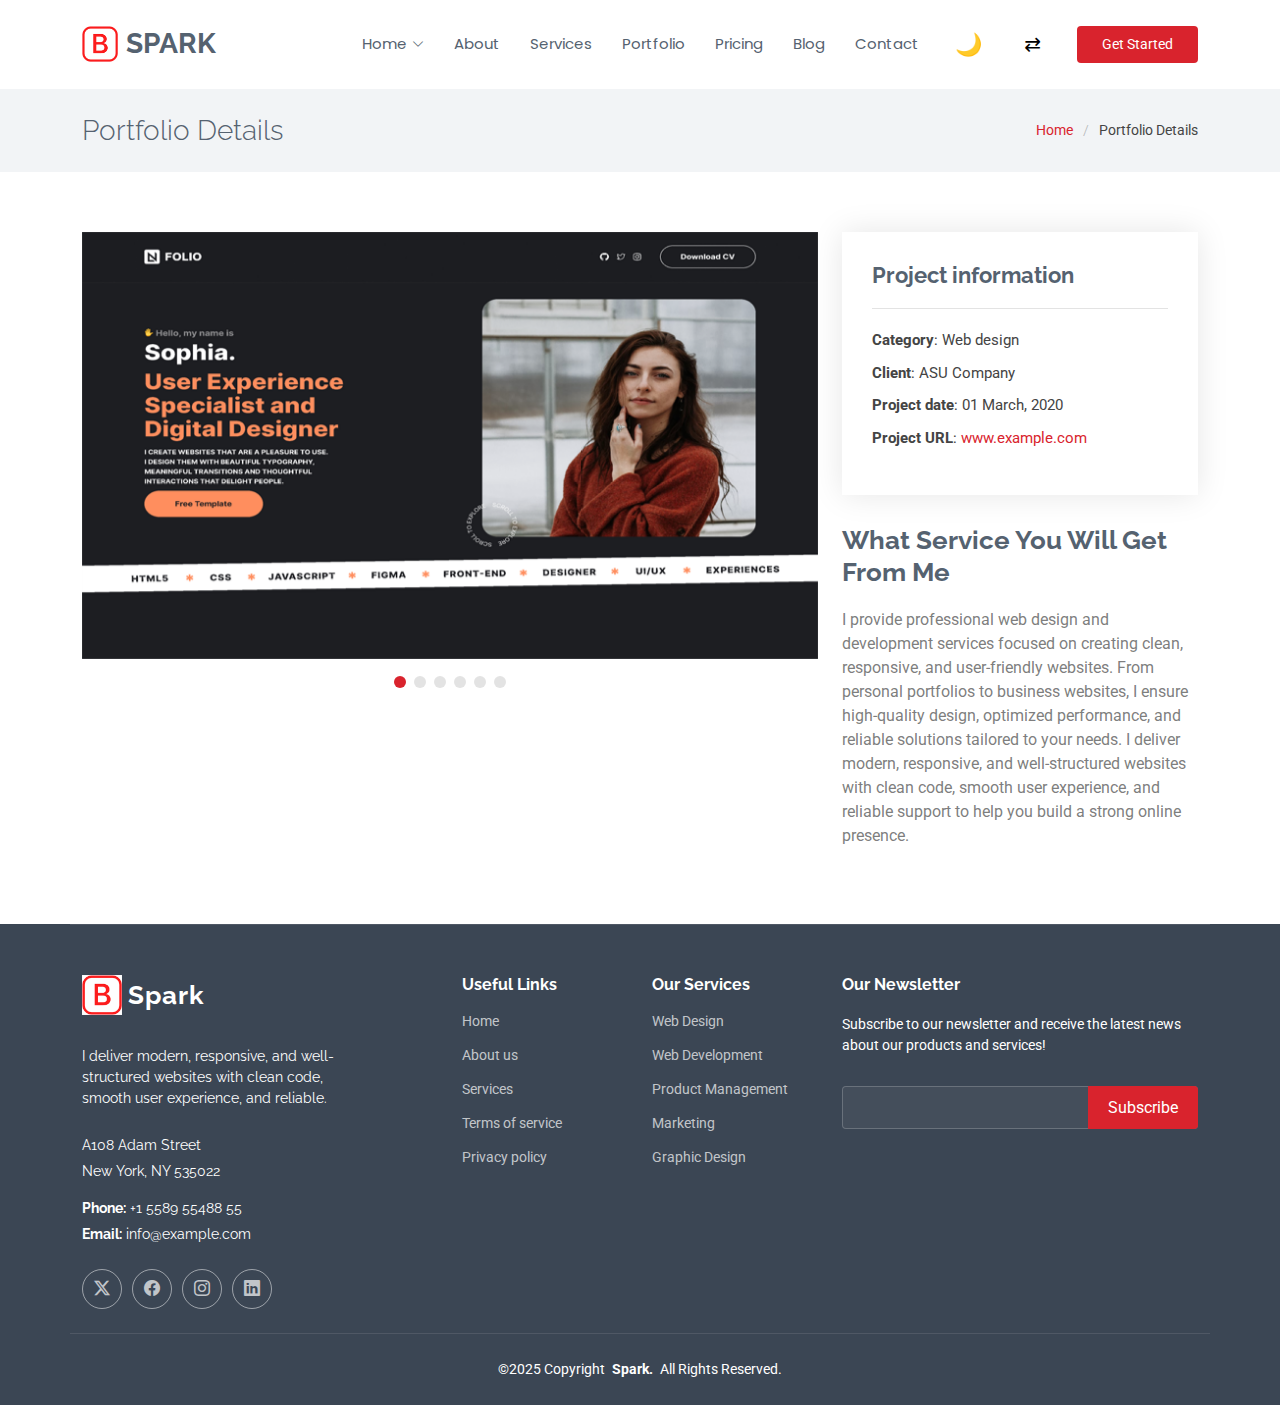
<file: portfolio-details.html>
<!DOCTYPE html>
<html lang="en">

<head>
  <meta charset="utf-8">
  <meta content="width=device-width, initial-scale=1.0" name="viewport">
  <title>Portfolio Details - Personal Portfolio Website</title>
  <meta name="description" content="">
  <meta name="keywords" content="">

  <!-- Favicons -->
  <link href="assets/img/favicon.png" rel="icon">
  <link href="assets/img/apple-touch-icon.png" rel="apple-touch-icon">

  <!-- Fonts -->
  <link href="https://fonts.googleapis.com" rel="preconnect">
  <link href="https://fonts.gstatic.com" rel="preconnect" crossorigin>
  <link href="https://fonts.googleapis.com/css2?family=Roboto:ital,wght@0,100;0,300;0,400;0,500;0,700;0,900;1,100;1,300;1,400;1,500;1,700;1,900&family=Poppins:ital,wght@0,100;0,200;0,300;0,400;0,500;0,600;0,700;0,800;0,900;1,100;1,200;1,300;1,400;1,500;1,600;1,700;1,800;1,900&family=Raleway:ital,wght@0,100;0,200;0,300;0,400;0,500;0,600;0,700;0,800;0,900;1,100;1,200;1,300;1,400;1,500;1,600;1,700;1,800;1,900&display=swap" rel="stylesheet">

  <!-- Vendor CSS Files -->
  <link href="assets/vendor/bootstrap/css/bootstrap.min.css" rel="stylesheet">
  <link href="assets/vendor/bootstrap-icons/bootstrap-icons.css" rel="stylesheet">
  <link href="assets/vendor/aos/aos.css" rel="stylesheet">
  <link href="assets/vendor/glightbox/css/glightbox.min.css" rel="stylesheet">
  <link href="assets/vendor/swiper/swiper-bundle.min.css" rel="stylesheet">

  <!-- Main CSS File -->
  <link href="assets/css/main.css" rel="stylesheet">

  <!-- =======================================================
  * Template Name: Spark
  * Template URL: https://sparksample.com/
  * Updated: Aug 07 2024 with Bootstrap v5.3.3
  * Author: BootstrapMade.com
  * License: https://bootstrapmade.com/license/
  ======================================================== -->
</head>

<body class="portfolio-details-page">

  <header id="header" class="header d-flex align-items-center sticky-top">
   <div class="container-fluid container-xl position-relative d-flex align-items-center">

      <a href="index.html" class="logo d-flex align-items-center me-auto">
        <!-- Uncomment the line below if you also wish to use an image logo -->
        <img src="assets/img/logo.png" alt=""> 
        <h1 class="sitename">Spark</h1>
      </a>

      <nav id="navmenu" class="navmenu">
        <ul>
          <li class="dropdown"><a href="index.html"><span>Home</span> <i class="bi bi-chevron-down toggle-dropdown"></i></a>
            <ul>
              <li><a href="index.html">Home 1</a></li>
              <li><a href="home-2.html">Home 2</a></li>
             </ul>
          </li>
          <li><a href="about.html">About</a></li>
          <li><a href="services.html">Services</a></li>
          <li><a href="portfolio.html">Portfolio</a></li>
          
          <li><a href="pricing.html">Pricing</a></li>
          <li><a href="blog.html"><span>Blog</span> </a>
      </li>
          <li><a href="contact.html">Contact</a></li>
        </ul>
        <i class="mobile-nav-toggle d-xl-none bi bi-list"></i>
      </nav>

      <button id="theme-toggle" class="theme-btn" aria-label="Toggle theme">
  🌙
</button>
<button id="rtl-toggle" class="rtl-btn" aria-label="Toggle RTL">
  ⇄
</button>
<a class="btn-getstarted" href="contact.html">Get Started</a>

    </div>
  </header>

  <main class="main">

    <!-- Page Title -->
    <div class="page-title light-background">
      <div class="container d-lg-flex justify-content-between align-items-center">
        <h1 class="mb-2 mb-lg-0">Portfolio Details</h1>
        <nav class="breadcrumbs">
          <ol>
            <li><a href="index.html">Home</a></li>
            <li class="current">Portfolio Details</li>
          </ol>
        </nav>
      </div>
    </div><!-- End Page Title -->

    <!-- Portfolio Details Section -->
    <section id="portfolio-details" class="portfolio-details section">

      <div class="container" data-aos="fade-up" data-aos-delay="100">

        <div class="row gy-4">

          <div class="col-lg-8">
            <div class="portfolio-details-slider swiper init-swiper">

              <script type="application/json" class="swiper-config">
                {
                  "loop": true,
                  "speed": 600,
                  "autoplay": {
                    "delay": 5000
                  },
                  "slidesPerView": "auto",
                  "pagination": {
                    "el": ".swiper-pagination",
                    "type": "bullets",
                    "clickable": true
                  }
                }
              </script>

              <div class="swiper-wrapper align-items-center">

                <div class="swiper-slide">
                  <img src="assets/img/masonry-portfolio/resize-port2.png" alt="">
                </div>
                <div class="swiper-slide">
                  <img src="assets/img/masonry-portfolio/resize-port3.png" alt="">
                </div>
                <div class="swiper-slide">
                  <img src="assets/img/masonry-portfolio/resize-port1.png" alt="">
                </div>

                <div class="swiper-slide">
                  <img src="assets/img/masonry-portfolio/resize-port10.png" alt="">
                </div>

                <div class="swiper-slide">
                  <img src="assets/img/masonry-portfolio/resize-port9.png" alt="">
                </div>

                <div class="swiper-slide">
                  <img src="assets/img/masonry-portfolio/resize-port7.png" alt="">
                </div>

              </div>
              <div class="swiper-pagination"></div>
            </div>
          </div>

          <div class="col-lg-4">
            <div class="portfolio-info" data-aos="fade-up" data-aos-delay="200">
              <h3>Project information</h3>
              <ul>
                <li><strong>Category</strong>: Web design</li>
                <li><strong>Client</strong>: ASU Company</li>
                <li><strong>Project date</strong>: 01 March, 2020</li>
                <li><strong>Project URL</strong>: <a href="#">www.example.com</a></li>
              </ul>
            </div>
            <div class="portfolio-description" data-aos="fade-up" data-aos-delay="300">
              <h2>What Service You Will Get From Me</h2>
              <p>
                I provide professional web design and development services focused on creating clean, responsive, and user-friendly websites. From personal portfolios to business websites, I ensure high-quality design, optimized performance, and reliable solutions tailored to your needs. I deliver modern, responsive, and well-structured websites with clean code, smooth user experience, and reliable support to help you build a strong online presence. 
              </p>
            </div>
          </div>

        </div>

      </div>

    </section><!-- /Portfolio Details Section -->

  </main>

  <footer id="footer" class="footer dark-background">

    <div class="container footer-top">
      <div class="row gy-4">
        <div class="col-lg-4 col-md-6 footer-about">
          <a href="index.html" class="logo d-flex align-items-center">
            <img src="assets/img/logo.png" alt="">
            <span class="sitename">Spark</span>
          </a>
          <div class="footer-contact pt-3">
            <p>I deliver modern, responsive, and well-structured websites with clean code, smooth user experience, and reliable.</p><br>
            <p>A108 Adam Street</p>
            <p>New York, NY 535022</p>
            <p class="mt-3"><strong>Phone:</strong> <span>+1 5589 55488 55</span></p>
            <p><strong>Email:</strong> <span>info@example.com</span></p>
          </div>
          <div class="social-links d-flex mt-4">
            <a href=""><i class="bi bi-twitter-x"></i></a>
            <a href=""><i class="bi bi-facebook"></i></a>
            <a href=""><i class="bi bi-instagram"></i></a>
            <a href=""><i class="bi bi-linkedin"></i></a>
          </div>
        </div>

        <div class="col-lg-2 col-md-3 footer-links">
          <h4>Useful Links</h4>
          <ul>
            <li><a href="#">Home</a></li>
            <li><a href="#">About us</a></li>
            <li><a href="#">Services</a></li>
            <li><a href="#">Terms of service</a></li>
            <li><a href="#">Privacy policy</a></li>
          </ul>
        </div>

        <div class="col-lg-2 col-md-3 footer-links">
          <h4>Our Services</h4>
          <ul>
            <li><a href="#">Web Design</a></li>
            <li><a href="#">Web Development</a></li>
            <li><a href="#">Product Management</a></li>
            <li><a href="#">Marketing</a></li>
            <li><a href="#">Graphic Design</a></li>
          </ul>
        </div>

        <div class="col-lg-4 col-md-12 footer-newsletter">
          <h4>Our Newsletter</h4>
          <p>Subscribe to our newsletter and receive the latest news about our products and services!</p>
          <form action="forms/newsletter.php" method="post" class="php-email-form">
            <div class="newsletter-form"><input type="email" name="email"><input type="submit" value="Subscribe"></div>
            <div class="loading">Loading</div>
            <div class="error-message"></div>
            <div class="sent-message">Your subscription request has been sent. Thank you!</div>
          </form>
        </div>

      </div>
    </div>

    <div class="container copyright text-center mt-4">
      <p>©2025 <span>Copyright</span> <strong class="px-1 sitename">Spark.</strong> <span>All Rights Reserved.</span></p>
      
    </div>

  </footer>

  <!-- Scroll Top -->
  <a href="#" id="scroll-top" class="scroll-top d-flex align-items-center justify-content-center"><i class="bi bi-arrow-up-short"></i></a>

  <!-- Preloader -->
  <div id="preloader"></div>

  <!-- Vendor JS Files -->
  <script src="assets/vendor/bootstrap/js/bootstrap.bundle.min.js"></script>
  <script src="assets/vendor/php-email-form/validate.js"></script>
  <script src="assets/vendor/aos/aos.js"></script>
  <script src="assets/vendor/glightbox/js/glightbox.min.js"></script>
  <script src="assets/vendor/imagesloaded/imagesloaded.pkgd.min.js"></script>
  <script src="assets/vendor/isotope-layout/isotope.pkgd.min.js"></script>
  <script src="assets/vendor/purecounter/purecounter_vanilla.js"></script>
  <script src="assets/vendor/waypoints/noframework.waypoints.js"></script>
  <script src="assets/vendor/swiper/swiper-bundle.min.js"></script>

  <!-- Main JS File -->
  <script src="assets/js/main.js"></script>
<script>
document.addEventListener("DOMContentLoaded", function () {
  let currentPath = window.location.pathname;
  if(currentPath === "/") currentPath = "/index.html"; // home page fallback

  document.querySelectorAll(".navmenu a").forEach(link => {
    const href = link.getAttribute("href");
    if(href === currentPath || href === currentPath.replace("/", "")) {
      link.classList.add("active");
      const parent = link.closest("li");
      if(parent) parent.classList.add("active");
    }
  });
});
</script>
</body>

</html>
</file>
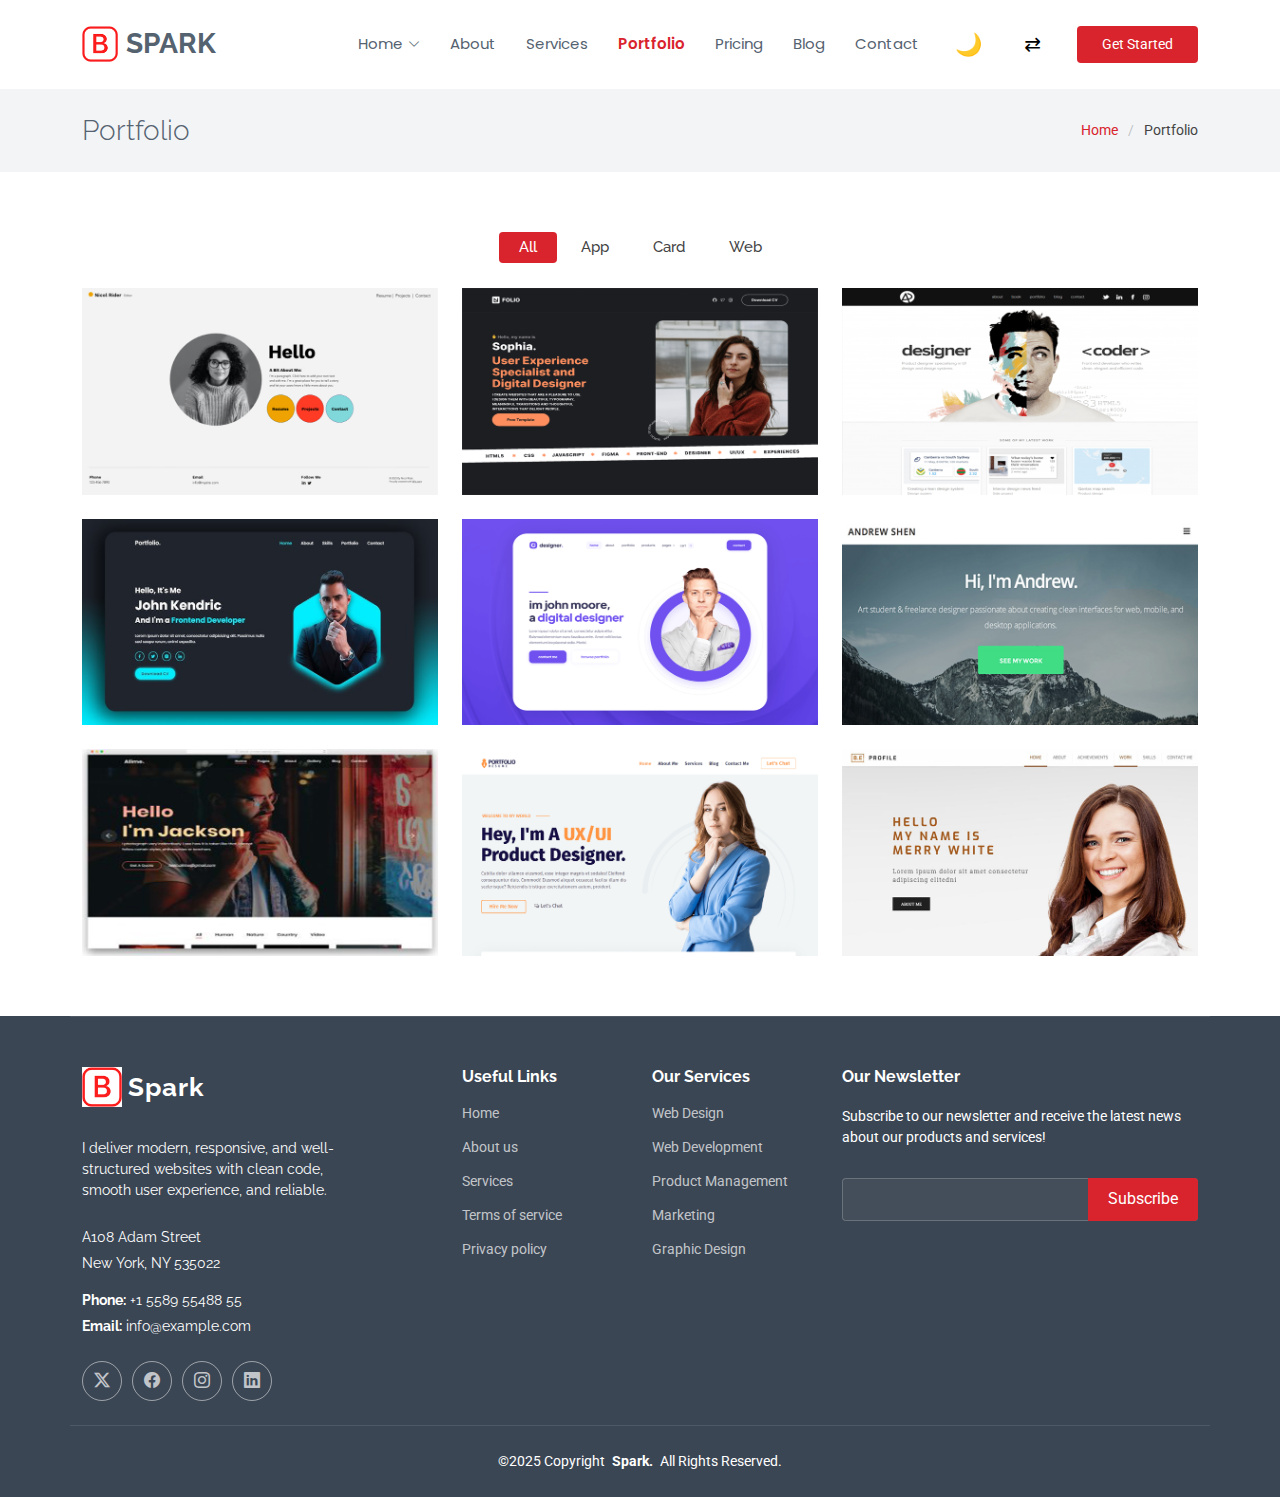
<file: portfolio.html>
<!DOCTYPE html>
<html lang="en">

<head>
  <meta charset="utf-8">
  <meta content="width=device-width, initial-scale=1.0" name="viewport">
  <title>Portfolio - Personal Portfolio Website</title>
  <meta name="description" content="">
  <meta name="keywords" content="">

  <!-- Favicons -->
  <link href="assets/img/favicon.png" rel="icon">
  <link href="assets/img/apple-touch-icon.png" rel="apple-touch-icon">

  <!-- Fonts -->
  <link href="https://fonts.googleapis.com" rel="preconnect">
  <link href="https://fonts.gstatic.com" rel="preconnect" crossorigin>
  <link href="https://fonts.googleapis.com/css2?family=Roboto:ital,wght@0,100;0,300;0,400;0,500;0,700;0,900;1,100;1,300;1,400;1,500;1,700;1,900&family=Poppins:ital,wght@0,100;0,200;0,300;0,400;0,500;0,600;0,700;0,800;0,900;1,100;1,200;1,300;1,400;1,500;1,600;1,700;1,800;1,900&family=Raleway:ital,wght@0,100;0,200;0,300;0,400;0,500;0,600;0,700;0,800;0,900;1,100;1,200;1,300;1,400;1,500;1,600;1,700;1,800;1,900&display=swap" rel="stylesheet">

  <!-- Vendor CSS Files -->
  <link href="assets/vendor/bootstrap/css/bootstrap.min.css" rel="stylesheet">
  <link href="assets/vendor/bootstrap-icons/bootstrap-icons.css" rel="stylesheet">
  <link href="assets/vendor/aos/aos.css" rel="stylesheet">
  <link href="assets/vendor/glightbox/css/glightbox.min.css" rel="stylesheet">
  <link href="assets/vendor/swiper/swiper-bundle.min.css" rel="stylesheet">

  <!-- Main CSS File -->
  <link href="assets/css/main.css" rel="stylesheet">

  <!-- =======================================================
  * Template Name: Spark
  * Template URL: https://sparksample.com/
  * Updated: Aug 07 2024 with Bootstrap v5.3.3
  * Author: BootstrapMade.com
  * License: https://bootstrapmade.com/license/
  ======================================================== -->
</head>

<body class="portfolio-page">

  <header id="header" class="header d-flex align-items-center sticky-top">
   <div class="container-fluid container-xl position-relative d-flex align-items-center">

      <a href="index.html" class="logo d-flex align-items-center me-auto">
        <!-- Uncomment the line below if you also wish to use an image logo -->
        <img src="assets/img/logo.png" alt=""> 
        <h1 class="sitename">Spark</h1>
      </a>

      <nav id="navmenu" class="navmenu">
        <ul>
          <li class="dropdown"><a href="index.html"><span>Home</span> <i class="bi bi-chevron-down toggle-dropdown"></i></a>
            <ul>
              <li><a href="index.html">Home 1</a></li>
              <li><a href="home-2.html">Home 2</a></li>
             </ul>
          </li>
          <li><a href="about.html">About</a></li>
          <li><a href="services.html">Services</a></li>
          <li><a href="portfolio.html">Portfolio</a></li>
          
          <li><a href="pricing.html">Pricing</a></li>
          <li><a href="blog.html"><span>Blog</span> </a>
      </li>
          <li><a href="contact.html">Contact</a></li>
        </ul>
        <i class="mobile-nav-toggle d-xl-none bi bi-list"></i>
      </nav>

      <button id="theme-toggle" class="theme-btn" aria-label="Toggle theme">
  🌙
</button>
<button id="rtl-toggle" class="rtl-btn" aria-label="Toggle RTL">
  ⇄
</button>
<a class="btn-getstarted" href="contact.html">Get Started</a>

    </div>
  </header>

  <main class="main">

    <!-- Page Title -->
    <div class="page-title light-background">
      <div class="container d-lg-flex justify-content-between align-items-center">
        <h1 class="mb-2 mb-lg-0">Portfolio</h1>
        <nav class="breadcrumbs">
          <ol>
            <li><a href="index.html">Home</a></li>
            <li class="current">Portfolio</li>
          </ol>
        </nav>
      </div>
    </div><!-- End Page Title -->

    <!-- Portfolio Section -->
    <section id="portfolio" class="portfolio section">

      <div class="container">

        <div class="isotope-layout" data-default-filter="*" data-layout="masonry" data-sort="original-order">

          <ul class="portfolio-filters isotope-filters" data-aos="fade-up" data-aos-delay="100">
            <li data-filter="*" class="filter-active">All</li>
            <li data-filter=".filter-app">App</li>
            <li data-filter=".filter-product">Card</li>
            <li data-filter=".filter-branding">Web</li>
          </ul><!-- End Portfolio Filters -->

          <div class="row gy-4 isotope-container" data-aos="fade-up" data-aos-delay="200">

            <div class="col-lg-4 col-md-6 portfolio-item isotope-item filter-app">
              <img src="assets/img/masonry-portfolio/resize-port1.png" class="img-fluid" alt="">
              <div class="portfolio-info">
                <h4>Html5, CSS</h4>
                <p>Web Designing</p>
                <a href="assets/img/masonry-portfolio/resize-port1.png" title="App 1" data-gallery="portfolio-gallery-app" class="glightbox preview-link"><i class="bi bi-zoom-in"></i></a>
                <a href="portfolio-details.html" title="More Details" class="details-link"><i class="bi bi-link-45deg"></i></a>
              </div>
            </div><!-- End Portfolio Item -->

            <div class="col-lg-4 col-md-6 portfolio-item isotope-item filter-product">
              <img src="assets/img/masonry-portfolio/resize-port2.png" class="img-fluid" alt="">
              <div class="portfolio-info">
                <h4>Html5, CSS</h4>
                <p>Responsive Design</p>
                <a href="assets/img/masonry-portfolio/resize-port2.png" title="Product 1" data-gallery="portfolio-gallery-product" class="glightbox preview-link"><i class="bi bi-zoom-in"></i></a>
                <a href="portfolio-details.html" title="More Details" class="details-link"><i class="bi bi-link-45deg"></i></a>
              </div>
            </div><!-- End Portfolio Item -->

            <div class="col-lg-4 col-md-6 portfolio-item isotope-item filter-branding">
              <img src="assets/img/masonry-portfolio/resize-port3.png" class="img-fluid" alt="">
              <div class="portfolio-info">
                <h4>Html5, CSS</h4>
                <p>Portfolio Website</p>
                <a href="assets/img/masonry-portfolio/resize-port3.png" title="Branding 1" data-gallery="portfolio-gallery-branding" class="glightbox preview-link"><i class="bi bi-zoom-in"></i></a>
                <a href="portfolio-details.html" title="More Details" class="details-link"><i class="bi bi-link-45deg"></i></a>
              </div>
            </div><!-- End Portfolio Item -->

            <div class="col-lg-4 col-md-6 portfolio-item isotope-item filter-app">
              <img src="assets/img/masonry-portfolio/resize-port4.png" class="img-fluid" alt="">
              <div class="portfolio-info">
                <h4>Html5, CSS</h4>
                <p>Dark Templates</p>
                <a href="assets/img/masonry-portfolio/resize-port4.png" title="App 2" data-gallery="portfolio-gallery-app" class="glightbox preview-link"><i class="bi bi-zoom-in"></i></a>
                <a href="portfolio-details.html" title="More Details" class="details-link"><i class="bi bi-link-45deg"></i></a>
              </div>
            </div><!-- End Portfolio Item -->

            <div class="col-lg-4 col-md-6 portfolio-item isotope-item filter-product">
              <img src="assets/img/masonry-portfolio/resize-port5.png" class="img-fluid" alt="">
              <div class="portfolio-info">
                <h4>Html5, CSS</h4>
                <p>Portfoilo Site</p>
                <a href="assets/img/masonry-portfolio/resize-port5.png" title="Product 2" data-gallery="portfolio-gallery-product" class="glightbox preview-link"><i class="bi bi-zoom-in"></i></a>
                <a href="portfolio-details.html" title="More Details" class="details-link"><i class="bi bi-link-45deg"></i></a>
              </div>
            </div><!-- End Portfolio Item -->

            <div class="col-lg-4 col-md-6 portfolio-item isotope-item filter-branding">
              <img src="assets/img/masonry-portfolio/resize-port11.png" class="img-fluid" alt="">
              <div class="portfolio-info">
                <h4>Branding 2</h4>
                <p>Design and Development</p>
                <a href="assets/img/masonry-portfolio/resize-port11.png" title="Branding 2" data-gallery="portfolio-gallery-branding" class="glightbox preview-link"><i class="bi bi-zoom-in"></i></a>
                <a href="portfolio-details.html" title="More Details" class="details-link"><i class="bi bi-link-45deg"></i></a>
              </div>
            </div><!-- End Portfolio Item -->

            <div class="col-lg-4 col-md-6 portfolio-item isotope-item filter-app">
              <img src="assets/img/masonry-portfolio/resize-port8.png" class="img-fluid" alt="">
              <div class="portfolio-info">
                <h4>Html5, CSS</h4>
                <p>Simple Website</p>
                <a href="assets/img/masonry-portfolio/resize-port8.png" title="App 3" data-gallery="portfolio-gallery-app" class="glightbox preview-link"><i class="bi bi-zoom-in"></i></a>
                <a href="portfolio-details.html" title="More Details" class="details-link"><i class="bi bi-link-45deg"></i></a>
              </div>
            </div><!-- End Portfolio Item -->

            <div class="col-lg-4 col-md-6 portfolio-item isotope-item filter-product">
              <img src="assets/img/masonry-portfolio/resize-port9.png" class="img-fluid" alt="">
              <div class="portfolio-info">
                <h4>Html5, CSS</h4>
                <p>Portfolio Design</p>
                <a href="assets/img/masonry-portfolio/resize-port9.png" title="Product 3" data-gallery="portfolio-gallery-product" class="glightbox preview-link"><i class="bi bi-zoom-in"></i></a>
                <a href="portfolio-details.html" title="More Details" class="details-link"><i class="bi bi-link-45deg"></i></a>
              </div>
            </div><!-- End Portfolio Item -->

            <div class="col-lg-4 col-md-6 portfolio-item isotope-item filter-branding">
              <img src="assets/img/masonry-portfolio/resize-port10.png" class="img-fluid" alt="">
              <div class="portfolio-info">
                <h4>Html5, CSS</h4>
                <p>Landing Page</p>
                <a href="assets/img/masonry-portfolio/resize-port10.png" title="Branding 2" data-gallery="portfolio-gallery-branding" class="glightbox preview-link"><i class="bi bi-zoom-in"></i></a>
                <a href="portfolio-details.html" title="More Details" class="details-link"><i class="bi bi-link-45deg"></i></a>
              </div>
            </div><!-- End Portfolio Item -->

          </div><!-- End Portfolio Container -->

        </div>

      </div>

    </section><!-- /Portfolio Section -->

  </main>

  <footer id="footer" class="footer dark-background">

    <div class="container footer-top">
      <div class="row gy-4">
        <div class="col-lg-4 col-md-6 footer-about">
          <a href="index.html" class="logo d-flex align-items-center">
            <img src="assets/img/logo.png" alt="">
            <span class="sitename">Spark</span>
          </a>
          <div class="footer-contact pt-3">
            <p>I deliver modern, responsive, and well-structured websites with clean code, smooth user experience, and reliable.</p><br>
            <p>A108 Adam Street</p>
            <p>New York, NY 535022</p>
            <p class="mt-3"><strong>Phone:</strong> <span>+1 5589 55488 55</span></p>
            <p><strong>Email:</strong> <span>info@example.com</span></p>
          </div>
          <div class="social-links d-flex mt-4">
            <a href=""><i class="bi bi-twitter-x"></i></a>
            <a href=""><i class="bi bi-facebook"></i></a>
            <a href=""><i class="bi bi-instagram"></i></a>
            <a href=""><i class="bi bi-linkedin"></i></a>
          </div>
        </div>

        <div class="col-lg-2 col-md-3 footer-links">
          <h4>Useful Links</h4>
          <ul>
            <li><a href="#">Home</a></li>
            <li><a href="#">About us</a></li>
            <li><a href="#">Services</a></li>
            <li><a href="#">Terms of service</a></li>
            <li><a href="#">Privacy policy</a></li>
          </ul>
        </div>

        <div class="col-lg-2 col-md-3 footer-links">
          <h4>Our Services</h4>
          <ul>
            <li><a href="#">Web Design</a></li>
            <li><a href="#">Web Development</a></li>
            <li><a href="#">Product Management</a></li>
            <li><a href="#">Marketing</a></li>
            <li><a href="#">Graphic Design</a></li>
          </ul>
        </div>

        <div class="col-lg-4 col-md-12 footer-newsletter">
          <h4>Our Newsletter</h4>
          <p>Subscribe to our newsletter and receive the latest news about our products and services!</p>
          <form action="forms/newsletter.php" method="post" class="php-email-form">
            <div class="newsletter-form"><input type="email" name="email"><input type="submit" value="Subscribe"></div>
            <div class="loading">Loading</div>
            <div class="error-message"></div>
            <div class="sent-message">Your subscription request has been sent. Thank you!</div>
          </form>
        </div>

      </div>
    </div>

    <div class="container copyright text-center mt-4">
      <p>©2025 <span>Copyright</span> <strong class="px-1 sitename">Spark.</strong> <span>All Rights Reserved.</span></p>
      
    </div>

  </footer>

  <!-- Scroll Top -->
  <a href="#" id="scroll-top" class="scroll-top d-flex align-items-center justify-content-center"><i class="bi bi-arrow-up-short"></i></a>

  <!-- Preloader -->
  <div id="preloader"></div>

  <!-- Vendor JS Files -->
  <script src="assets/vendor/bootstrap/js/bootstrap.bundle.min.js"></script>
  <script src="assets/vendor/php-email-form/validate.js"></script>
  <script src="assets/vendor/aos/aos.js"></script>
  <script src="assets/vendor/glightbox/js/glightbox.min.js"></script>
  <script src="assets/vendor/imagesloaded/imagesloaded.pkgd.min.js"></script>
  <script src="assets/vendor/isotope-layout/isotope.pkgd.min.js"></script>
  <script src="assets/vendor/purecounter/purecounter_vanilla.js"></script>
  <script src="assets/vendor/waypoints/noframework.waypoints.js"></script>
  <script src="assets/vendor/swiper/swiper-bundle.min.js"></script>

  <!-- Main JS File -->
  <script src="assets/js/main.js"></script>
<script>
document.addEventListener("DOMContentLoaded", function () {
  let currentPath = window.location.pathname;
  if(currentPath === "/") currentPath = "/index.html"; // home page fallback

  document.querySelectorAll(".navmenu a").forEach(link => {
    const href = link.getAttribute("href");
    if(href === currentPath || href === currentPath.replace("/", "")) {
      link.classList.add("active");
      const parent = link.closest("li");
      if(parent) parent.classList.add("active");
    }
  });
});
</script>
</body>

</html>
</file>
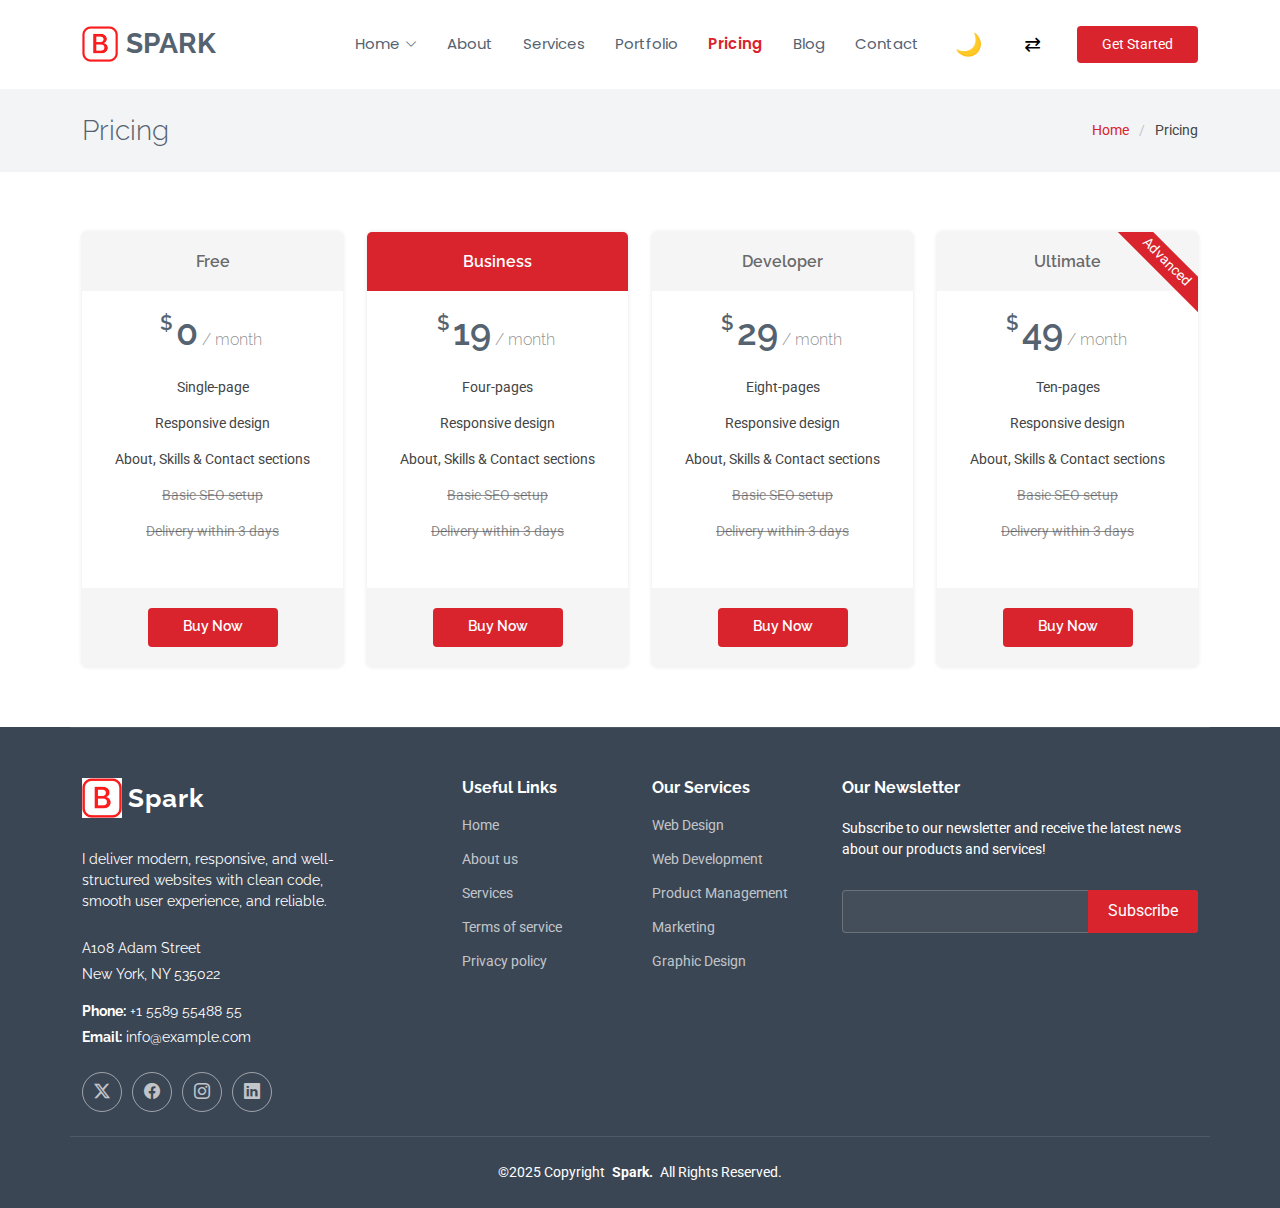
<file: pricing.html>
<!DOCTYPE html>
<html lang="en">

<head>
  <meta charset="utf-8">
  <meta content="width=device-width, initial-scale=1.0" name="viewport">
  <title>Pricing - Personal Portfolio Website</title>
  <meta name="description" content="">
  <meta name="keywords" content="">

  <!-- Favicons -->
  <link href="assets/img/favicon.png" rel="icon">
  <link href="assets/img/apple-touch-icon.png" rel="apple-touch-icon">

  <!-- Fonts -->
  <link href="https://fonts.googleapis.com" rel="preconnect">
  <link href="https://fonts.gstatic.com" rel="preconnect" crossorigin>
  <link href="https://fonts.googleapis.com/css2?family=Roboto:ital,wght@0,100;0,300;0,400;0,500;0,700;0,900;1,100;1,300;1,400;1,500;1,700;1,900&family=Poppins:ital,wght@0,100;0,200;0,300;0,400;0,500;0,600;0,700;0,800;0,900;1,100;1,200;1,300;1,400;1,500;1,600;1,700;1,800;1,900&family=Raleway:ital,wght@0,100;0,200;0,300;0,400;0,500;0,600;0,700;0,800;0,900;1,100;1,200;1,300;1,400;1,500;1,600;1,700;1,800;1,900&display=swap" rel="stylesheet">

  <!-- Vendor CSS Files -->
  <link href="assets/vendor/bootstrap/css/bootstrap.min.css" rel="stylesheet">
  <link href="assets/vendor/bootstrap-icons/bootstrap-icons.css" rel="stylesheet">
  <link href="assets/vendor/aos/aos.css" rel="stylesheet">
  <link href="assets/vendor/glightbox/css/glightbox.min.css" rel="stylesheet">
  <link href="assets/vendor/swiper/swiper-bundle.min.css" rel="stylesheet">

  <!-- Main CSS File -->
  <link href="assets/css/main.css" rel="stylesheet">

  <!-- =======================================================
  * Template Name: Spark
  * Template URL: https://sparksample.com/
  * Updated: Aug 07 2024 with Bootstrap v5.3.3
  * Author: BootstrapMade.com
  * License: https://bootstrapmade.com/license/
  ======================================================== -->
</head>

<body class="pricing-page">

  <header id="header" class="header d-flex align-items-center sticky-top">
   <div class="container-fluid container-xl position-relative d-flex align-items-center">

      <a href="index.html" class="logo d-flex align-items-center me-auto">
        <!-- Uncomment the line below if you also wish to use an image logo -->
        <img src="assets/img/logo.png" alt=""> 
        <h1 class="sitename">Spark</h1>
      </a>

      <nav id="navmenu" class="navmenu">
        <ul>
          <li class="dropdown"><a href="index.html"><span>Home</span> <i class="bi bi-chevron-down toggle-dropdown"></i></a>
            <ul>
              <li><a href="index.html">Home 1</a></li>
              <li><a href="home-2.html">Home 2</a></li>
             </ul>
          </li>
          <li><a href="about.html">About</a></li>
          <li><a href="services.html">Services</a></li>
          <li><a href="portfolio.html">Portfolio</a></li>
          
          <li><a href="pricing.html">Pricing</a></li>
          <li><a href="blog.html"><span>Blog</span> </a>
      </li>
          <li><a href="contact.html">Contact</a></li>
        </ul>
        <i class="mobile-nav-toggle d-xl-none bi bi-list"></i>
      </nav>

      <button id="theme-toggle" class="theme-btn" aria-label="Toggle theme">
  🌙
</button>
<button id="rtl-toggle" class="rtl-btn" aria-label="Toggle RTL">
  ⇄
</button>
<a class="btn-getstarted" href="contact.html">Get Started</a>

    </div>
  </header>

  <main class="main">

    <!-- Page Title -->
    <div class="page-title light-background">
      <div class="container d-lg-flex justify-content-between align-items-center">
        <h1 class="mb-2 mb-lg-0">Pricing</h1>
        <nav class="breadcrumbs">
          <ol>
            <li><a href="index.html">Home</a></li>
            <li class="current">Pricing</li>
          </ol>
        </nav>
      </div>
    </div><!-- End Page Title -->

    <!-- Pricing Section -->
    <section id="pricing" class="pricing section">

      <div class="container">

        <div class="row gy-3">

          <div class="col-xl-3 col-lg-6" data-aos="fade-up" data-aos-delay="100">
            <div class="pricing-item">
              <h3>Free</h3>
              <h4><sup>$</sup>0<span> / month</span></h4>
              <ul>
                <li>Single-page</li>
                <li>Responsive design</li>
                <li>About, Skills & Contact sections</li>
                <li class="na">Basic SEO setup</li>
                <li class="na">Delivery within 3 days</li>
              </ul>
              <div class="btn-wrap">
                <a href="#" class="btn-buy">Buy Now</a>
              </div>
            </div>
          </div><!-- End Pricing Item -->

          <div class="col-xl-3 col-lg-6" data-aos="fade-up" data-aos-delay="200">
            <div class="pricing-item featured">
              <h3>Business</h3>
              <h4><sup>$</sup>19<span> / month</span></h4>
               <ul>
                <li>Four-pages</li>
                <li>Responsive design</li>
                <li>About, Skills & Contact sections</li>
                <li class="na">Basic SEO setup</li>
                <li class="na">Delivery within 3 days</li>
              </ul>
              <div class="btn-wrap">
                <a href="#" class="btn-buy">Buy Now</a>
              </div>
            </div>
          </div><!-- End Pricing Item -->

          <div class="col-xl-3 col-lg-6" data-aos="fade-up" data-aos-delay="400">
            <div class="pricing-item">
              <h3>Developer</h3>
              <h4><sup>$</sup>29<span> / month</span></h4>
               <ul>
                <li>Eight-pages</li>
                <li>Responsive design</li>
                <li>About, Skills & Contact sections</li>
                <li class="na">Basic SEO setup</li>
                <li class="na">Delivery within 3 days</li>
              </ul>
              <div class="btn-wrap">
                <a href="#" class="btn-buy">Buy Now</a>
              </div>
            </div>
          </div><!-- End Pricing Item -->

          <div class="col-xl-3 col-lg-6" data-aos="fade-up" data-aos-delay="400">
            <div class="pricing-item">
              <span class="advanced">Advanced</span>
              <h3>Ultimate</h3>
              <h4><sup>$</sup>49<span> / month</span></h4>
               <ul>
                <li>Ten-pages</li>
                <li>Responsive design</li>
                <li>About, Skills & Contact sections</li>
                <li class="na">Basic SEO setup</li>
                <li class="na">Delivery within 3 days</li>
              </ul>
              <div class="btn-wrap">
                <a href="#" class="btn-buy">Buy Now</a>
              </div>
            </div>
          </div><!-- End Pricing Item -->

        </div>

      </div>

    </section><!-- /Pricing Section -->

  </main>

  <footer id="footer" class="footer dark-background">

    <div class="container footer-top">
      <div class="row gy-4">
        <div class="col-lg-4 col-md-6 footer-about">
          <a href="index.html" class="logo d-flex align-items-center">
            <img src="assets/img/logo.png" alt="">
            <span class="sitename">Spark</span>
          </a>
          <div class="footer-contact pt-3">
            <p>I deliver modern, responsive, and well-structured websites with clean code, smooth user experience, and reliable.</p><br>
            <p>A108 Adam Street</p>
            <p>New York, NY 535022</p>
            <p class="mt-3"><strong>Phone:</strong> <span>+1 5589 55488 55</span></p>
            <p><strong>Email:</strong> <span>info@example.com</span></p>
          </div>
          <div class="social-links d-flex mt-4">
            <a href=""><i class="bi bi-twitter-x"></i></a>
            <a href=""><i class="bi bi-facebook"></i></a>
            <a href=""><i class="bi bi-instagram"></i></a>
            <a href=""><i class="bi bi-linkedin"></i></a>
          </div>
        </div>

        <div class="col-lg-2 col-md-3 footer-links">
          <h4>Useful Links</h4>
          <ul>
            <li><a href="#">Home</a></li>
            <li><a href="#">About us</a></li>
            <li><a href="#">Services</a></li>
            <li><a href="#">Terms of service</a></li>
            <li><a href="#">Privacy policy</a></li>
          </ul>
        </div>

        <div class="col-lg-2 col-md-3 footer-links">
          <h4>Our Services</h4>
          <ul>
            <li><a href="#">Web Design</a></li>
            <li><a href="#">Web Development</a></li>
            <li><a href="#">Product Management</a></li>
            <li><a href="#">Marketing</a></li>
            <li><a href="#">Graphic Design</a></li>
          </ul>
        </div>

        <div class="col-lg-4 col-md-12 footer-newsletter">
          <h4>Our Newsletter</h4>
          <p>Subscribe to our newsletter and receive the latest news about our products and services!</p>
          <form action="forms/newsletter.php" method="post" class="php-email-form">
            <div class="newsletter-form"><input type="email" name="email"><input type="submit" value="Subscribe"></div>
            <div class="loading">Loading</div>
            <div class="error-message"></div>
            <div class="sent-message">Your subscription request has been sent. Thank you!</div>
          </form>
        </div>

      </div>
    </div>

   <div class="container copyright text-center mt-4">
      <p>©2025 <span>Copyright</span> <strong class="px-1 sitename">Spark.</strong> <span>All Rights Reserved.</span></p>
      
    </div>

  </footer>

  <!-- Scroll Top -->
  <a href="#" id="scroll-top" class="scroll-top d-flex align-items-center justify-content-center"><i class="bi bi-arrow-up-short"></i></a>

  <!-- Preloader -->
  <div id="preloader"></div>

  <!-- Vendor JS Files -->
  <script src="assets/vendor/bootstrap/js/bootstrap.bundle.min.js"></script>
  <script src="assets/vendor/php-email-form/validate.js"></script>
  <script src="assets/vendor/aos/aos.js"></script>
  <script src="assets/vendor/glightbox/js/glightbox.min.js"></script>
  <script src="assets/vendor/imagesloaded/imagesloaded.pkgd.min.js"></script>
  <script src="assets/vendor/isotope-layout/isotope.pkgd.min.js"></script>
  <script src="assets/vendor/purecounter/purecounter_vanilla.js"></script>
  <script src="assets/vendor/waypoints/noframework.waypoints.js"></script>
  <script src="assets/vendor/swiper/swiper-bundle.min.js"></script>

  <!-- Main JS File -->
  <script src="assets/js/main.js"></script>
<script>
document.addEventListener("DOMContentLoaded", function () {
  let currentPath = window.location.pathname;
  if(currentPath === "/") currentPath = "/index.html"; // home page fallback

  document.querySelectorAll(".navmenu a").forEach(link => {
    const href = link.getAttribute("href");
    if(href === currentPath || href === currentPath.replace("/", "")) {
      link.classList.add("active");
      const parent = link.closest("li");
      if(parent) parent.classList.add("active");
    }
  });
});
</script>
</body>

</html>
</file>
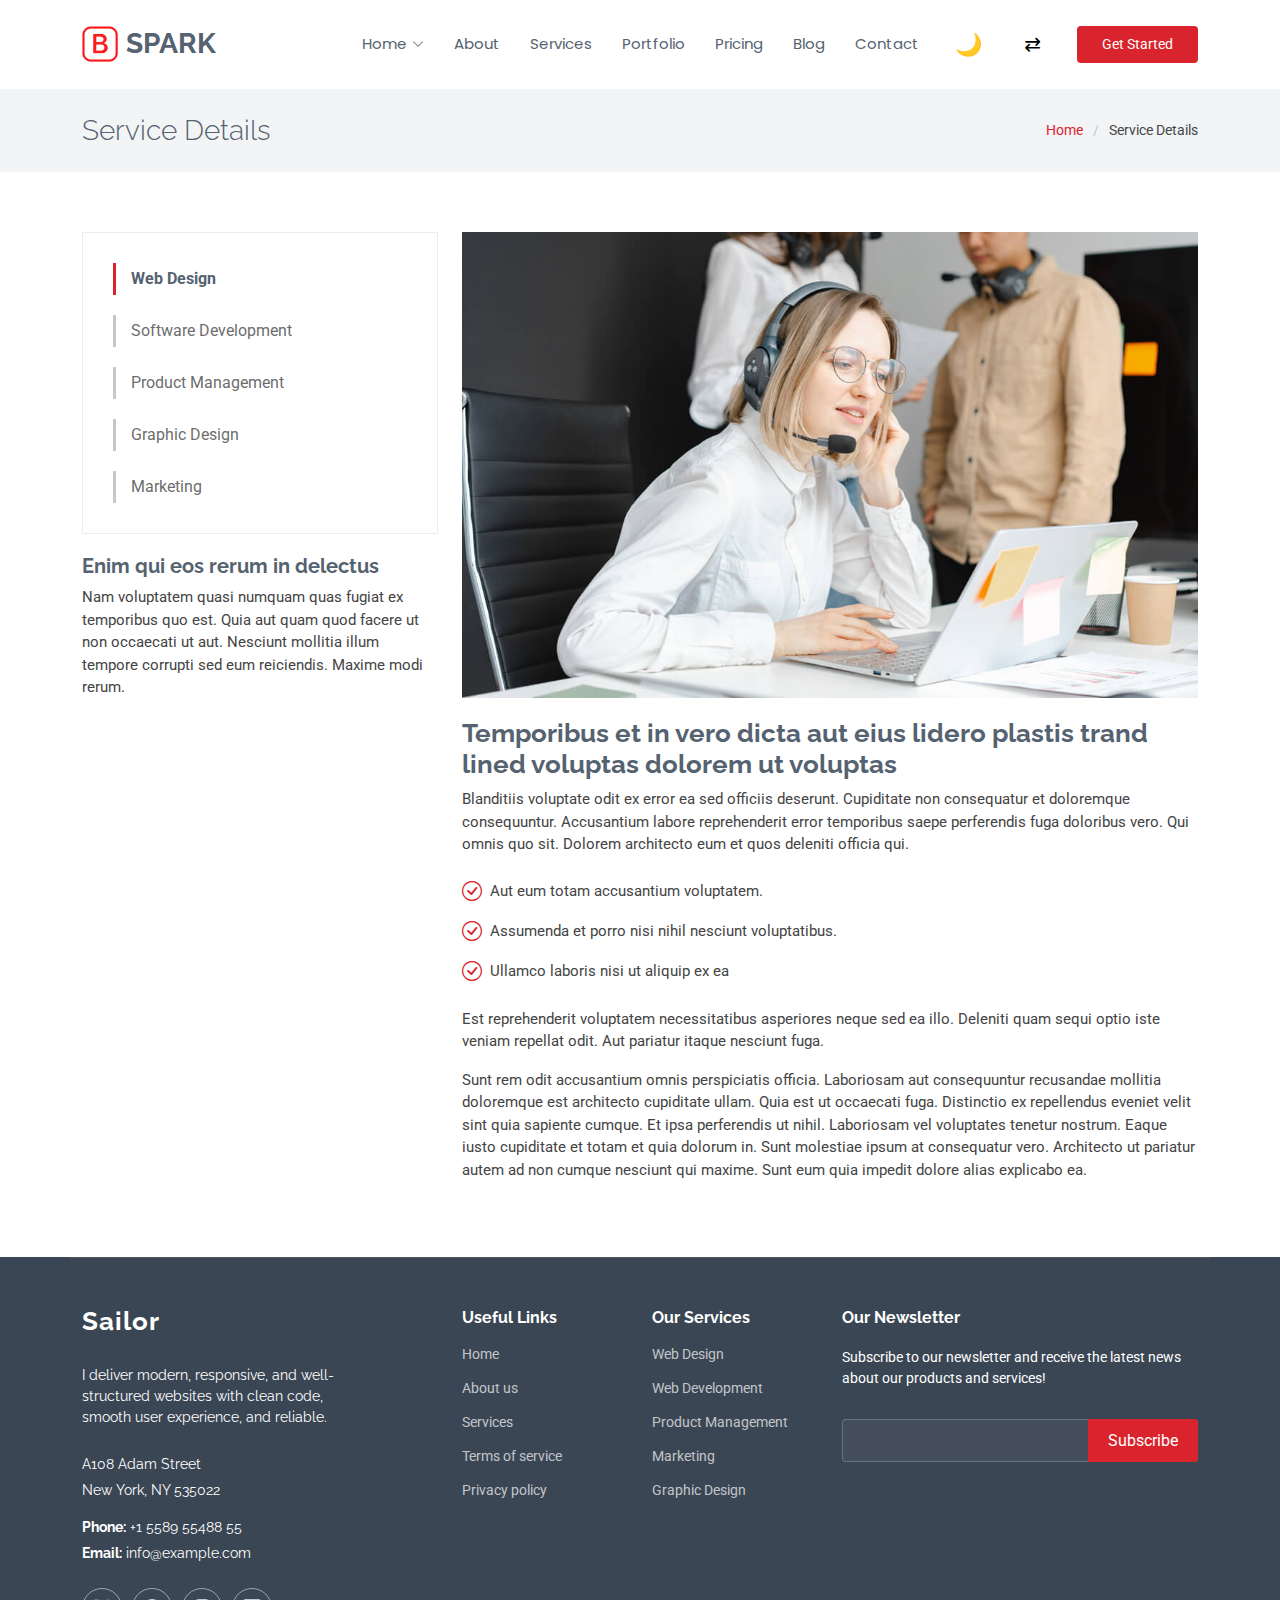
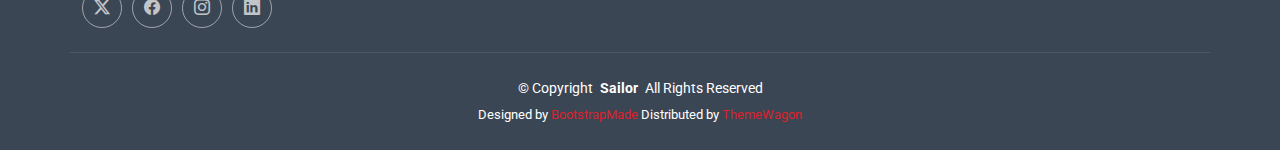
<file: service-details.html>
<!DOCTYPE html>
<html lang="en">

<head>
  <meta charset="utf-8">
  <meta content="width=device-width, initial-scale=1.0" name="viewport">
  <title>Service Details - Sailor Bootstrap Template</title>
  <meta name="description" content="">
  <meta name="keywords" content="">

  <!-- Favicons -->
  <link href="assets/img/favicon.png" rel="icon">
  <link href="assets/img/apple-touch-icon.png" rel="apple-touch-icon">

  <!-- Fonts -->
  <link href="https://fonts.googleapis.com" rel="preconnect">
  <link href="https://fonts.gstatic.com" rel="preconnect" crossorigin>
  <link href="https://fonts.googleapis.com/css2?family=Roboto:ital,wght@0,100;0,300;0,400;0,500;0,700;0,900;1,100;1,300;1,400;1,500;1,700;1,900&family=Poppins:ital,wght@0,100;0,200;0,300;0,400;0,500;0,600;0,700;0,800;0,900;1,100;1,200;1,300;1,400;1,500;1,600;1,700;1,800;1,900&family=Raleway:ital,wght@0,100;0,200;0,300;0,400;0,500;0,600;0,700;0,800;0,900;1,100;1,200;1,300;1,400;1,500;1,600;1,700;1,800;1,900&display=swap" rel="stylesheet">

  <!-- Vendor CSS Files -->
  <link href="assets/vendor/bootstrap/css/bootstrap.min.css" rel="stylesheet">
  <link href="assets/vendor/bootstrap-icons/bootstrap-icons.css" rel="stylesheet">
  <link href="assets/vendor/aos/aos.css" rel="stylesheet">
  <link href="assets/vendor/glightbox/css/glightbox.min.css" rel="stylesheet">
  <link href="assets/vendor/swiper/swiper-bundle.min.css" rel="stylesheet">

  <!-- Main CSS File -->
  <link href="assets/css/main.css" rel="stylesheet">

  <!-- =======================================================
  * Template Name: Sailor
  * Template URL: https://bootstrapmade.com/sailor-free-bootstrap-theme/
  * Updated: Aug 07 2024 with Bootstrap v5.3.3
  * Author: BootstrapMade.com
  * License: https://bootstrapmade.com/license/
  ======================================================== -->
</head>

<body class="service-details-page">

  <header id="header" class="header d-flex align-items-center sticky-top">
    <div class="container-fluid container-xl position-relative d-flex align-items-center">

      <a href="index.html" class="logo d-flex align-items-center me-auto">
        <!-- Uncomment the line below if you also wish to use an image logo -->
        <img src="assets/img/logo.png" alt=""> 
        <h1 class="sitename">Spark</h1>
      </a>

      <nav id="navmenu" class="navmenu">
        <ul>
          <li class="dropdown"><a href="index.html"><span>Home</span> <i class="bi bi-chevron-down toggle-dropdown"></i></a>
            <ul>
              <li><a href="index.html">Home 1</a></li>
              <li><a href="home-2.html">Home 2</a></li>
             </ul>
          </li>
          <li><a href="about.html">About</a></li>
          <li><a href="services.html">Services</a></li>
          <li><a href="portfolio.html">Portfolio</a></li>
          
          <li><a href="pricing.html">Pricing</a></li>
          <li><a href="blog.html"><span>Blog</span> </a>
      </li>
          <li><a href="contact.html">Contact</a></li>
        </ul>
        <i class="mobile-nav-toggle d-xl-none bi bi-list"></i>
      </nav>

      <button id="theme-toggle" class="theme-btn" aria-label="Toggle theme">
  🌙
</button>
<button id="rtl-toggle" class="rtl-btn" aria-label="Toggle RTL">
  ⇄
</button>
<a class="btn-getstarted" href="contact.html">Get Started</a>

    </div>
  </header>

  <main class="main">

    <!-- Page Title -->
    <div class="page-title light-background">
      <div class="container d-lg-flex justify-content-between align-items-center">
        <h1 class="mb-2 mb-lg-0">Service Details</h1>
        <nav class="breadcrumbs">
          <ol>
            <li><a href="index.html">Home</a></li>
            <li class="current">Service Details</li>
          </ol>
        </nav>
      </div>
    </div><!-- End Page Title -->

    <!-- Service Details Section -->
    <section id="service-details" class="service-details section">

      <div class="container">

        <div class="row gy-4">

          <div class="col-lg-4" data-aos="fade-up" data-aos-delay="100">
            <div class="services-list">
              <a href="#" class="active">Web Design</a>
              <a href="#">Software Development</a>
              <a href="#">Product Management</a>
              <a href="#">Graphic Design</a>
              <a href="#">Marketing</a>
            </div>

            <h4>Enim qui eos rerum in delectus</h4>
            <p>Nam voluptatem quasi numquam quas fugiat ex temporibus quo est. Quia aut quam quod facere ut non occaecati ut aut. Nesciunt mollitia illum tempore corrupti sed eum reiciendis. Maxime modi rerum.</p>
          </div>

          <div class="col-lg-8" data-aos="fade-up" data-aos-delay="200">
            <img src="assets/img/services.jpg" alt="" class="img-fluid services-img">
            <h3>Temporibus et in vero dicta aut eius lidero plastis trand lined voluptas dolorem ut voluptas</h3>
            <p>
              Blanditiis voluptate odit ex error ea sed officiis deserunt. Cupiditate non consequatur et doloremque consequuntur. Accusantium labore reprehenderit error temporibus saepe perferendis fuga doloribus vero. Qui omnis quo sit. Dolorem architecto eum et quos deleniti officia qui.
            </p>
            <ul>
              <li><i class="bi bi-check-circle"></i> <span>Aut eum totam accusantium voluptatem.</span></li>
              <li><i class="bi bi-check-circle"></i> <span>Assumenda et porro nisi nihil nesciunt voluptatibus.</span></li>
              <li><i class="bi bi-check-circle"></i> <span>Ullamco laboris nisi ut aliquip ex ea</span></li>
            </ul>
            <p>
              Est reprehenderit voluptatem necessitatibus asperiores neque sed ea illo. Deleniti quam sequi optio iste veniam repellat odit. Aut pariatur itaque nesciunt fuga.
            </p>
            <p>
              Sunt rem odit accusantium omnis perspiciatis officia. Laboriosam aut consequuntur recusandae mollitia doloremque est architecto cupiditate ullam. Quia est ut occaecati fuga. Distinctio ex repellendus eveniet velit sint quia sapiente cumque. Et ipsa perferendis ut nihil. Laboriosam vel voluptates tenetur nostrum. Eaque iusto cupiditate et totam et quia dolorum in. Sunt molestiae ipsum at consequatur vero. Architecto ut pariatur autem ad non cumque nesciunt qui maxime. Sunt eum quia impedit dolore alias explicabo ea.
            </p>
          </div>

        </div>

      </div>

    </section><!-- /Service Details Section -->

  </main>

  <footer id="footer" class="footer dark-background">

    <div class="container footer-top">
      <div class="row gy-4">
        <div class="col-lg-4 col-md-6 footer-about">
          <a href="index.html" class="logo d-flex align-items-center">
            <span class="sitename">Sailor</span>
          </a>
          <div class="footer-contact pt-3">
            <p>I deliver modern, responsive, and well-structured websites with clean code, smooth user experience, and reliable.</p><br>
            <p>A108 Adam Street</p>
            <p>New York, NY 535022</p>
            <p class="mt-3"><strong>Phone:</strong> <span>+1 5589 55488 55</span></p>
            <p><strong>Email:</strong> <span>info@example.com</span></p>
          </div>
          <div class="social-links d-flex mt-4">
            <a href=""><i class="bi bi-twitter-x"></i></a>
            <a href=""><i class="bi bi-facebook"></i></a>
            <a href=""><i class="bi bi-instagram"></i></a>
            <a href=""><i class="bi bi-linkedin"></i></a>
          </div>
        </div>

        <div class="col-lg-2 col-md-3 footer-links">
          <h4>Useful Links</h4>
          <ul>
            <li><a href="#">Home</a></li>
            <li><a href="#">About us</a></li>
            <li><a href="#">Services</a></li>
            <li><a href="#">Terms of service</a></li>
            <li><a href="#">Privacy policy</a></li>
          </ul>
        </div>

        <div class="col-lg-2 col-md-3 footer-links">
          <h4>Our Services</h4>
          <ul>
            <li><a href="#">Web Design</a></li>
            <li><a href="#">Web Development</a></li>
            <li><a href="#">Product Management</a></li>
            <li><a href="#">Marketing</a></li>
            <li><a href="#">Graphic Design</a></li>
          </ul>
        </div>

        <div class="col-lg-4 col-md-12 footer-newsletter">
          <h4>Our Newsletter</h4>
          <p>Subscribe to our newsletter and receive the latest news about our products and services!</p>
          <form action="forms/newsletter.php" method="post" class="php-email-form">
            <div class="newsletter-form"><input type="email" name="email"><input type="submit" value="Subscribe"></div>
            <div class="loading">Loading</div>
            <div class="error-message"></div>
            <div class="sent-message">Your subscription request has been sent. Thank you!</div>
          </form>
        </div>

      </div>
    </div>

    <div class="container copyright text-center mt-4">
      <p>© <span>Copyright</span> <strong class="px-1 sitename">Sailor</strong> <span>All Rights Reserved</span></p>
      <div class="credits">
        <!-- All the links in the footer should remain intact. -->
        <!-- You can delete the links only if you've purchased the pro version. -->
        <!-- Licensing information: https://bootstrapmade.com/license/ -->
        <!-- Purchase the pro version with working PHP/AJAX contact form: [buy-url] -->
        Designed by <a href="https://bootstrapmade.com/">BootstrapMade</a> Distributed by <a href=“https://themewagon.com>ThemeWagon
      </div>
    </div>

  </footer>

  <!-- Scroll Top -->
  <a href="#" id="scroll-top" class="scroll-top d-flex align-items-center justify-content-center"><i class="bi bi-arrow-up-short"></i></a>

  <!-- Preloader -->
  <div id="preloader"></div>

  <!-- Vendor JS Files -->
  <script src="assets/vendor/bootstrap/js/bootstrap.bundle.min.js"></script>
  <script src="assets/vendor/php-email-form/validate.js"></script>
  <script src="assets/vendor/aos/aos.js"></script>
  <script src="assets/vendor/glightbox/js/glightbox.min.js"></script>
  <script src="assets/vendor/imagesloaded/imagesloaded.pkgd.min.js"></script>
  <script src="assets/vendor/isotope-layout/isotope.pkgd.min.js"></script>
  <script src="assets/vendor/purecounter/purecounter_vanilla.js"></script>
  <script src="assets/vendor/waypoints/noframework.waypoints.js"></script>
  <script src="assets/vendor/swiper/swiper-bundle.min.js"></script>

  <!-- Main JS File -->
  <script src="assets/js/main.js"></script>
<script>
document.addEventListener("DOMContentLoaded", function () {
  let currentPath = window.location.pathname;
  if(currentPath === "/") currentPath = "/index.html"; // home page fallback

  document.querySelectorAll(".navmenu a").forEach(link => {
    const href = link.getAttribute("href");
    if(href === currentPath || href === currentPath.replace("/", "")) {
      link.classList.add("active");
      const parent = link.closest("li");
      if(parent) parent.classList.add("active");
    }
  });
});
</script>
</body>

</html>
</file>
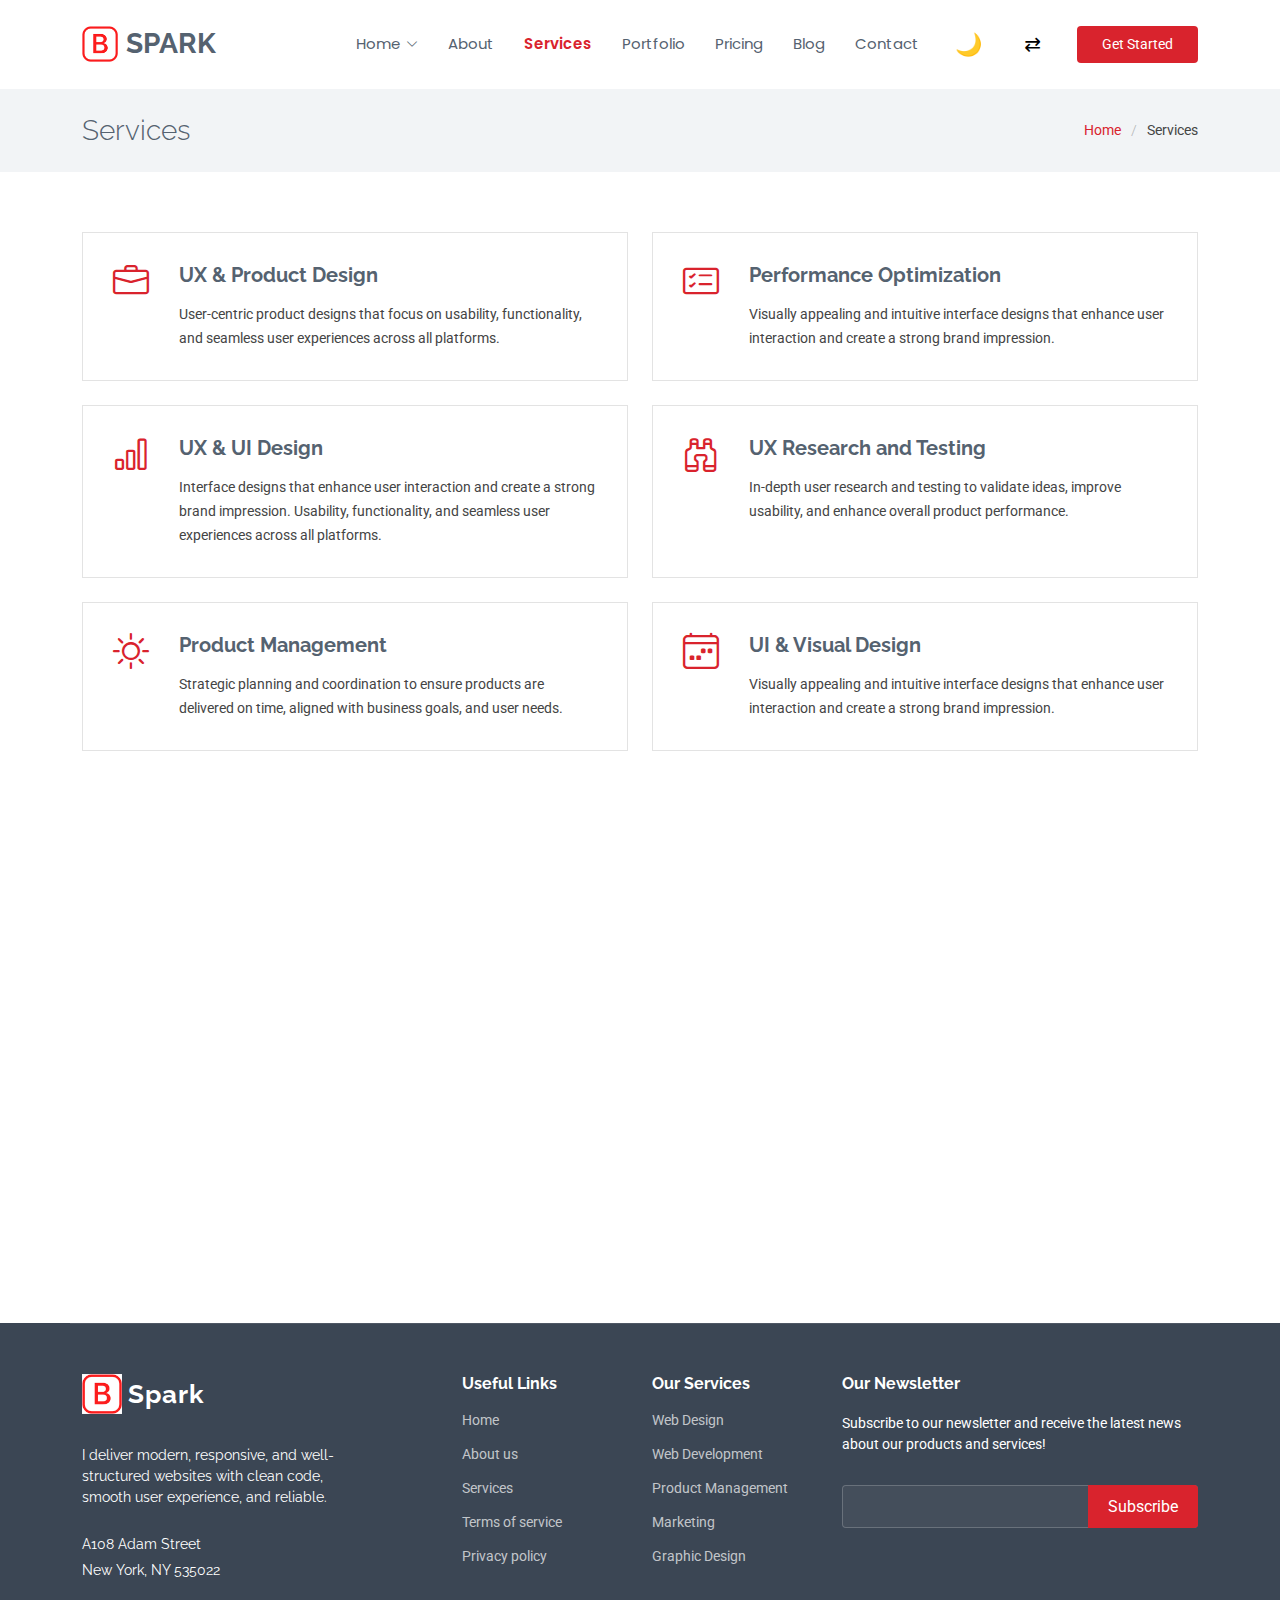
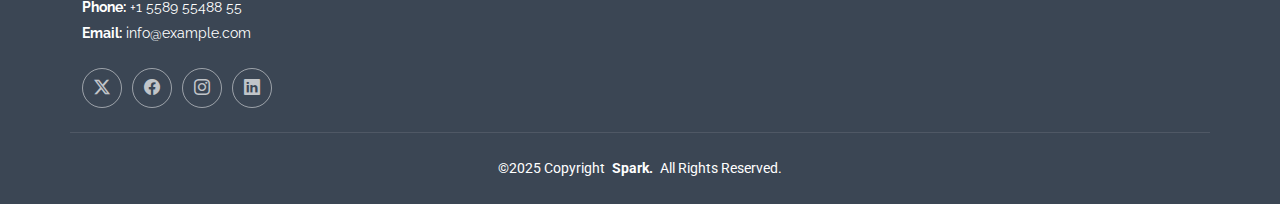
<file: services.html>
<!DOCTYPE html>
<html lang="en">

<head>
  <meta charset="utf-8">
  <meta content="width=device-width, initial-scale=1.0" name="viewport">
  <title>Services - Personal Portfolio Website</title>
  <meta name="description" content="">
  <meta name="keywords" content="">

  <!-- Favicons -->
  <link href="assets/img/favicon.png" rel="icon">
  <link href="assets/img/apple-touch-icon.png" rel="apple-touch-icon">

  <!-- Fonts -->
  <link href="https://fonts.googleapis.com" rel="preconnect">
  <link href="https://fonts.gstatic.com" rel="preconnect" crossorigin>
  <link href="https://fonts.googleapis.com/css2?family=Roboto:ital,wght@0,100;0,300;0,400;0,500;0,700;0,900;1,100;1,300;1,400;1,500;1,700;1,900&family=Poppins:ital,wght@0,100;0,200;0,300;0,400;0,500;0,600;0,700;0,800;0,900;1,100;1,200;1,300;1,400;1,500;1,600;1,700;1,800;1,900&family=Raleway:ital,wght@0,100;0,200;0,300;0,400;0,500;0,600;0,700;0,800;0,900;1,100;1,200;1,300;1,400;1,500;1,600;1,700;1,800;1,900&display=swap" rel="stylesheet">

  <!-- Vendor CSS Files -->
  <link href="assets/vendor/bootstrap/css/bootstrap.min.css" rel="stylesheet">
  <link href="assets/vendor/bootstrap-icons/bootstrap-icons.css" rel="stylesheet">
  <link href="assets/vendor/aos/aos.css" rel="stylesheet">
  <link href="assets/vendor/glightbox/css/glightbox.min.css" rel="stylesheet">
  <link href="assets/vendor/swiper/swiper-bundle.min.css" rel="stylesheet">

  <!-- Main CSS File -->
  <link href="assets/css/main.css" rel="stylesheet">

  <!-- =======================================================
  * Template Name: Spark
  * Template URL: https://sparksample.com/
  * Updated: Aug 07 2024 with Bootstrap v5.3.3
  * Author: BootstrapMade.com
  * License: https://bootstrapmade.com/license/
  ======================================================== -->
</head>

<body class="services-page">

 <header id="header" class="header d-flex align-items-center sticky-top">
   <div class="container-fluid container-xl position-relative d-flex align-items-center">

      <a href="index.html" class="logo d-flex align-items-center me-auto">
        <!-- Uncomment the line below if you also wish to use an image logo -->
        <img src="assets/img/logo.png" alt=""> 
        <h1 class="sitename">Spark</h1>
      </a>

      <nav id="navmenu" class="navmenu">
        <ul>
          <li class="dropdown"><a href="index.html"><span>Home</span> <i class="bi bi-chevron-down toggle-dropdown"></i></a>
            <ul>
              <li><a href="index.html">Home 1</a></li>
              <li><a href="home-2.html">Home 2</a></li>
             </ul>
          </li>
          <li><a href="about.html">About</a></li>
          <li><a href="services.html">Services</a></li>
          <li><a href="portfolio.html">Portfolio</a></li>
          
          <li><a href="pricing.html">Pricing</a></li>
          <li><a href="blog.html"><span>Blog</span> </a>
      </li>
          <li><a href="contact.html">Contact</a></li>
        </ul>
        <i class="mobile-nav-toggle d-xl-none bi bi-list"></i>
      </nav>

      <button id="theme-toggle" class="theme-btn" aria-label="Toggle theme">
  🌙
</button>
<button id="rtl-toggle" class="rtl-btn" aria-label="Toggle RTL">
  ⇄
</button>
<a class="btn-getstarted" href="contact.html">Get Started</a>

    </div>
  </header>

  <main class="main">

    <!-- Page Title -->
    <div class="page-title light-background">
      <div class="container d-lg-flex justify-content-between align-items-center">
        <h1 class="mb-2 mb-lg-0">Services</h1>
        <nav class="breadcrumbs">
          <ol>
            <li><a href="index.html">Home</a></li>
            <li class="current">Services</li>
          </ol>
        </nav>
      </div>
    </div><!-- End Page Title -->

  <!-- Services Section -->
    <section id="services" class="services section">

      <div class="container">

        <div class="row gy-4">

          <div class="col-md-6" data-aos="fade-up" data-aos-delay="100">
            <div class="service-item d-flex position-relative h-100">
              <i class="bi bi-briefcase icon flex-shrink-0"></i>
              <div>
                <h4 class="title"><a href="#" class="stretched-link">UX & Product Design</a></h4>
                <p class="description">User-centric product designs that focus on usability, functionality, and seamless user experiences across all platforms.</p>
              </div>
            </div>
          </div><!-- End Service Item -->

          <div class="col-md-6" data-aos="fade-up" data-aos-delay="200">
            <div class="service-item d-flex position-relative h-100">
              <i class="bi bi-card-checklist icon flex-shrink-0"></i>
              <div>
                <h4 class="title"><a href="#" class="stretched-link">Performance Optimization</a></h4>
                <p class="description">Visually appealing and intuitive interface designs that enhance user interaction and create a strong brand impression.</p>
              </div>
            </div>
          </div><!-- End Service Item -->

          <div class="col-md-6" data-aos="fade-up" data-aos-delay="300">
            <div class="service-item d-flex position-relative h-100">
              <i class="bi bi-bar-chart icon flex-shrink-0"></i>
              <div>
                <h4 class="title"><a href="#" class="stretched-link">UX & UI Design</a></h4>
                <p class="description">Interface designs that enhance user interaction and create a strong brand impression. Usability, functionality, and seamless user experiences across all platforms.</p>
              </div>
            </div>
          </div><!-- End Service Item -->

          <div class="col-md-6" data-aos="fade-up" data-aos-delay="400">
            <div class="service-item d-flex position-relative h-100">
              <i class="bi bi-binoculars icon flex-shrink-0"></i>
              <div>
                <h4 class="title"><a href="#" class="stretched-link">UX Research and Testing</a></h4>
                <p class="description">In-depth user research and testing to validate ideas, improve usability, and enhance overall product performance.</p>
              </div>
            </div>
          </div><!-- End Service Item -->

          <div class="col-md-6" data-aos="fade-up" data-aos-delay="500">
            <div class="service-item d-flex position-relative h-100">
              <i class="bi bi-brightness-high icon flex-shrink-0"></i>
              <div>
                <h4 class="title"><a href="#" class="stretched-link">Product Management</a></h4>
                <p class="description">Strategic planning and coordination to ensure products are delivered on time, aligned with business goals, and user needs.</p>
              </div>
            </div>
          </div><!-- End Service Item -->

          <div class="col-md-6" data-aos="fade-up" data-aos-delay="600">
            <div class="service-item d-flex position-relative h-100">
              <i class="bi bi-calendar4-week icon flex-shrink-0"></i>
              <div>
                <h4 class="title"><a href="#" class="stretched-link">UI & Visual Design</a></h4>
                <p class="description">Visually appealing and intuitive interface designs that enhance user interaction and create a strong brand impression.</p>
              </div>
            </div>
          </div><!-- End Service Item -->

        </div>

      </div>

    </section><!-- /Services Section -->

    <!-- Features Section -->
    <section id="features" class="features section">

      <!-- Section Title -->
      <div class="container section-title" data-aos="fade-up">
        <h2>Features</h2>
        <p>Check Our Features<br></p>
      </div><!-- End Section Title -->

      <div class="container" data-aos="fade-up" data-aos-delay="100">

        <div class="row">
          <div class="col-lg-3">
            <ul class="nav nav-tabs flex-column">
              <li class="nav-item">
                <a class="nav-link active show" data-bs-toggle="tab" href="#features-tab-1">Creative & User-Focused Design</a>
              </li>
              <li class="nav-item">
                <a class="nav-link" data-bs-toggle="tab" href="#features-tab-2">Modern Web Development</a>
              </li>
              <li class="nav-item">
                <a class="nav-link" data-bs-toggle="tab" href="#features-tab-3">Mobile-first responsive design</a>
              </li>
              <li class="nav-item">
                <a class="nav-link" data-bs-toggle="tab" href="#features-tab-4">Brand-consistent color & typography</a>
              </li>
              <li class="nav-item">
                <a class="nav-link" data-bs-toggle="tab" href="#features-tab-5">Figma / Adobe XD based design workflow</a>
              </li>
            </ul>
          </div>
          <div class="col-lg-9 mt-4 mt-lg-0">
            <div class="tab-content">
              <div class="tab-pane active show" id="features-tab-1">
                <div class="row">
                  <div class="col-lg-8 details order-2 order-lg-1">
                    <h3>Creative & User-Focused Design</h3>
                    <p class="fst-italic">I develop responsive and scalable websites using modern web technologies and best practices.
The code structure is clean, optimized, and easy to maintain for future growth.
Performance and security are considered at every stage of development.
This ensures your website remains fast, stable, and reliable.</p>
                    <p>I create clean, modern, and user-friendly designs that reflect your brand identity. Every design is crafted to provide a smooth user experience across all devices.</p>
                  </div>
                  <div class="col-lg-4 text-center order-1 order-lg-2">
                    <img src="assets/img/tabs/tab-1.png" alt="" class="img-fluid">
                  </div>
                </div>
              </div>
              <div class="tab-pane" id="features-tab-2">
                <div class="row">
                  <div class="col-lg-8 details order-2 order-lg-1">
                    <h3>UI/UX focused layouts</h3>
                    <p class="fst-italic">I provide reliable post-launch support to keep your website running smoothly.
Regular updates and bug fixes ensure long-term stability.
I also assist with content changes and performance monitoring.
This helps your website stay updated and secure over time.</p>
                    <p>I build fast, scalable, and secure websites using modern technologies to ensure high performance and long-term reliability.</p>
                  </div>
                  <div class="col-lg-4 text-center order-1 order-lg-2">
                    <img src="assets/img/tabs/tab-2.png" alt="" class="img-fluid">
                  </div>
                </div>
              </div>
              <div class="tab-pane" id="features-tab-3">
                <div class="row">
                  <div class="col-lg-8 details order-2 order-lg-1">
                    <h3>Mobile-first design</h3>
                    <p class="fst-italic">Website performance plays a crucial role in user experience and search rankings.
I optimize images, assets, and code to achieve faster load times.
Every project is tested across browsers and devices for consistency.
This results in smooth interactions and improved engagement.</p>
                    <p>Performance is a priority. I optimize websites for fast loading, better SEO, and smooth interactions to improve user engagement.</p>
                  </div>
                  <div class="col-lg-4 text-center order-1 order-lg-2">
                    <img src="assets/img/tabs/tab-3.png" alt="" class="img-fluid">
                  </div>
                </div>
              </div>
              <div class="tab-pane" id="features-tab-4">
                <div class="row">
                  <div class="col-lg-8 details order-2 order-lg-1">
                    <h3>Reliable Support & Maintenance</h3>
                    <p class="fst-italic">I provide continuous support even after project delivery to ensure your website stays updated, secure, and functional.</p>
                    <p>I develop responsive and scalable websites using modern web technologies and best practices.
The code structure is clean, optimized, and easy to maintain for future growth.
Performance and security are considered at every stage of development.
This ensures your website remains fast, stable, and reliable.</p>
                  </div>
                  <div class="col-lg-4 text-center order-1 order-lg-2">
                    <img src="assets/img/tabs/tab-4.png" alt="" class="img-fluid">
                  </div>
                </div>
              </div>
              <div class="tab-pane" id="features-tab-5">
                <div class="row">
                  <div class="col-lg-8 details order-2 order-lg-1">
                    <h3>Image & asset optimization</h3>
                    <p class="fst-italic">I design clean, modern, and visually appealing user interfaces that reflect your brand identity. Each layout is carefully crafted to ensure clarity, consistency, and usability across all devices.
My focus is on creating intuitive user experiences that keep visitors engaged.
Every design balances aesthetics with functionality for long-term impact.</p>
                    <p>Exercitationem nostrum omnis. Ut reiciendis repudiandae minus. Omnis recusandae ut non quam ut quod eius qui. Ipsum quia odit vero atque qui quibusdam amet. Occaecati sed est sint aut vitae molestiae voluptate vel</p>
                  </div>
                  <div class="col-lg-4 text-center order-1 order-lg-2">
                    <img src="assets/img/tabs/tab-5.png" alt="" class="img-fluid">
                  </div>
                </div>
              </div>
            </div>
          </div>
        </div>

      </div>

    </section><!-- /Features Section -->

  </main>

  <footer id="footer" class="footer dark-background">

    <div class="container footer-top">
      <div class="row gy-4">
        <div class="col-lg-4 col-md-6 footer-about">
          <a href="index.html" class="logo d-flex align-items-center">
            <img src="assets/img/logo.png" alt="">
            <span class="sitename">Spark</span>
          </a>
          <div class="footer-contact pt-3">
            <p>I deliver modern, responsive, and well-structured websites with clean code, smooth user experience, and reliable.</p><br>
            <p>A108 Adam Street</p>
            <p>New York, NY 535022</p>
            <p class="mt-3"><strong>Phone:</strong> <span>+1 5589 55488 55</span></p>
            <p><strong>Email:</strong> <span>info@example.com</span></p>
          </div>
          <div class="social-links d-flex mt-4">
            <a href=""><i class="bi bi-twitter-x"></i></a>
            <a href=""><i class="bi bi-facebook"></i></a>
            <a href=""><i class="bi bi-instagram"></i></a>
            <a href=""><i class="bi bi-linkedin"></i></a>
          </div>
        </div>

        <div class="col-lg-2 col-md-3 footer-links">
          <h4>Useful Links</h4>
          <ul>
            <li><a href="#">Home</a></li>
            <li><a href="#">About us</a></li>
            <li><a href="#">Services</a></li>
            <li><a href="#">Terms of service</a></li>
            <li><a href="#">Privacy policy</a></li>
          </ul>
        </div>

        <div class="col-lg-2 col-md-3 footer-links">
          <h4>Our Services</h4>
          <ul>
            <li><a href="#">Web Design</a></li>
            <li><a href="#">Web Development</a></li>
            <li><a href="#">Product Management</a></li>
            <li><a href="#">Marketing</a></li>
            <li><a href="#">Graphic Design</a></li>
          </ul>
        </div>

        <div class="col-lg-4 col-md-12 footer-newsletter">
          <h4>Our Newsletter</h4>
          <p>Subscribe to our newsletter and receive the latest news about our products and services!</p>
          <form action="forms/newsletter.php" method="post" class="php-email-form">
            <div class="newsletter-form"><input type="email" name="email"><input type="submit" value="Subscribe"></div>
            <div class="loading">Loading</div>
            <div class="error-message"></div>
            <div class="sent-message">Your subscription request has been sent. Thank you!</div>
          </form>
        </div>

      </div>
    </div>

   <div class="container copyright text-center mt-4">
      <p>©2025 <span>Copyright</span> <strong class="px-1 sitename">Spark.</strong> <span>All Rights Reserved.</span></p>
      
    </div>

  </footer>

  <!-- Scroll Top -->
  <a href="#" id="scroll-top" class="scroll-top d-flex align-items-center justify-content-center"><i class="bi bi-arrow-up-short"></i></a>

  <!-- Preloader -->
  <div id="preloader"></div>

  <!-- Vendor JS Files -->
  <script src="assets/vendor/bootstrap/js/bootstrap.bundle.min.js"></script>
  <script src="assets/vendor/php-email-form/validate.js"></script>
  <script src="assets/vendor/aos/aos.js"></script>
  <script src="assets/vendor/glightbox/js/glightbox.min.js"></script>
  <script src="assets/vendor/imagesloaded/imagesloaded.pkgd.min.js"></script>
  <script src="assets/vendor/isotope-layout/isotope.pkgd.min.js"></script>
  <script src="assets/vendor/purecounter/purecounter_vanilla.js"></script>
  <script src="assets/vendor/waypoints/noframework.waypoints.js"></script>
  <script src="assets/vendor/swiper/swiper-bundle.min.js"></script>

  <!-- Main JS File -->
  <script src="assets/js/main.js"></script>
<script>
document.addEventListener("DOMContentLoaded", function () {
  let currentPath = window.location.pathname;
  if(currentPath === "/") currentPath = "/index.html"; // home page fallback

  document.querySelectorAll(".navmenu a").forEach(link => {
    const href = link.getAttribute("href");
    if(href === currentPath || href === currentPath.replace("/", "")) {
      link.classList.add("active");
      const parent = link.closest("li");
      if(parent) parent.classList.add("active");
    }
  });
});
</script>
</body>

</html>
</file>
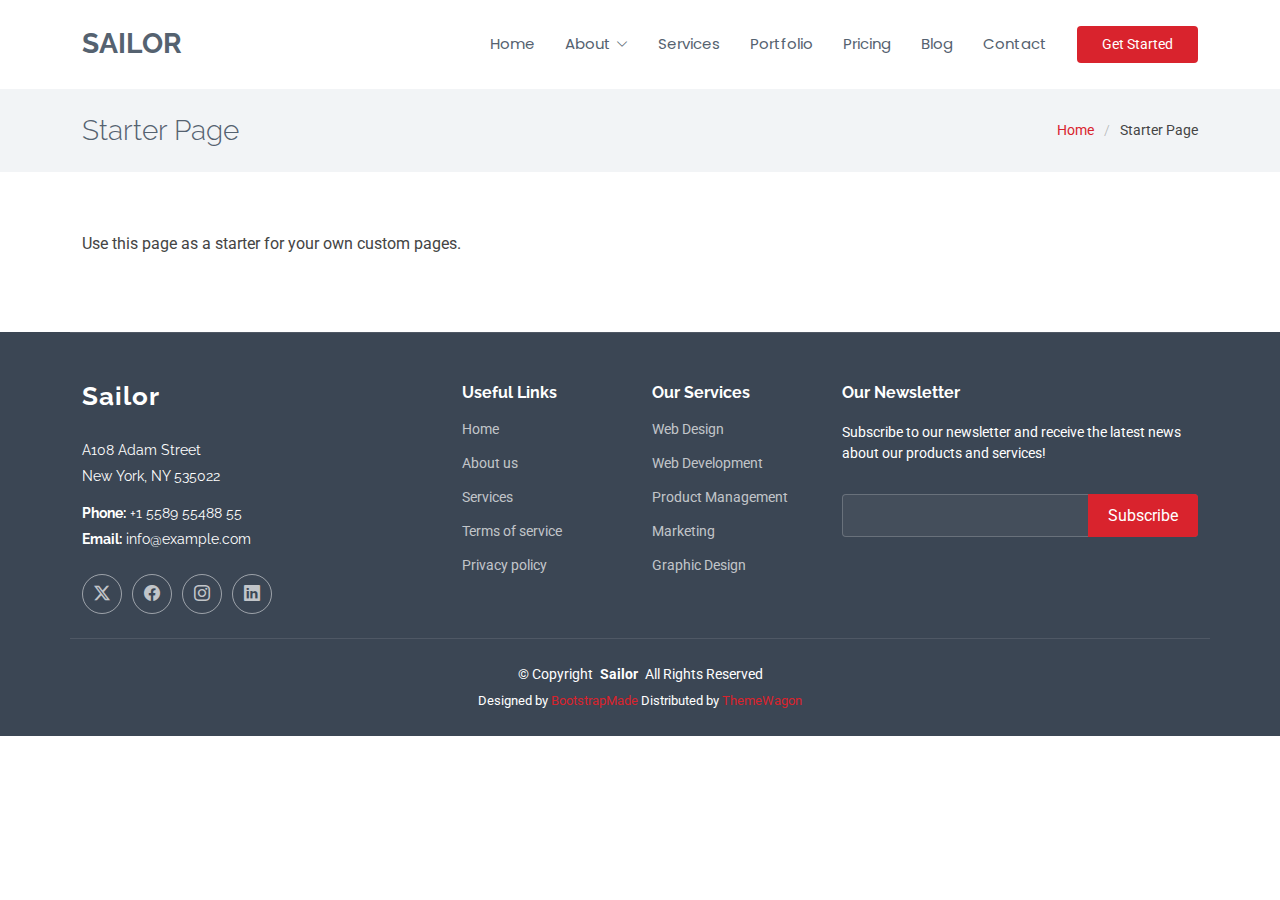
<file: starter-page.html>
<!DOCTYPE html>
<html lang="en">

<head>
  <meta charset="utf-8">
  <meta content="width=device-width, initial-scale=1.0" name="viewport">
  <title>Starter Page - Sailor Bootstrap Template</title>
  <meta name="description" content="">
  <meta name="keywords" content="">

  <!-- Favicons -->
  <link href="assets/img/favicon.png" rel="icon">
  <link href="assets/img/apple-touch-icon.png" rel="apple-touch-icon">

  <!-- Fonts -->
  <link href="https://fonts.googleapis.com" rel="preconnect">
  <link href="https://fonts.gstatic.com" rel="preconnect" crossorigin>
  <link href="https://fonts.googleapis.com/css2?family=Roboto:ital,wght@0,100;0,300;0,400;0,500;0,700;0,900;1,100;1,300;1,400;1,500;1,700;1,900&family=Poppins:ital,wght@0,100;0,200;0,300;0,400;0,500;0,600;0,700;0,800;0,900;1,100;1,200;1,300;1,400;1,500;1,600;1,700;1,800;1,900&family=Raleway:ital,wght@0,100;0,200;0,300;0,400;0,500;0,600;0,700;0,800;0,900;1,100;1,200;1,300;1,400;1,500;1,600;1,700;1,800;1,900&display=swap" rel="stylesheet">

  <!-- Vendor CSS Files -->
  <link href="assets/vendor/bootstrap/css/bootstrap.min.css" rel="stylesheet">
  <link href="assets/vendor/bootstrap-icons/bootstrap-icons.css" rel="stylesheet">
  <link href="assets/vendor/aos/aos.css" rel="stylesheet">
  <link href="assets/vendor/glightbox/css/glightbox.min.css" rel="stylesheet">
  <link href="assets/vendor/swiper/swiper-bundle.min.css" rel="stylesheet">

  <!-- Main CSS File -->
  <link href="assets/css/main.css" rel="stylesheet">

  <!-- =======================================================
  * Template Name: Sailor
  * Template URL: https://bootstrapmade.com/sailor-free-bootstrap-theme/
  * Updated: Aug 07 2024 with Bootstrap v5.3.3
  * Author: BootstrapMade.com
  * License: https://bootstrapmade.com/license/
  ======================================================== -->
</head>

<body class="starter-page-page">

  <header id="header" class="header d-flex align-items-center sticky-top">
    <div class="container-fluid container-xl position-relative d-flex align-items-center">

      <a href="index.html" class="logo d-flex align-items-center me-auto">
        <!-- Uncomment the line below if you also wish to use an image logo -->
        <!-- <img src="assets/img/logo.png" alt=""> -->
        <h1 class="sitename">Sailor</h1>
      </a>

      <nav id="navmenu" class="navmenu">
        <ul>
          <li><a href="#hero">Home</a></li>
          <li class="dropdown"><a href="about.html"><span>About</span> <i class="bi bi-chevron-down toggle-dropdown"></i></a>
            <ul>
              <li><a href="team.html">Team</a></li>
              <li><a href="testimonials.html">Testimonials</a></li>
              <li class="dropdown"><a href="#"><span>Deep Dropdown</span> <i class="bi bi-chevron-down toggle-dropdown"></i></a>
                <ul>
                  <li><a href="#">Deep Dropdown 1</a></li>
                  <li><a href="#">Deep Dropdown 2</a></li>
                  <li><a href="#">Deep Dropdown 3</a></li>
                  <li><a href="#">Deep Dropdown 4</a></li>
                  <li><a href="#">Deep Dropdown 5</a></li>
                </ul>
              </li>
            </ul>
          </li>
          <li><a href="services.html">Services</a></li>
          <li><a href="portfolio.html">Portfolio</a></li>
          <li><a href="pricing.html">Pricing</a></li>
          <li><a href="blog.html">Blog</a></li>
          <li><a href="contact.html">Contact</a></li>
        </ul>
        <i class="mobile-nav-toggle d-xl-none bi bi-list"></i>
      </nav>

      <a class="btn-getstarted" href="about.html">Get Started</a>

    </div>
  </header>

  <main class="main">

    <!-- Page Title -->
    <div class="page-title light-background">
      <div class="container d-lg-flex justify-content-between align-items-center">
        <h1 class="mb-2 mb-lg-0">Starter Page</h1>
        <nav class="breadcrumbs">
          <ol>
            <li><a href="index.html">Home</a></li>
            <li class="current">Starter Page</li>
          </ol>
        </nav>
      </div>
    </div><!-- End Page Title -->

    <!-- Starter Section Section -->
    <section id="starter-section" class="starter-section section">

      <div class="container" data-aos="fade-up">
        <p>Use this page as a starter for your own custom pages.</p>
      </div>

    </section><!-- /Starter Section Section -->

  </main>

  <footer id="footer" class="footer dark-background">

    <div class="container footer-top">
      <div class="row gy-4">
        <div class="col-lg-4 col-md-6 footer-about">
          <a href="index.html" class="logo d-flex align-items-center">
            <span class="sitename">Sailor</span>
          </a>
          <div class="footer-contact pt-3">
            <p>A108 Adam Street</p>
            <p>New York, NY 535022</p>
            <p class="mt-3"><strong>Phone:</strong> <span>+1 5589 55488 55</span></p>
            <p><strong>Email:</strong> <span>info@example.com</span></p>
          </div>
          <div class="social-links d-flex mt-4">
            <a href=""><i class="bi bi-twitter-x"></i></a>
            <a href=""><i class="bi bi-facebook"></i></a>
            <a href=""><i class="bi bi-instagram"></i></a>
            <a href=""><i class="bi bi-linkedin"></i></a>
          </div>
        </div>

        <div class="col-lg-2 col-md-3 footer-links">
          <h4>Useful Links</h4>
          <ul>
            <li><a href="#">Home</a></li>
            <li><a href="#">About us</a></li>
            <li><a href="#">Services</a></li>
            <li><a href="#">Terms of service</a></li>
            <li><a href="#">Privacy policy</a></li>
          </ul>
        </div>

        <div class="col-lg-2 col-md-3 footer-links">
          <h4>Our Services</h4>
          <ul>
            <li><a href="#">Web Design</a></li>
            <li><a href="#">Web Development</a></li>
            <li><a href="#">Product Management</a></li>
            <li><a href="#">Marketing</a></li>
            <li><a href="#">Graphic Design</a></li>
          </ul>
        </div>

        <div class="col-lg-4 col-md-12 footer-newsletter">
          <h4>Our Newsletter</h4>
          <p>Subscribe to our newsletter and receive the latest news about our products and services!</p>
          <form action="forms/newsletter.php" method="post" class="php-email-form">
            <div class="newsletter-form"><input type="email" name="email"><input type="submit" value="Subscribe"></div>
            <div class="loading">Loading</div>
            <div class="error-message"></div>
            <div class="sent-message">Your subscription request has been sent. Thank you!</div>
          </form>
        </div>

      </div>
    </div>

    <div class="container copyright text-center mt-4">
      <p>© <span>Copyright</span> <strong class="px-1 sitename">Sailor</strong> <span>All Rights Reserved</span></p>
      <div class="credits">
        <!-- All the links in the footer should remain intact. -->
        <!-- You can delete the links only if you've purchased the pro version. -->
        <!-- Licensing information: https://bootstrapmade.com/license/ -->
        <!-- Purchase the pro version with working PHP/AJAX contact form: [buy-url] -->
        Designed by <a href="https://bootstrapmade.com/">BootstrapMade</a> Distributed by <a href=“https://themewagon.com>ThemeWagon
      </div>
    </div>

  </footer>

  <!-- Scroll Top -->
  <a href="#" id="scroll-top" class="scroll-top d-flex align-items-center justify-content-center"><i class="bi bi-arrow-up-short"></i></a>

  <!-- Preloader -->
  <div id="preloader"></div>

  <!-- Vendor JS Files -->
  <script src="assets/vendor/bootstrap/js/bootstrap.bundle.min.js"></script>
  <script src="assets/vendor/php-email-form/validate.js"></script>
  <script src="assets/vendor/aos/aos.js"></script>
  <script src="assets/vendor/glightbox/js/glightbox.min.js"></script>
  <script src="assets/vendor/imagesloaded/imagesloaded.pkgd.min.js"></script>
  <script src="assets/vendor/isotope-layout/isotope.pkgd.min.js"></script>
  <script src="assets/vendor/purecounter/purecounter_vanilla.js"></script>
  <script src="assets/vendor/waypoints/noframework.waypoints.js"></script>
  <script src="assets/vendor/swiper/swiper-bundle.min.js"></script>

  <!-- Main JS File -->
  <script src="assets/js/main.js"></script>

</body>

</html>
</file>
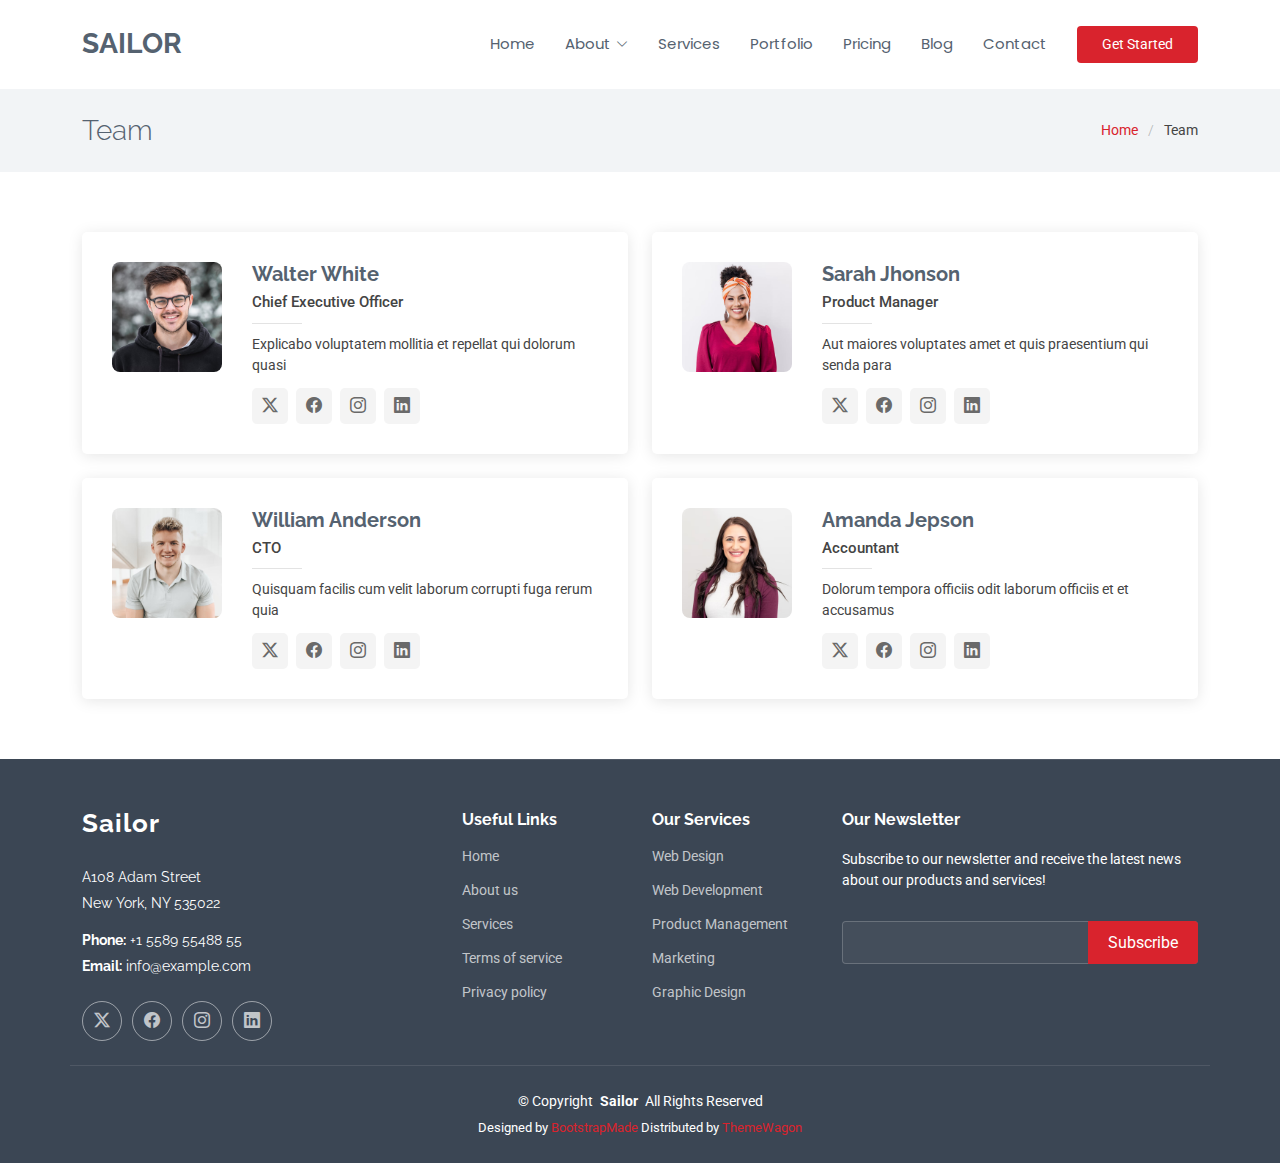
<file: team.html>
<!DOCTYPE html>
<html lang="en">

<head>
  <meta charset="utf-8">
  <meta content="width=device-width, initial-scale=1.0" name="viewport">
  <title>Team - Sailor Bootstrap Template</title>
  <meta name="description" content="">
  <meta name="keywords" content="">

  <!-- Favicons -->
  <link href="assets/img/favicon.png" rel="icon">
  <link href="assets/img/apple-touch-icon.png" rel="apple-touch-icon">

  <!-- Fonts -->
  <link href="https://fonts.googleapis.com" rel="preconnect">
  <link href="https://fonts.gstatic.com" rel="preconnect" crossorigin>
  <link href="https://fonts.googleapis.com/css2?family=Roboto:ital,wght@0,100;0,300;0,400;0,500;0,700;0,900;1,100;1,300;1,400;1,500;1,700;1,900&family=Poppins:ital,wght@0,100;0,200;0,300;0,400;0,500;0,600;0,700;0,800;0,900;1,100;1,200;1,300;1,400;1,500;1,600;1,700;1,800;1,900&family=Raleway:ital,wght@0,100;0,200;0,300;0,400;0,500;0,600;0,700;0,800;0,900;1,100;1,200;1,300;1,400;1,500;1,600;1,700;1,800;1,900&display=swap" rel="stylesheet">

  <!-- Vendor CSS Files -->
  <link href="assets/vendor/bootstrap/css/bootstrap.min.css" rel="stylesheet">
  <link href="assets/vendor/bootstrap-icons/bootstrap-icons.css" rel="stylesheet">
  <link href="assets/vendor/aos/aos.css" rel="stylesheet">
  <link href="assets/vendor/glightbox/css/glightbox.min.css" rel="stylesheet">
  <link href="assets/vendor/swiper/swiper-bundle.min.css" rel="stylesheet">

  <!-- Main CSS File -->
  <link href="assets/css/main.css" rel="stylesheet">

  <!-- =======================================================
  * Template Name: Sailor
  * Template URL: https://bootstrapmade.com/sailor-free-bootstrap-theme/
  * Updated: Aug 07 2024 with Bootstrap v5.3.3
  * Author: BootstrapMade.com
  * License: https://bootstrapmade.com/license/
  ======================================================== -->
</head>

<body class="team-page">

  <header id="header" class="header d-flex align-items-center sticky-top">
    <div class="container-fluid container-xl position-relative d-flex align-items-center">

      <a href="index.html" class="logo d-flex align-items-center me-auto">
        <!-- Uncomment the line below if you also wish to use an image logo -->
        <!-- <img src="assets/img/logo.png" alt=""> -->
        <h1 class="sitename">Sailor</h1>
      </a>

      <nav id="navmenu" class="navmenu">
        <ul>
          <li><a href="#hero">Home</a></li>
          <li class="dropdown"><a href="about.html"><span>About</span> <i class="bi bi-chevron-down toggle-dropdown"></i></a>
            <ul>
              <li><a href="team.html" class="active">Team</a></li>
              <li><a href="testimonials.html">Testimonials</a></li>
              <li class="dropdown"><a href="#"><span>Deep Dropdown</span> <i class="bi bi-chevron-down toggle-dropdown"></i></a>
                <ul>
                  <li><a href="#">Deep Dropdown 1</a></li>
                  <li><a href="#">Deep Dropdown 2</a></li>
                  <li><a href="#">Deep Dropdown 3</a></li>
                  <li><a href="#">Deep Dropdown 4</a></li>
                  <li><a href="#">Deep Dropdown 5</a></li>
                </ul>
              </li>
            </ul>
          </li>
          <li><a href="services.html">Services</a></li>
          <li><a href="portfolio.html">Portfolio</a></li>
          <li><a href="pricing.html">Pricing</a></li>
          <li><a href="blog.html">Blog</a></li>
          <li><a href="contact.html">Contact</a></li>
        </ul>
        <i class="mobile-nav-toggle d-xl-none bi bi-list"></i>
      </nav>

      <a class="btn-getstarted" href="about.html">Get Started</a>

    </div>
  </header>

  <main class="main">

    <!-- Page Title -->
    <div class="page-title light-background">
      <div class="container d-lg-flex justify-content-between align-items-center">
        <h1 class="mb-2 mb-lg-0">Team</h1>
        <nav class="breadcrumbs">
          <ol>
            <li><a href="index.html">Home</a></li>
            <li class="current">Team</li>
          </ol>
        </nav>
      </div>
    </div><!-- End Page Title -->

    <!-- Team Section -->
    <section id="team" class="team section">

      <div class="container">

        <div class="row gy-4">

          <div class="col-lg-6" data-aos="fade-up" data-aos-delay="100">
            <div class="team-member d-flex align-items-start">
              <div class="pic"><img src="assets/img/team/team-1.jpg" class="img-fluid" alt=""></div>
              <div class="member-info">
                <h4>Walter White</h4>
                <span>Chief Executive Officer</span>
                <p>Explicabo voluptatem mollitia et repellat qui dolorum quasi</p>
                <div class="social">
                  <a href=""><i class="bi bi-twitter-x"></i></a>
                  <a href=""><i class="bi bi-facebook"></i></a>
                  <a href=""><i class="bi bi-instagram"></i></a>
                  <a href=""> <i class="bi bi-linkedin"></i> </a>
                </div>
              </div>
            </div>
          </div><!-- End Team Member -->

          <div class="col-lg-6" data-aos="fade-up" data-aos-delay="200">
            <div class="team-member d-flex align-items-start">
              <div class="pic"><img src="assets/img/team/team-2.jpg" class="img-fluid" alt=""></div>
              <div class="member-info">
                <h4>Sarah Jhonson</h4>
                <span>Product Manager</span>
                <p>Aut maiores voluptates amet et quis praesentium qui senda para</p>
                <div class="social">
                  <a href=""><i class="bi bi-twitter-x"></i></a>
                  <a href=""><i class="bi bi-facebook"></i></a>
                  <a href=""><i class="bi bi-instagram"></i></a>
                  <a href=""> <i class="bi bi-linkedin"></i> </a>
                </div>
              </div>
            </div>
          </div><!-- End Team Member -->

          <div class="col-lg-6" data-aos="fade-up" data-aos-delay="300">
            <div class="team-member d-flex align-items-start">
              <div class="pic"><img src="assets/img/team/team-3.jpg" class="img-fluid" alt=""></div>
              <div class="member-info">
                <h4>William Anderson</h4>
                <span>CTO</span>
                <p>Quisquam facilis cum velit laborum corrupti fuga rerum quia</p>
                <div class="social">
                  <a href=""><i class="bi bi-twitter-x"></i></a>
                  <a href=""><i class="bi bi-facebook"></i></a>
                  <a href=""><i class="bi bi-instagram"></i></a>
                  <a href=""> <i class="bi bi-linkedin"></i> </a>
                </div>
              </div>
            </div>
          </div><!-- End Team Member -->

          <div class="col-lg-6" data-aos="fade-up" data-aos-delay="400">
            <div class="team-member d-flex align-items-start">
              <div class="pic"><img src="assets/img/team/team-4.jpg" class="img-fluid" alt=""></div>
              <div class="member-info">
                <h4>Amanda Jepson</h4>
                <span>Accountant</span>
                <p>Dolorum tempora officiis odit laborum officiis et et accusamus</p>
                <div class="social">
                  <a href=""><i class="bi bi-twitter-x"></i></a>
                  <a href=""><i class="bi bi-facebook"></i></a>
                  <a href=""><i class="bi bi-instagram"></i></a>
                  <a href=""> <i class="bi bi-linkedin"></i> </a>
                </div>
              </div>
            </div>
          </div><!-- End Team Member -->

        </div>

      </div>

    </section><!-- /Team Section -->

  </main>

  <footer id="footer" class="footer dark-background">

    <div class="container footer-top">
      <div class="row gy-4">
        <div class="col-lg-4 col-md-6 footer-about">
          <a href="index.html" class="logo d-flex align-items-center">
            <span class="sitename">Sailor</span>
          </a>
          <div class="footer-contact pt-3">
            <p>A108 Adam Street</p>
            <p>New York, NY 535022</p>
            <p class="mt-3"><strong>Phone:</strong> <span>+1 5589 55488 55</span></p>
            <p><strong>Email:</strong> <span>info@example.com</span></p>
          </div>
          <div class="social-links d-flex mt-4">
            <a href=""><i class="bi bi-twitter-x"></i></a>
            <a href=""><i class="bi bi-facebook"></i></a>
            <a href=""><i class="bi bi-instagram"></i></a>
            <a href=""><i class="bi bi-linkedin"></i></a>
          </div>
        </div>

        <div class="col-lg-2 col-md-3 footer-links">
          <h4>Useful Links</h4>
          <ul>
            <li><a href="#">Home</a></li>
            <li><a href="#">About us</a></li>
            <li><a href="#">Services</a></li>
            <li><a href="#">Terms of service</a></li>
            <li><a href="#">Privacy policy</a></li>
          </ul>
        </div>

        <div class="col-lg-2 col-md-3 footer-links">
          <h4>Our Services</h4>
          <ul>
            <li><a href="#">Web Design</a></li>
            <li><a href="#">Web Development</a></li>
            <li><a href="#">Product Management</a></li>
            <li><a href="#">Marketing</a></li>
            <li><a href="#">Graphic Design</a></li>
          </ul>
        </div>

        <div class="col-lg-4 col-md-12 footer-newsletter">
          <h4>Our Newsletter</h4>
          <p>Subscribe to our newsletter and receive the latest news about our products and services!</p>
          <form action="forms/newsletter.php" method="post" class="php-email-form">
            <div class="newsletter-form"><input type="email" name="email"><input type="submit" value="Subscribe"></div>
            <div class="loading">Loading</div>
            <div class="error-message"></div>
            <div class="sent-message">Your subscription request has been sent. Thank you!</div>
          </form>
        </div>

      </div>
    </div>

    <div class="container copyright text-center mt-4">
      <p>© <span>Copyright</span> <strong class="px-1 sitename">Sailor</strong> <span>All Rights Reserved</span></p>
      <div class="credits">
        <!-- All the links in the footer should remain intact. -->
        <!-- You can delete the links only if you've purchased the pro version. -->
        <!-- Licensing information: https://bootstrapmade.com/license/ -->
        <!-- Purchase the pro version with working PHP/AJAX contact form: [buy-url] -->
        Designed by <a href="https://bootstrapmade.com/">BootstrapMade</a> Distributed by <a href=“https://themewagon.com>ThemeWagon
      </div>
    </div>

  </footer>

  <!-- Scroll Top -->
  <a href="#" id="scroll-top" class="scroll-top d-flex align-items-center justify-content-center"><i class="bi bi-arrow-up-short"></i></a>

  <!-- Preloader -->
  <div id="preloader"></div>

  <!-- Vendor JS Files -->
  <script src="assets/vendor/bootstrap/js/bootstrap.bundle.min.js"></script>
  <script src="assets/vendor/php-email-form/validate.js"></script>
  <script src="assets/vendor/aos/aos.js"></script>
  <script src="assets/vendor/glightbox/js/glightbox.min.js"></script>
  <script src="assets/vendor/imagesloaded/imagesloaded.pkgd.min.js"></script>
  <script src="assets/vendor/isotope-layout/isotope.pkgd.min.js"></script>
  <script src="assets/vendor/purecounter/purecounter_vanilla.js"></script>
  <script src="assets/vendor/waypoints/noframework.waypoints.js"></script>
  <script src="assets/vendor/swiper/swiper-bundle.min.js"></script>

  <!-- Main JS File -->
  <script src="assets/js/main.js"></script>
<script>
document.addEventListener("DOMContentLoaded", function () {
  let currentPath = window.location.pathname;
  if(currentPath === "/") currentPath = "/index.html"; // home page fallback

  document.querySelectorAll(".navmenu a").forEach(link => {
    const href = link.getAttribute("href");
    if(href === currentPath || href === currentPath.replace("/", "")) {
      link.classList.add("active");
      const parent = link.closest("li");
      if(parent) parent.classList.add("active");
    }
  });
});
</script>
</body>

</html>
</file>
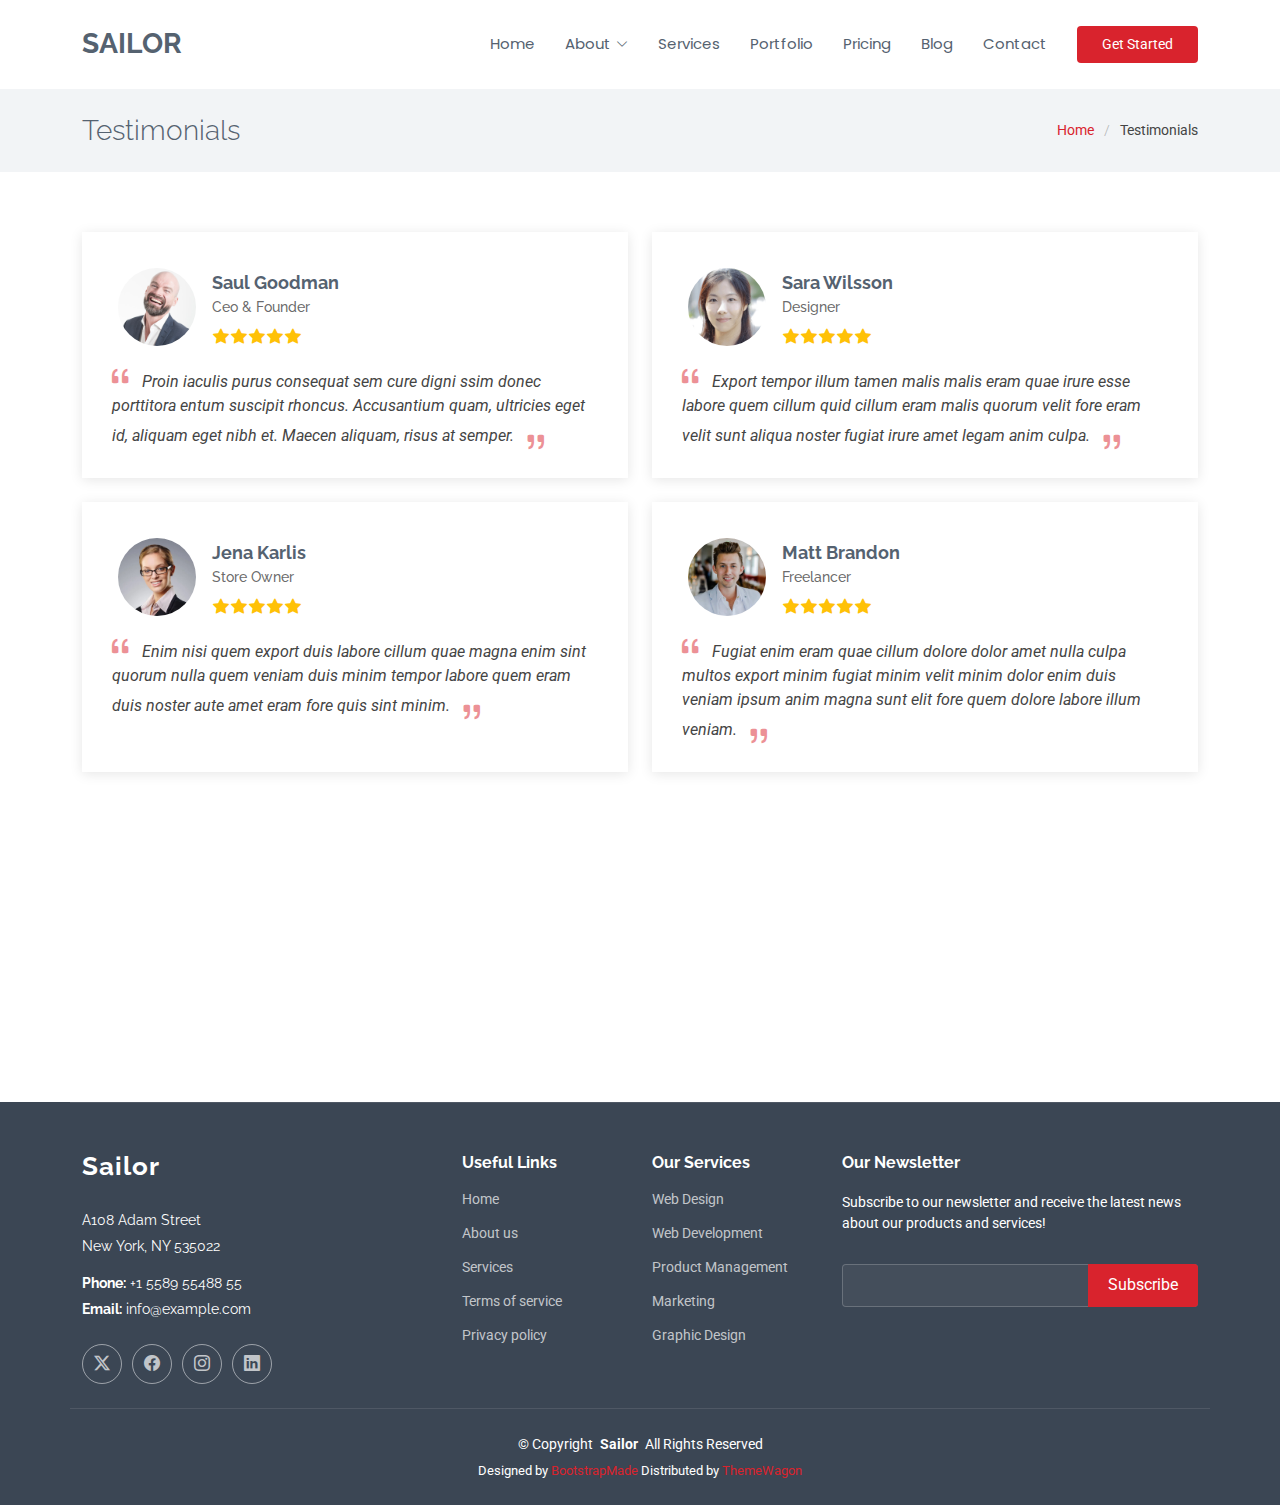
<file: testimonials.html>
<!DOCTYPE html>
<html lang="en">

<head>
  <meta charset="utf-8">
  <meta content="width=device-width, initial-scale=1.0" name="viewport">
  <title>Testimonials - Sailor Bootstrap Template</title>
  <meta name="description" content="">
  <meta name="keywords" content="">

  <!-- Favicons -->
  <link href="assets/img/favicon.png" rel="icon">
  <link href="assets/img/apple-touch-icon.png" rel="apple-touch-icon">

  <!-- Fonts -->
  <link href="https://fonts.googleapis.com" rel="preconnect">
  <link href="https://fonts.gstatic.com" rel="preconnect" crossorigin>
  <link href="https://fonts.googleapis.com/css2?family=Roboto:ital,wght@0,100;0,300;0,400;0,500;0,700;0,900;1,100;1,300;1,400;1,500;1,700;1,900&family=Poppins:ital,wght@0,100;0,200;0,300;0,400;0,500;0,600;0,700;0,800;0,900;1,100;1,200;1,300;1,400;1,500;1,600;1,700;1,800;1,900&family=Raleway:ital,wght@0,100;0,200;0,300;0,400;0,500;0,600;0,700;0,800;0,900;1,100;1,200;1,300;1,400;1,500;1,600;1,700;1,800;1,900&display=swap" rel="stylesheet">

  <!-- Vendor CSS Files -->
  <link href="assets/vendor/bootstrap/css/bootstrap.min.css" rel="stylesheet">
  <link href="assets/vendor/bootstrap-icons/bootstrap-icons.css" rel="stylesheet">
  <link href="assets/vendor/aos/aos.css" rel="stylesheet">
  <link href="assets/vendor/glightbox/css/glightbox.min.css" rel="stylesheet">
  <link href="assets/vendor/swiper/swiper-bundle.min.css" rel="stylesheet">

  <!-- Main CSS File -->
  <link href="assets/css/main.css" rel="stylesheet">

  <!-- =======================================================
  * Template Name: Sailor
  * Template URL: https://bootstrapmade.com/sailor-free-bootstrap-theme/
  * Updated: Aug 07 2024 with Bootstrap v5.3.3
  * Author: BootstrapMade.com
  * License: https://bootstrapmade.com/license/
  ======================================================== -->
</head>

<body class="testimonials-page">

  <header id="header" class="header d-flex align-items-center sticky-top">
    <div class="container-fluid container-xl position-relative d-flex align-items-center">

      <a href="index.html" class="logo d-flex align-items-center me-auto">
        <!-- Uncomment the line below if you also wish to use an image logo -->
        <!-- <img src="assets/img/logo.png" alt=""> -->
        <h1 class="sitename">Sailor</h1>
      </a>

      <nav id="navmenu" class="navmenu">
        <ul>
          <li><a href="#hero">Home</a></li>
          <li class="dropdown"><a href="about.html"><span>About</span> <i class="bi bi-chevron-down toggle-dropdown"></i></a>
            <ul>
              <li><a href="team.html">Team</a></li>
              <li><a href="testimonials.html" class="active">Testimonials</a></li>
              <li class="dropdown"><a href="#"><span>Deep Dropdown</span> <i class="bi bi-chevron-down toggle-dropdown"></i></a>
                <ul>
                  <li><a href="#">Deep Dropdown 1</a></li>
                  <li><a href="#">Deep Dropdown 2</a></li>
                  <li><a href="#">Deep Dropdown 3</a></li>
                  <li><a href="#">Deep Dropdown 4</a></li>
                  <li><a href="#">Deep Dropdown 5</a></li>
                </ul>
              </li>
            </ul>
          </li>
          <li><a href="services.html">Services</a></li>
          <li><a href="portfolio.html">Portfolio</a></li>
          <li><a href="pricing.html">Pricing</a></li>
          <li><a href="blog.html">Blog</a></li>
          <li><a href="contact.html">Contact</a></li>
        </ul>
        <i class="mobile-nav-toggle d-xl-none bi bi-list"></i>
      </nav>

      <a class="btn-getstarted" href="about.html">Get Started</a>

    </div>
  </header>

  <main class="main">

    <!-- Page Title -->
    <div class="page-title light-background">
      <div class="container d-lg-flex justify-content-between align-items-center">
        <h1 class="mb-2 mb-lg-0">Testimonials</h1>
        <nav class="breadcrumbs">
          <ol>
            <li><a href="index.html">Home</a></li>
            <li class="current">Testimonials</li>
          </ol>
        </nav>
      </div>
    </div><!-- End Page Title -->

    <!-- Testimonials Section -->
    <section id="testimonials" class="testimonials section">

      <div class="container">

        <div class="row gy-4">

          <div class="col-lg-6" data-aos="fade-up" data-aos-delay="100">
            <div class="testimonial-item">
              <img src="assets/img/testimonials/testimonials-1.jpg" class="testimonial-img" alt="">
              <h3>Saul Goodman</h3>
              <h4>Ceo &amp; Founder</h4>
              <div class="stars">
                <i class="bi bi-star-fill"></i><i class="bi bi-star-fill"></i><i class="bi bi-star-fill"></i><i class="bi bi-star-fill"></i><i class="bi bi-star-fill"></i>
              </div>
              <p>
                <i class="bi bi-quote quote-icon-left"></i>
                <span>Proin iaculis purus consequat sem cure digni ssim donec porttitora entum suscipit rhoncus. Accusantium quam, ultricies eget id, aliquam eget nibh et. Maecen aliquam, risus at semper.</span>
                <i class="bi bi-quote quote-icon-right"></i>
              </p>
            </div>
          </div><!-- End testimonial item -->

          <div class="col-lg-6" data-aos="fade-up" data-aos-delay="200">
            <div class="testimonial-item">
              <img src="assets/img/testimonials/testimonials-2.jpg" class="testimonial-img" alt="">
              <h3>Sara Wilsson</h3>
              <h4>Designer</h4>
              <div class="stars">
                <i class="bi bi-star-fill"></i><i class="bi bi-star-fill"></i><i class="bi bi-star-fill"></i><i class="bi bi-star-fill"></i><i class="bi bi-star-fill"></i>
              </div>
              <p>
                <i class="bi bi-quote quote-icon-left"></i>
                <span>Export tempor illum tamen malis malis eram quae irure esse labore quem cillum quid cillum eram malis quorum velit fore eram velit sunt aliqua noster fugiat irure amet legam anim culpa.</span>
                <i class="bi bi-quote quote-icon-right"></i>
              </p>
            </div>
          </div><!-- End testimonial item -->

          <div class="col-lg-6" data-aos="fade-up" data-aos-delay="300">
            <div class="testimonial-item">
              <img src="assets/img/testimonials/testimonials-3.jpg" class="testimonial-img" alt="">
              <h3>Jena Karlis</h3>
              <h4>Store Owner</h4>
              <div class="stars">
                <i class="bi bi-star-fill"></i><i class="bi bi-star-fill"></i><i class="bi bi-star-fill"></i><i class="bi bi-star-fill"></i><i class="bi bi-star-fill"></i>
              </div>
              <p>
                <i class="bi bi-quote quote-icon-left"></i>
                <span>Enim nisi quem export duis labore cillum quae magna enim sint quorum nulla quem veniam duis minim tempor labore quem eram duis noster aute amet eram fore quis sint minim.</span>
                <i class="bi bi-quote quote-icon-right"></i>
              </p>
            </div>
          </div><!-- End testimonial item -->

          <div class="col-lg-6" data-aos="fade-up" data-aos-delay="400">
            <div class="testimonial-item">
              <img src="assets/img/testimonials/testimonials-4.jpg" class="testimonial-img" alt="">
              <h3>Matt Brandon</h3>
              <h4>Freelancer</h4>
              <div class="stars">
                <i class="bi bi-star-fill"></i><i class="bi bi-star-fill"></i><i class="bi bi-star-fill"></i><i class="bi bi-star-fill"></i><i class="bi bi-star-fill"></i>
              </div>
              <p>
                <i class="bi bi-quote quote-icon-left"></i>
                <span>Fugiat enim eram quae cillum dolore dolor amet nulla culpa multos export minim fugiat minim velit minim dolor enim duis veniam ipsum anim magna sunt elit fore quem dolore labore illum veniam.</span>
                <i class="bi bi-quote quote-icon-right"></i>
              </p>
            </div>
          </div><!-- End testimonial item -->

          <div class="col-lg-6" data-aos="fade-up" data-aos-delay="500">
            <div class="testimonial-item">
              <img src="assets/img/testimonials/testimonials-5.jpg" class="testimonial-img" alt="">
              <h3>John Larson</h3>
              <h4>Entrepreneur</h4>
              <div class="stars">
                <i class="bi bi-star-fill"></i><i class="bi bi-star-fill"></i><i class="bi bi-star-fill"></i><i class="bi bi-star-fill"></i><i class="bi bi-star-fill"></i>
              </div>
              <p>
                <i class="bi bi-quote quote-icon-left"></i>
                <span>Quis quorum aliqua sint quem legam fore sunt eram irure aliqua veniam tempor noster veniam enim culpa labore duis sunt culpa nulla illum cillum fugiat legam esse veniam culpa fore nisi cillum quid.</span>
                <i class="bi bi-quote quote-icon-right"></i>
              </p>
            </div>
          </div><!-- End testimonial item -->

          <div class="col-lg-6" data-aos="fade-up" data-aos-delay="600">
            <div class="testimonial-item">
              <img src="assets/img/testimonials/testimonials-6.jpg" class="testimonial-img" alt="">
              <h3>Emily Harison</h3>
              <h4>Store Owner</h4>
              <div class="stars">
                <i class="bi bi-star-fill"></i><i class="bi bi-star-fill"></i><i class="bi bi-star-fill"></i><i class="bi bi-star-fill"></i><i class="bi bi-star-fill"></i>
              </div>
              <p>
                <i class="bi bi-quote quote-icon-left"></i>
                <span>Eius ipsam praesentium dolor quaerat inventore rerum odio. Quos laudantium adipisci eius. Accusamus qui iste cupiditate sed temporibus est aspernatur. Sequi officiis ea et quia quidem.</span>
                <i class="bi bi-quote quote-icon-right"></i>
              </p>
            </div>
          </div><!-- End testimonial item -->

        </div>

      </div>

    </section><!-- /Testimonials Section -->

  </main>

  <footer id="footer" class="footer dark-background">

    <div class="container footer-top">
      <div class="row gy-4">
        <div class="col-lg-4 col-md-6 footer-about">
          <a href="index.html" class="logo d-flex align-items-center">
            <span class="sitename">Sailor</span>
          </a>
          <div class="footer-contact pt-3">
            <p>A108 Adam Street</p>
            <p>New York, NY 535022</p>
            <p class="mt-3"><strong>Phone:</strong> <span>+1 5589 55488 55</span></p>
            <p><strong>Email:</strong> <span>info@example.com</span></p>
          </div>
          <div class="social-links d-flex mt-4">
            <a href=""><i class="bi bi-twitter-x"></i></a>
            <a href=""><i class="bi bi-facebook"></i></a>
            <a href=""><i class="bi bi-instagram"></i></a>
            <a href=""><i class="bi bi-linkedin"></i></a>
          </div>
        </div>

        <div class="col-lg-2 col-md-3 footer-links">
          <h4>Useful Links</h4>
          <ul>
            <li><a href="#">Home</a></li>
            <li><a href="#">About us</a></li>
            <li><a href="#">Services</a></li>
            <li><a href="#">Terms of service</a></li>
            <li><a href="#">Privacy policy</a></li>
          </ul>
        </div>

        <div class="col-lg-2 col-md-3 footer-links">
          <h4>Our Services</h4>
          <ul>
            <li><a href="#">Web Design</a></li>
            <li><a href="#">Web Development</a></li>
            <li><a href="#">Product Management</a></li>
            <li><a href="#">Marketing</a></li>
            <li><a href="#">Graphic Design</a></li>
          </ul>
        </div>

        <div class="col-lg-4 col-md-12 footer-newsletter">
          <h4>Our Newsletter</h4>
          <p>Subscribe to our newsletter and receive the latest news about our products and services!</p>
          <form action="forms/newsletter.php" method="post" class="php-email-form">
            <div class="newsletter-form"><input type="email" name="email"><input type="submit" value="Subscribe"></div>
            <div class="loading">Loading</div>
            <div class="error-message"></div>
            <div class="sent-message">Your subscription request has been sent. Thank you!</div>
          </form>
        </div>

      </div>
    </div>

    <div class="container copyright text-center mt-4">
      <p>© <span>Copyright</span> <strong class="px-1 sitename">Sailor</strong> <span>All Rights Reserved</span></p>
      <div class="credits">
        <!-- All the links in the footer should remain intact. -->
        <!-- You can delete the links only if you've purchased the pro version. -->
        <!-- Licensing information: https://bootstrapmade.com/license/ -->
        <!-- Purchase the pro version with working PHP/AJAX contact form: [buy-url] -->
        Designed by <a href="https://bootstrapmade.com/">BootstrapMade</a> Distributed by <a href=“https://themewagon.com>ThemeWagon
      </div>
    </div>

  </footer>

  <!-- Scroll Top -->
  <a href="#" id="scroll-top" class="scroll-top d-flex align-items-center justify-content-center"><i class="bi bi-arrow-up-short"></i></a>

  <!-- Preloader -->
  <div id="preloader"></div>

  <!-- Vendor JS Files -->
  <script src="assets/vendor/bootstrap/js/bootstrap.bundle.min.js"></script>
  <script src="assets/vendor/php-email-form/validate.js"></script>
  <script src="assets/vendor/aos/aos.js"></script>
  <script src="assets/vendor/glightbox/js/glightbox.min.js"></script>
  <script src="assets/vendor/imagesloaded/imagesloaded.pkgd.min.js"></script>
  <script src="assets/vendor/isotope-layout/isotope.pkgd.min.js"></script>
  <script src="assets/vendor/purecounter/purecounter_vanilla.js"></script>
  <script src="assets/vendor/waypoints/noframework.waypoints.js"></script>
  <script src="assets/vendor/swiper/swiper-bundle.min.js"></script>

  <!-- Main JS File -->
  <script src="assets/js/main.js"></script>
<script>
document.addEventListener("DOMContentLoaded", function () {
  let currentPath = window.location.pathname;
  if(currentPath === "/") currentPath = "/index.html"; // home page fallback

  document.querySelectorAll(".navmenu a").forEach(link => {
    const href = link.getAttribute("href");
    if(href === currentPath || href === currentPath.replace("/", "")) {
      link.classList.add("active");
      const parent = link.closest("li");
      if(parent) parent.classList.add("active");
    }
  });
});
</script>
</body>

</html>
</file>
<file: assets/css/main.css>
/**
* Template Name: Sailor
* Template URL: https://bootstrapmade.com/sailor-free-bootstrap-theme/
* Updated: Aug 07 2024 with Bootstrap v5.3.3
* Author: BootstrapMade.com
* License: https://bootstrapmade.com/license/
*/

/*--------------------------------------------------------------
# Font & Color Variables
# Help: https://bootstrapmade.com/color-system/
--------------------------------------------------------------*/
/* Fonts */
:root {
  --default-font: "Roboto",  system-ui, -apple-system, "Segoe UI", Roboto, "Helvetica Neue", Arial, "Noto Sans", "Liberation Sans", sans-serif, "Apple Color Emoji", "Segoe UI Emoji", "Segoe UI Symbol", "Noto Color Emoji";
  --heading-font: "Raleway",  sans-serif;
  --nav-font: "Poppins",  sans-serif;
}

/* Global Colors - The following color variables are used throughout the website. Updating them here will change the color scheme of the entire website */
:root { 
  --background-color: #ffffff; /* Background color for the entire website, including individual sections */
  --default-color: #444444; /* Default color used for the majority of the text content across the entire website */
  --heading-color: #556270; /* Color for headings, subheadings and title throughout the website */
  --accent-color: #d9232d; /* Accent color that represents your brand on the website. It's used for buttons, links, and other elements that need to stand out */
  --surface-color: #ffffff; /* The surface color is used as a background of boxed elements within sections, such as cards, icon boxes, or other elements that require a visual separation from the global background. */
  --contrast-color: #ffffff; /* Contrast color for text, ensuring readability against backgrounds of accent, heading, or default colors. */
}

/* Nav Menu Colors - The following color variables are used specifically for the navigation menu. They are separate from the global colors to allow for more customization options */
:root {
  --nav-color: #556270;  /* The default color of the main navmenu links */
  --nav-hover-color: #d9232d; /* Applied to main navmenu links when they are hovered over or active */
  --nav-mobile-background-color: #ffffff; /* Used as the background color for mobile navigation menu */
  --nav-dropdown-background-color: #ffffff; /* Used as the background color for dropdown items that appear when hovering over primary navigation items */
  --nav-dropdown-color: #556270; /* Used for navigation links of the dropdown items in the navigation menu. */
  --nav-dropdown-hover-color: #d9232d; /* Similar to --nav-hover-color, this color is applied to dropdown navigation links when they are hovered over. */
}

/* Color Presets - These classes override global colors when applied to any section or element, providing reuse of the sam color scheme. */

.light-background {
  --background-color: #f2f4f6;
  --surface-color: #ffffff;
}

.dark-background {
  --background-color: #3b4654;
  --default-color: #ffffff;
  --heading-color: #ffffff;
  --surface-color: #444e5b;
  --contrast-color: #ffffff;
}

/* Smooth scroll */
:root {
  scroll-behavior: smooth;
}

/*--------------------------------------------------------------
# General Styling & Shared Classes
--------------------------------------------------------------*/
body {
  color: var(--default-color);
  background-color: var(--background-color);
  font-family: var(--default-font);
}

a {
  color: var(--accent-color);
  text-decoration: none;
  transition: 0.3s;
}

a:hover {
  color: color-mix(in srgb, var(--accent-color), transparent 25%);
  text-decoration: none;
}

h1,
h2,
h3,
h4,
h5,
h6 {
  color: var(--heading-color);
  font-family: var(--heading-font);
}

/* PHP Email Form Messages
------------------------------*/
.php-email-form .error-message {
  display: none;
  background: #df1529;
  color: #ffffff;
  text-align: left;
  padding: 15px;
  margin-bottom: 24px;
  font-weight: 600;
}

.php-email-form .sent-message {
  display: none;
  color: #ffffff;
  background: #059652;
  text-align: center;
  padding: 15px;
  margin-bottom: 24px;
  font-weight: 600;
}

.php-email-form .loading {
  display: none;
  background: var(--surface-color);
  text-align: center;
  padding: 15px;
  margin-bottom: 24px;
}

.php-email-form .loading:before {
  content: "";
  display: inline-block;
  border-radius: 50%;
  width: 24px;
  height: 24px;
  margin: 0 10px -6px 0;
  border: 3px solid var(--accent-color);
  border-top-color: var(--surface-color);
  animation: php-email-form-loading 1s linear infinite;
}

@keyframes php-email-form-loading {
  0% {
    transform: rotate(0deg);
  }

  100% {
    transform: rotate(360deg);
  }
}

/*--------------------------------------------------------------
# Global Header
--------------------------------------------------------------*/
.header {
  color: var(--default-color);
  background-color: var(--background-color);
  padding: 15px 0;
  transition: all 0.5s;
  z-index: 997;
}

.header .logo {
  line-height: 1;
}

.header .logo img {
  max-height: 36px;
  margin-right: 8px;
}

.header .logo h1 {
  font-size: 28px;
  margin: 0;
  font-weight: 700;
  color: var(--heading-color);
  text-transform: uppercase;
}

.header .btn-getstarted,
.header .btn-getstarted:focus {
  color: var(--contrast-color);
  background: var(--accent-color);
  font-size: 14px;
  padding: 8px 25px;
  margin: 0 0 0 30px;
  border-radius: 4px;
  transition: 0.3s;
}

.header .btn-getstarted:hover,
.header .btn-getstarted:focus:hover {
  color: var(--contrast-color);
  background: color-mix(in srgb, var(--accent-color), transparent 15%);
}

@media (max-width: 1200px) {
  .header .logo {
    
  }

  .header .btn-getstarted {
    order: 2;
    margin: 0 15px 0 30px;
    padding: 6px 15px;
  }

  .header .navmenu {
    order: 3;
  }
}

.scrolled .header {
  box-shadow: 0px 0 18px rgba(0, 0, 0, 0.1);
}

/*--------------------------------------------------------------
# Navigation Menu
--------------------------------------------------------------*/
/* Navmenu - Desktop */
@media (min-width: 1200px) {
  .navmenu {
    padding: 0;
  }

  .navmenu ul {
    margin: 0;
    padding: 0;
    display: flex;
    list-style: none;
    align-items: center;
  }

  .navmenu li {
    position: relative;
  }

  .navmenu a,
  .navmenu a:focus {
    color: var(--nav-color);
    padding: 18px 15px;
    font-size: 15px;
    font-family: var(--nav-font);
    font-weight: 400;
    display: flex;
    align-items: center;
    justify-content: space-between;
    white-space: nowrap;
    transition: 0.3s;
  }

  .navmenu a i,
  .navmenu a:focus i {
    font-size: 12px;
    line-height: 0;
    margin-left: 5px;
    transition: 0.3s;
  }

  .navmenu li:last-child a {
    padding-right: 0;
  }

  .navmenu li:hover>a,
  .navmenu .active,
  .navmenu .active:focus {
    color: var(--nav-hover-color);
  }

  .navmenu .dropdown ul {
    margin: 0;
    padding: 10px 0;
    background: var(--nav-dropdown-background-color);
    display: block;
    position: absolute;
    visibility: hidden;
    left: 14px;
    top: 130%;
    opacity: 0;
    transition: 0.3s;
    border-radius: 4px;
    z-index: 99;
    box-shadow: 0px 0px 30px rgba(0, 0, 0, 0.1);
  }

  .navmenu .dropdown ul li {
    min-width: 200px;
  }

  .navmenu .dropdown ul a {
    padding: 10px 20px;
    font-size: 15px;
    text-transform: none;
    color: var(--nav-dropdown-color);
  }

  .navmenu .dropdown ul a i {
    font-size: 12px;
  }

  .navmenu .dropdown ul a:hover,
  .navmenu .dropdown ul .active:hover,
  .navmenu .dropdown ul li:hover>a {
    color: var(--nav-dropdown-hover-color);
  }

  .navmenu .dropdown:hover>ul {
    opacity: 1;
    top: 100%;
    visibility: visible;
  }

  .navmenu .dropdown .dropdown ul {
    top: 0;
    left: -90%;
    visibility: hidden;
  }

  .navmenu .dropdown .dropdown:hover>ul {
    opacity: 1;
    top: 0;
    left: -100%;
    visibility: visible;
  }
}

/* Navmenu - Mobile */
@media (max-width: 1199px) {
  .mobile-nav-toggle {
    color: var(--nav-color);
    font-size: 28px;
    line-height: 0;
    margin-right: 10px;
    cursor: pointer;
    transition: color 0.3s;
  }

  .navmenu {
    padding: 0;
    z-index: 9997;
  }

  .navmenu ul {
    display: none;
    list-style: none;
    position: absolute;
    inset: 60px 20px 20px 20px;
    padding: 10px 0;
    margin: 0;
    border-radius: 6px;
    background-color: var(--nav-mobile-background-color);
    overflow-y: auto;
    transition: 0.3s;
    z-index: 9998;
    box-shadow: 0px 0px 30px rgba(0, 0, 0, 0.1);
  }

  .navmenu a,
  .navmenu a:focus {
    color: var(--nav-dropdown-color);
    padding: 10px 20px;
    font-family: var(--nav-font);
    font-size: 17px;
    font-weight: 500;
    display: flex;
    align-items: center;
    justify-content: space-between;
    white-space: nowrap;
    transition: 0.3s;
  }

  .navmenu a i,
  .navmenu a:focus i {
    font-size: 12px;
    line-height: 0;
    margin-left: 5px;
    width: 30px;
    height: 30px;
    display: flex;
    align-items: center;
    justify-content: center;
    border-radius: 50%;
    transition: 0.3s;
    background-color: color-mix(in srgb, var(--accent-color), transparent 90%);
  }

  .navmenu a i:hover,
  .navmenu a:focus i:hover {
    background-color: var(--accent-color);
    color: var(--contrast-color);
  }

  .navmenu a:hover,
  .navmenu .active,
  .navmenu .active:focus {
    color: var(--nav-dropdown-hover-color);
  }

  .navmenu .active i,
  .navmenu .active:focus i {
    background-color: var(--accent-color);
    color: var(--contrast-color);
    transform: rotate(180deg);
  }

  .navmenu .dropdown ul {
    position: static;
    display: none;
    z-index: 99;
    padding: 10px 0;
    margin: 10px 20px;
    background-color: var(--nav-dropdown-background-color);
    border: 1px solid color-mix(in srgb, var(--default-color), transparent 90%);
    box-shadow: none;
    transition: all 0.5s ease-in-out;
  }

  .navmenu .dropdown ul ul {
    background-color: rgba(33, 37, 41, 0.1);
  }

  .navmenu .dropdown>.dropdown-active {
    display: block;
    background-color: rgba(33, 37, 41, 0.03);
  }

  .mobile-nav-active {
    overflow: hidden;
  }

  .mobile-nav-active .mobile-nav-toggle {
    color: #fff;
    position: absolute;
    font-size: 32px;
    top: 15px;
    right: 15px;
    margin-right: 0;
    z-index: 9999;
  }

  .mobile-nav-active .navmenu {
    position: fixed;
    overflow: hidden;
    inset: 0;
    background: rgba(33, 37, 41, 0.8);
    transition: 0.3s;
  }

  .mobile-nav-active .navmenu>ul {
    display: block;
  }
}

/*--------------------------------------------------------------
# Global Footer
--------------------------------------------------------------*/
.footer {
  color: var(--default-color);
  background-color: var(--background-color);
  font-size: 14px;
  position: relative;
}

.footer .footer-top {
  padding-top: 50px;
  border-top: 1px solid color-mix(in srgb, var(--default-color), transparent 90%);
}

.footer .footer-about .logo {
  line-height: 1;
  margin-bottom: 15px;
}

.footer .footer-about .logo img {
  max-height: 40px;
  margin-right: 6px;
}

.footer .footer-about .logo span {
  font-size: 26px;
  font-weight: 700;
  letter-spacing: 1px;
  font-family: var(--heading-font);
  color: var(--heading-color);
}

.footer .footer-about p {
  font-size: 14px;
  font-family: var(--heading-font);
}

.footer .social-links a {
  display: flex;
  align-items: center;
  justify-content: center;
  width: 40px;
  height: 40px;
  border-radius: 50%;
  border: 1px solid color-mix(in srgb, var(--default-color), transparent 50%);
  font-size: 16px;
  color: color-mix(in srgb, var(--default-color), transparent 30%);
  margin-right: 10px;
  transition: 0.3s;
}

.footer .social-links a:hover {
  color: var(--accent-color);
  border-color: var(--accent-color);
}

.footer h4 {
  font-size: 16px;
  font-weight: bold;
  position: relative;
  padding-bottom: 12px;
}

.footer .footer-links {
  margin-bottom: 30px;
}

.footer .footer-links ul {
  list-style: none;
  padding: 0;
  margin: 0;
}

.footer .footer-links ul i {
  padding-right: 2px;
  font-size: 12px;
  line-height: 0;
}

.footer .footer-links ul li {
  padding: 10px 0;
  display: flex;
  align-items: center;
}

.footer .footer-links ul li:first-child {
  padding-top: 0;
}

.footer .footer-links ul a {
  color: color-mix(in srgb, var(--default-color), transparent 30%);
  display: inline-block;
  line-height: 1;
}

.footer .footer-links ul a:hover {
  color: var(--accent-color);
}

.footer .footer-contact p {
  margin-bottom: 5px;
}

.footer .footer-newsletter .newsletter-form {
  margin-top: 30px;
  margin-bottom: 15px;
  padding: 6px 8px;
  position: relative;
  border-radius: 4px;
  border: 1px solid color-mix(in srgb, var(--default-color), transparent 80%);
  display: flex;
  background-color: var(--surface-color);
  transition: 0.3s;
}

.footer .footer-newsletter .newsletter-form:focus-within {
  border-color: var(--accent-color);
}

.footer .footer-newsletter .newsletter-form input[type=email] {
  border: 0;
  padding: 4px;
  width: 100%;
  background-color: var(--surface-color);
  color: var(--default-color);
}

.footer .footer-newsletter .newsletter-form input[type=email]:focus-visible {
  outline: none;
}

.footer .footer-newsletter .newsletter-form input[type=submit] {
  border: 0;
  font-size: 16px;
  padding: 0 20px;
  margin: -7px -9px -7px 0;
  background: var(--accent-color);
  color: var(--contrast-color);
  transition: 0.3s;
  border-radius: 0 4px 4px 0;
}

.footer .footer-newsletter .newsletter-form input[type=submit]:hover {
  background: color-mix(in srgb, var(--accent-color), transparent 20%);
}

.footer .copyright {
  padding: 25px 0;
  border-top: 1px solid color-mix(in srgb, var(--default-color), transparent 90%);
}

.footer .copyright p {
  margin-bottom: 0;
}

.footer .credits {
  margin-top: 6px;
  font-size: 13px;
}

/*--------------------------------------------------------------
# Preloader
--------------------------------------------------------------*/
#preloader {
  position: fixed;
  inset: 0;
  z-index: 999999;
  overflow: hidden;
  background: var(--background-color);
  transition: all 0.6s ease-out;
}

#preloader:before {
  content: "";
  position: fixed;
  top: calc(50% - 30px);
  left: calc(50% - 30px);
  border: 6px solid #ffffff;
  border-color: var(--accent-color) transparent var(--accent-color) transparent;
  border-radius: 50%;
  width: 60px;
  height: 60px;
  animation: animate-preloader 1.5s linear infinite;
}

@keyframes animate-preloader {
  0% {
    transform: rotate(0deg);
  }

  100% {
    transform: rotate(360deg);
  }
}

/*--------------------------------------------------------------
# Scroll Top Button
--------------------------------------------------------------*/
.scroll-top {
  position: fixed;
  visibility: hidden;
  opacity: 0;
  right: 15px;
  bottom: 15px;
  z-index: 99999;
  background-color: var(--accent-color);
  width: 40px;
  height: 40px;
  border-radius: 4px;
  transition: all 0.4s;
}

.scroll-top i {
  font-size: 24px;
  color: var(--contrast-color);
  line-height: 0;
}

.scroll-top:hover {
  background-color: color-mix(in srgb, var(--accent-color), transparent 20%);
  color: var(--contrast-color);
}

.scroll-top.active {
  visibility: visible;
  opacity: 1;
}

/*--------------------------------------------------------------
# Disable aos animation delay on mobile devices
--------------------------------------------------------------*/
@media screen and (max-width: 768px) {
  [data-aos-delay] {
    transition-delay: 0 !important;
  }
}

/*--------------------------------------------------------------
# Global Page Titles & Breadcrumbs
--------------------------------------------------------------*/
.page-title {
  color: var(--default-color);
  background-color: var(--background-color);
  padding: 25px 0;
  position: relative;
}

.page-title h1 {
  font-size: 28px;
  font-weight: 300;
}

.page-title .breadcrumbs ol {
  display: flex;
  flex-wrap: wrap;
  list-style: none;
  padding: 0;
  margin: 0;
  font-size: 14px;
  font-weight: 400;
}

.page-title .breadcrumbs ol li+li {
  padding-left: 10px;
}

.page-title .breadcrumbs ol li+li::before {
  content: "/";
  display: inline-block;
  padding-right: 10px;
  color: color-mix(in srgb, var(--default-color), transparent 70%);
}

/*--------------------------------------------------------------
# Global Sections
--------------------------------------------------------------*/
section,
.section {
  color: var(--default-color);
  background-color: var(--background-color);
  padding: 60px 0;
  scroll-margin-top: 90px;
  overflow: clip;
}

@media (max-width: 1199px) {

  section,
  .section {
    scroll-margin-top: 66px;
  }
}

/*--------------------------------------------------------------
# Global Section Titles
--------------------------------------------------------------*/
.section-title {
  padding-bottom: 60px;
  position: relative;
}

.section-title h2 {
  font-size: 14px;
  font-weight: 500;
  padding: 0;
  line-height: 1px;
  margin: 0;
  letter-spacing: 1.5px;
  text-transform: uppercase;
  color: color-mix(in srgb, var(--default-color), transparent 50%);
  position: relative;
}

.section-title h2::after {
  content: "";
  width: 120px;
  height: 1px;
  display: inline-block;
  background: var(--accent-color);
  margin: 4px 10px;
}

.section-title p {
  color: var(--heading-color);
  margin: 0;
  font-size: 28px;
  font-weight: 700;
  text-transform: uppercase;
  font-family: var(--heading-font);
}

/*--------------------------------------------------------------
# Hero Section
--------------------------------------------------------------*/
.hero {
  padding: 0;
}

.hero .carousel {
  width: 100%;
  min-height: calc(90vh - 90px);
  padding: 0;
  margin: 0;
  background-color: var(--background-color);
  position: relative;
}

@media (max-width: 1200px) {
  .hero .carousel {
    min-height: calc(50vh - 66px);
  }
}

.hero img {
  position: absolute;
  inset: 0;
  display: block;
  width: 100%;
  height: 100%;
  object-fit: cover;
  z-index: 1;
}

.hero .carousel-item {
  position: absolute;
  inset: 0;
  background-size: cover;
  background-position: center;
  background-repeat: no-repeat;
  overflow: hidden;
}

.hero .carousel-item:before {
  content: "";
  background: color-mix(in srgb, var(--background-color), transparent 50%);
  position: absolute;
  inset: 0;
  z-index: 2;
}

.hero .carousel-container {
  position: absolute;
  inset: 90px 64px 64px 64px;
  display: flex;
  justify-content: center;
  align-items: center;
  flex-direction: column;
  z-index: 3;
}

.hero h2 {
  margin-bottom: 30px;
  font-size: 48px;
  font-weight: 700;
  animation: fadeInDown 1s both;
}

@media (max-width: 768px) {
  .hero h2 {
    font-size: 30px;
  }
  #theme-toggle, #rtl-toggle {
  display: none;
}
.carousel-container.text-center h1 {
  font-size: 19px;
}
.hero .carousel {
    min-height: calc(60vh - 66px) !important;
  }
  .hero.home-2 {
  padding: 180px 0 !important;
}
.home-2 .about-img {
  margin-top: 0px !important;
}
.blog-posts .meta-top ul li {
  margin-bottom: 12px;
}
}

.hero p {
  animation: fadeInDown 1s both 0.2s;
}

@media (min-width: 1024px) {

  .hero h2,
  .hero p {
    max-width: 60%;
  }
}

.hero .btn-get-started {
  color: var(--contrast-color);
  background: var(--accent-color);
  font-family: var(--heading-font);
  font-weight: 500;
  font-size: 15px;
  letter-spacing: 1px;
  display: inline-block;
  padding: 8px 32px;
  border-radius: 4px;
  transition: 0.5s;
  animation: fadeInUp 1s both 0.4s;
}

.hero .btn-get-started:hover {
  background: color-mix(in srgb, var(--accent-color), transparent 20%);
}

.hero .carousel-control-prev,
.hero .carousel-control-next {
  width: 10%;
  transition: 0.3s;
  opacity: 0.5;
}

.hero .carousel-control-prev:focus,
.hero .carousel-control-next:focus {
  opacity: 0.5;
}

.hero .carousel-control-prev:hover,
.hero .carousel-control-next:hover {
  opacity: 0.9;
}

@media (min-width: 1024px) {

  .hero .carousel-control-prev,
  .hero .carousel-control-next {
    width: 5%;
  }
}

.hero .carousel-control-next-icon,
.hero .carousel-control-prev-icon {
  font-size: 32px;
  line-height: 1;
}

.hero .carousel-indicators {
  list-style: none;
}

.hero .carousel-indicators li {
  cursor: pointer;
}

@keyframes fadeInUp {
  from {
    opacity: 0;
    transform: translate3d(0, 100%, 0);
  }

  to {
    opacity: 1;
    transform: translate3d(0, 0, 0);
  }
}

@keyframes fadeInDown {
  from {
    opacity: 0;
    transform: translate3d(0, -100%, 0);
  }

  to {
    opacity: 1;
    transform: translate3d(0, 0, 0);
  }
}

/*--------------------------------------------------------------
# About Section
--------------------------------------------------------------*/
.about ul {
  list-style: none;
  padding: 0;
}

.about ul li {
  padding-bottom: 5px;
  display: flex;
  align-items: center;
}

.about ul i {
  font-size: 20px;
  padding-right: 4px;
  color: var(--accent-color);
}

.about .read-more {
  background: var(--accent-color);
  color: var(--contrast-color);
  font-family: var(--heading-font);
  font-weight: 500;
  font-size: 16px;
  letter-spacing: 1px;
  padding: 10px 28px;
  border-radius: 5px;
  transition: 0.3s;
  display: inline-flex;
  align-items: center;
  justify-content: center;
}

.about .read-more i {
  font-size: 18px;
  margin-left: 5px;
  line-height: 0;
  transition: 0.3s;
}

.about .read-more:hover {
  background: color-mix(in srgb, var(--accent-color), transparent 20%);
}

.about .read-more:hover i {
  transform: translate(5px, 0);
}

/*--------------------------------------------------------------
# Clients Section
--------------------------------------------------------------*/
.clients {
  padding: 20px 0;
}

.clients .client-logo {
  display: flex;
  justify-content: center;
  align-items: center;
  overflow: hidden;
  background: #f2f4f6;
}

.clients .client-logo img {
  padding: 20px 40px;
  max-width: 90%;
  transition: 0.3s;
  opacity: 0.5;
  filter: grayscale(100);
}

.clients .client-logo img:hover {
  filter: none;
  opacity: 1;
}

@media (max-width: 640px) {
  .clients .client-logo img {
    padding: 20px;
  }
}

/*--------------------------------------------------------------
# Services Section
--------------------------------------------------------------*/
.services .service-item {
  background-color: var(--surface-color);
  padding: 30px;
  border: 1px solid color-mix(in srgb, var(--default-color), transparent 85%);
  transition: 0.3s;
}

.services .service-item .icon {
  font-size: 36px;
  line-height: 0;
  margin-right: 30px;
  color: var(--accent-color);
}

.services .service-item .title {
  font-weight: 700;
  margin-bottom: 15px;
  font-size: 20px;
}

.services .service-item .title a {
  color: var(--heading-color);
}

.services .service-item .description {
  line-height: 24px;
  font-size: 14px;
  margin: 0;
}

.services .service-item:hover {
  border-color: var(--accent-color);
}

.services .service-item:hover .title a {
  color: var(--accent-color);
}

/*--------------------------------------------------------------
# Portfolio Section
--------------------------------------------------------------*/
.portfolio .portfolio-filters {
  padding: 0;
  margin: 0 auto 20px auto;
  list-style: none;
  text-align: center;
}

.portfolio .portfolio-filters li {
  cursor: pointer;
  display: inline-block;
  padding: 8px 20px;
  margin: 0;
  font-size: 15px;
  font-weight: 500;
  line-height: 1;
  margin-bottom: 5px;
  border-radius: 4px;
  transition: all 0.3s ease-in-out;
  font-family: var(--heading-font);
}

.portfolio .portfolio-filters li:hover,
.portfolio .portfolio-filters li.filter-active {
  color: var(--contrast-color);
  background-color: var(--accent-color);
}

.portfolio .portfolio-filters li:first-child {
  margin-left: 0;
}

.portfolio .portfolio-filters li:last-child {
  margin-right: 0;
}

@media (max-width: 575px) {
  .portfolio .portfolio-filters li {
    font-size: 14px;
    margin: 0 0 10px 0;
  }
}

.portfolio .portfolio-item {
  position: relative;
  overflow: hidden;
}

.portfolio .portfolio-item .portfolio-info {
  opacity: 0;
  position: absolute;
  left: 12px;
  right: 12px;
  bottom: -100%;
  z-index: 3;
  transition: all ease-in-out 0.5s;
  background: color-mix(in srgb, var(--surface-color), transparent 10%);
  padding: 15px;
}

.portfolio .portfolio-item .portfolio-info h4 {
  font-size: 18px;
  font-weight: 600;
  padding-right: 50px;
}

.portfolio .portfolio-item .portfolio-info p {
  color: color-mix(in srgb, var(--default-color), transparent 30%);
  font-size: 14px;
  margin-bottom: 0;
  padding-right: 50px;
}

.portfolio .portfolio-item .portfolio-info .preview-link,
.portfolio .portfolio-item .portfolio-info .details-link {
  position: absolute;
  right: 50px;
  font-size: 24px;
  top: calc(50% - 14px);
  color: color-mix(in srgb, var(--default-color), transparent 30%);
  transition: 0.3s;
  line-height: 0;
}

.portfolio .portfolio-item .portfolio-info .preview-link:hover,
.portfolio .portfolio-item .portfolio-info .details-link:hover {
  color: var(--accent-color);
}

.portfolio .portfolio-item .portfolio-info .details-link {
  right: 14px;
  font-size: 28px;
}

.portfolio .portfolio-item:hover .portfolio-info {
  opacity: 1;
  bottom: 0;
}

/*--------------------------------------------------------------
# About 2 Section
--------------------------------------------------------------*/
.about-2 .about-img {
  position: relative;
  margin: 60px 0 0 60px;
}

.about-2 .about-img:before {
  position: absolute;
  inset: -60px 0 0 -60px;
  content: "";
  background: url("../img/about-bg.png") top left;
  background-repeat: no-repeat;
  z-index: 1;
}

.about-2 .about-img img {
  position: relative;
  z-index: 2;
}

@media (max-width: 575px) {
  .about-2 .about-img {
    margin: 30px 0 0 30px;
  }

  .about-2 .about-img:before {
    inset: -30px 0 0 -30px;
  }
}

.about-2 h3 {
  font-weight: 300;
  font-size: 32px;
  margin-bottom: 20px;
}

@media (max-width: 768px) {
  .about-2 h3 {
    font-size: 28px;
  }
}

.about-2 .nav-pills {
  border-bottom: 1px solid color-mix(in srgb, var(--default-color), transparent 85%);
}

.about-2 .nav-pills li+li {
  margin-left: 40px;
}

.about-2 .nav-link {
  background: none;
  font-size: 18px;
  font-weight: 400;
  color: var(--default-color);
  padding: 12px 0;
  margin-bottom: -2px;
  border-radius: 0;
}

.about-2 .nav-link.active {
  color: var(--accent-color);
  background: none;
  border-bottom: 3px solid var(--accent-color);
}

@media (max-width: 575px) {
  .about-2 .nav-link {
    font-size: 16px;
  }
}

.about-2 .tab-content h4 {
  font-size: 18px;
  margin: 0;
  font-weight: 700;
  color: var(--default-color);
}

.about-2 .tab-content i {
  font-size: 22px;
  line-height: 0;
  margin-right: 8px;
  color: var(--accent-color);
}

/*--------------------------------------------------------------
# Stats Section
--------------------------------------------------------------*/
.stats {
  padding: 10px 0;
}

.stats .stats-item {
  padding: 30px;
  width: 100%;
  background: #f2f4f6;
}

.stats .stats-item span {
  color: var(--heading-color);
  font-size: 48px;
  display: block;
  font-weight: 700;
  margin-bottom: 20px;
  padding-bottom: 20px;
  position: relative;
}

.stats .stats-item .purecounter:after {
  content: "";
  position: absolute;
  display: block;
  width: 25px;
  height: 3px;
  background: var(--accent-color);
  left: 0;
  right: 0;
  bottom: 0;
  margin: auto;
}

.stats .stats-item p {
  color: color-mix(in srgb, var(--default-color), transparent 40%);
  padding: 0;
  margin: 0;
  font-family: var(--heading-font);
  font-weight: 500;
}

/*--------------------------------------------------------------
# Skills Section
--------------------------------------------------------------*/
.skills .progress {
  height: 60px;
  display: block;
  background: none;
  border-radius: 0;
}

.skills .progress .skill {
  color: var(--heading-color);
  padding: 0;
  margin: 0 0 6px 0;
  text-transform: uppercase;
  display: block;
  font-weight: 600;
  font-family: var(--heading-font);
}

.skills .progress .skill .val {
  float: right;
  font-style: normal;
}

.skills .progress-bar-wrap {
  background: color-mix(in srgb, var(--default-color), transparent 90%);
  height: 10px;
}

.skills .progress-bar {
  width: 1px;
  height: 10px;
  transition: 0.9s;
  background-color: var(--accent-color);
}

/*--------------------------------------------------------------
# Team Section
--------------------------------------------------------------*/
.team .team-member {
  background-color: var(--surface-color);
  box-shadow: 0px 2px 15px rgba(0, 0, 0, 0.1);
  position: relative;
  border-radius: 5px;
  transition: 0.5s;
  padding: 30px;
  height: 100%;
}

@media (max-width: 468px) {
  .team .team-member {
    flex-direction: column;
    justify-content: center !important;
    align-items: center !important;
  }
}

.team .team-member .pic {
  overflow: hidden;
  width: 150px;
  border-radius: 5px;
  flex-shrink: 0;
}

.team .team-member .pic img {
  transition: ease-in-out 0.3s;
}

.team .team-member:hover {
  transform: translateY(-10px);
}

.team .team-member .member-info {
  padding-left: 30px;
}

@media (max-width: 468px) {
  .team .team-member .member-info {
    padding: 30px 0 0 0;
    text-align: center;
  }
}

.team .team-member h4 {
  font-weight: 700;
  margin-bottom: 5px;
  font-size: 20px;
}

.team .team-member span {
  display: block;
  font-size: 15px;
  padding-bottom: 10px;
  position: relative;
  font-weight: 500;
}

.team .team-member span::after {
  content: "";
  position: absolute;
  display: block;
  width: 50px;
  height: 1px;
  background: color-mix(in srgb, var(--default-color), transparent 85%);
  bottom: 0;
  left: 0;
}

@media (max-width: 468px) {
  .team .team-member span::after {
    left: calc(50% - 25px);
  }
}

.team .team-member p {
  margin: 10px 0 0 0;
  font-size: 14px;
}

.team .team-member .social {
  margin-top: 12px;
  display: flex;
  align-items: center;
  justify-content: start;
  width: 100%;
}

@media (max-width: 468px) {
  .team .team-member .social {
    justify-content: center;
  }
}

.team .team-member .social a {
  background: color-mix(in srgb, var(--default-color), transparent 94%);
  transition: ease-in-out 0.3s;
  display: flex;
  align-items: center;
  justify-content: center;
  border-radius: 5px;
  width: 36px;
  height: 36px;
}

.team .team-member .social a i {
  color: color-mix(in srgb, var(--default-color), transparent 20%);
  font-size: 16px;
  margin: 0 2px;
}

.team .team-member .social a:hover {
  background: var(--accent-color);
}

.team .team-member .social a:hover i {
  color: var(--contrast-color);
}

.team .team-member .social a+a {
  margin-left: 8px;
}

/*--------------------------------------------------------------
# Testimonials Section
--------------------------------------------------------------*/
.testimonials .testimonial-item {
  background-color: var(--surface-color);
  box-shadow: 0px 2px 12px rgba(0, 0, 0, 0.1);
  padding: 30px;
  position: relative;
  height: 100%;
}

.testimonials .testimonial-item .testimonial-img {
  width: 90px;
  border-radius: 50px;
  border: 6px solid var(--background-color);
  float: left;
  margin: 0 10px 0 0;
}

.testimonials .testimonial-item h3 {
  font-size: 18px;
  font-weight: bold;
  margin: 10px 0 5px 0;
}

.testimonials .testimonial-item h4 {
  font-size: 14px;
  color: color-mix(in srgb, var(--default-color), transparent 20%);
  margin: 0;
}

.testimonials .testimonial-item .stars {
  margin: 10px 0;
}

.testimonials .testimonial-item .stars i {
  color: #ffc107;
  margin: 0 1px;
}

.testimonials .testimonial-item .quote-icon-left,
.testimonials .testimonial-item .quote-icon-right {
  color: color-mix(in srgb, var(--accent-color), transparent 50%);
  font-size: 26px;
  line-height: 0;
}

.testimonials .testimonial-item .quote-icon-left {
  display: inline-block;
  left: -5px;
  position: relative;
}

.testimonials .testimonial-item .quote-icon-right {
  display: inline-block;
  right: -5px;
  position: relative;
  top: 10px;
  transform: scale(-1, -1);
}

.testimonials .testimonial-item p {
  font-style: italic;
  margin: 15px 0 0 0;
  padding: 0;
}

/*--------------------------------------------------------------
# Features Section
--------------------------------------------------------------*/
.features {
  overflow: hidden;
}

.features .nav-tabs {
  border: 0;
}

.features .nav-link {
  border: 0;
  padding: 12px 15px 12px 0;
  transition: 0.3s;
  color: var(--default-color);
  border-radius: 0;
  border-right: 2px solid color-mix(in srgb, var(--default-color), transparent 90%);
  font-weight: 600;
  font-size: 15px;
}

.features .nav-link:hover {
  color: var(--accent-color);
}

.features .nav-link.active {
  color: var(--accent-color);
  border-color: var(--accent-color);
  background-color: var(--background-color);
}

.features .tab-pane.active {
  animation: fadeIn 0.5s ease-out;
}

.features .details h3 {
  font-size: 26px;
  font-weight: 600;
  margin-bottom: 20px;
}

.features .details p {
  color: color-mix(in srgb, var(--default-color), transparent 20%);
}

.features .details p:last-child {
  margin-bottom: 0;
}

@media (max-width: 992px) {
  .features .nav-link {
    border: 0;
    padding: 15px;
  }

  .features .nav-link.active {
    color: var(--accent-color);
    background: var(--accent-color);
  }
}

/*--------------------------------------------------------------
# Service Details Section
--------------------------------------------------------------*/
.service-details .services-list {
  background-color: var(--surface-color);
  padding: 10px 30px;
  border: 1px solid color-mix(in srgb, var(--default-color), transparent 90%);
  margin-bottom: 20px;
}

.service-details .services-list a {
  display: block;
  line-height: 1;
  padding: 8px 0 8px 15px;
  border-left: 3px solid color-mix(in srgb, var(--default-color), transparent 70%);
  margin: 20px 0;
  color: color-mix(in srgb, var(--default-color), transparent 20%);
  transition: 0.3s;
}

.service-details .services-list a.active {
  color: var(--heading-color);
  font-weight: 700;
  border-color: var(--accent-color);
}

.service-details .services-list a:hover {
  border-color: var(--accent-color);
}

.service-details .services-img {
  margin-bottom: 20px;
}

.service-details h3 {
  font-size: 26px;
  font-weight: 700;
}

.service-details h4 {
  font-size: 20px;
  font-weight: 700;
}

.service-details p {
  font-size: 15px;
}

.service-details ul {
  list-style: none;
  padding: 0;
  font-size: 15px;
}

.service-details ul li {
  padding: 5px 0;
  display: flex;
  align-items: center;
}

.service-details ul i {
  font-size: 20px;
  margin-right: 8px;
  color: var(--accent-color);
}

/*--------------------------------------------------------------
# Portfolio Details Section
--------------------------------------------------------------*/
.portfolio-details .portfolio-details-slider img {
  width: 100%;
}

.portfolio-details .portfolio-details-slider .swiper-pagination {
  margin-top: 20px;
  position: relative;
}

.portfolio-details .portfolio-details-slider .swiper-pagination .swiper-pagination-bullet {
  width: 12px;
  height: 12px;
  background-color: color-mix(in srgb, var(--default-color), transparent 85%);
  opacity: 1;
}

.portfolio-details .portfolio-details-slider .swiper-pagination .swiper-pagination-bullet-active {
  background-color: var(--accent-color);
}

.portfolio-details .portfolio-info {
  background-color: var(--surface-color);
  padding: 30px;
  box-shadow: 0px 0 30px rgba(0, 0, 0, 0.1);
}

.portfolio-details .portfolio-info h3 {
  font-size: 22px;
  font-weight: 700;
  margin-bottom: 20px;
  padding-bottom: 20px;
  border-bottom: 1px solid color-mix(in srgb, var(--default-color), transparent 85%);
}

.portfolio-details .portfolio-info ul {
  list-style: none;
  padding: 0;
  font-size: 15px;
}

.portfolio-details .portfolio-info ul li+li {
  margin-top: 10px;
}

.portfolio-details .portfolio-description {
  padding-top: 30px;
}

.portfolio-details .portfolio-description h2 {
  font-size: 26px;
  font-weight: 700;
  margin-bottom: 20px;
}

.portfolio-details .portfolio-description p {
  padding: 0;
  color: color-mix(in srgb, var(--default-color), transparent 30%);
}

/*--------------------------------------------------------------
# Pricing Section
--------------------------------------------------------------*/
.pricing .pricing-item {
  background-color: var(--surface-color);
  box-shadow: 0px 0px 4px rgba(0, 0, 0, 0.1);
  padding: 20px;
  text-align: center;
  border-radius: 5px;
  position: relative;
  overflow: hidden;
}

.pricing .pricing-item h3 {
  font-weight: 400;
  margin: -20px -20px 20px -20px;
  padding: 20px 15px;
  font-size: 16px;
  font-weight: 600;
  color: color-mix(in srgb, var(--default-color), transparent 20%);
  background: color-mix(in srgb, var(--default-color), transparent 95%);
}

.pricing .pricing-item h4 {
  font-size: 36px;
  font-weight: 600;
  font-family: var(--heading-font);
}

.pricing .pricing-item h4 sup {
  font-size: 20px;
  top: -15px;
  left: -3px;
}

.pricing .pricing-item h4 span {
  color: color-mix(in srgb, var(--default-color), transparent 40%);
  font-size: 16px;
  font-weight: 300;
}

.pricing .pricing-item ul {
  padding: 15px 0;
  list-style: none;
  text-align: center;
  line-height: 20px;
  font-size: 14px;
}

.pricing .pricing-item ul li {
  padding-bottom: 16px;
}

.pricing .pricing-item ul i {
  color: var(--accent-color);
  font-size: 18px;
  padding-right: 4px;
}

.pricing .pricing-item ul .na {
  color: color-mix(in srgb, var(--default-color), transparent 40%);
  text-decoration: line-through;
}

.pricing .btn-wrap {
  background: color-mix(in srgb, var(--default-color), transparent 95%);
  margin: 0 -20px -20px -20px;
  padding: 20px 15px;
  text-align: center;
}

.pricing .btn-buy {
  background: var(--accent-color);
  color: var(--contrast-color);
  display: inline-block;
  padding: 8px 35px 10px 35px;
  border-radius: 4px;
  transition: none;
  font-size: 14px;
  font-weight: 400;
  font-family: var(--heading-font);
  font-weight: 600;
  transition: 0.3s;
}

.pricing .btn-buy:hover {
  background: color-mix(in srgb, var(--accent-color), transparent 20%);
}

.pricing .featured h3 {
  background: var(--accent-color);
  color: var(--contrast-color);
}

.pricing .advanced {
  background: var(--accent-color);
  color: var(--contrast-color);
  width: 200px;
  position: absolute;
  top: 18px;
  right: -68px;
  transform: rotate(45deg);
  z-index: 1;
  font-size: 14px;
  padding: 1px 0 3px 0;
}

/*--------------------------------------------------------------
# Blog Posts Section
--------------------------------------------------------------*/
.blog-posts article {
  background-color: var(--surface-color);
  box-shadow: 0 4px 16px rgba(0, 0, 0, 0.1);
  padding: 30px;
  height: 100%;
}

.blog-posts .post-img {
  max-height: 440px;
  margin: -30px -30px 0 -30px;
  overflow: hidden;
}

.blog-posts .title {
  font-size: 24px;
  font-weight: 700;
  padding: 0;
  margin: 30px 0;
}

.blog-posts .title a {
  color: var(--heading-color);
  transition: 0.3s;
}

.blog-posts .title a:hover {
  color: var(--accent-color);
}

.blog-posts .meta-top {
  margin-top: 20px;
  color: color-mix(in srgb, var(--default-color), transparent 40%);
}

.blog-posts .meta-top ul {
  display: flex;
  flex-wrap: wrap;
  list-style: none;
  align-items: center;
  padding: 0;
  margin: 0;
}

.blog-posts .meta-top ul li+li {
  padding-left: 20px;
}

.blog-posts .meta-top i {
  font-size: 16px;
  margin-right: 8px;
  line-height: 0;
  color: color-mix(in srgb, var(--default-color), transparent 20%);
}

.blog-posts .meta-top a {
  color: color-mix(in srgb, var(--default-color), transparent 40%);
  font-size: 14px;
  display: inline-block;
  line-height: 1;
}

.blog-posts .content {
  margin-top: 20px;
}

.blog-posts .content .read-more {
  text-align: right;
}

.blog-posts .content .read-more a {
  background: var(--accent-color);
  color: var(--contrast-color);
  display: inline-block;
  padding: 8px 30px;
  transition: 0.3s;
  font-size: 14px;
  border-radius: 4px;
}

.blog-posts .content .read-more a:hover {
  background: color-mix(in srgb, var(--accent-color), transparent 20%);
}

/*--------------------------------------------------------------
# Blog Pagination Section
--------------------------------------------------------------*/
.blog-pagination {
  padding-top: 0;
  color: color-mix(in srgb, var(--default-color), transparent 40%);
}

.blog-pagination ul {
  display: flex;
  padding: 0;
  margin: 0;
  list-style: none;
}

.blog-pagination li {
  margin: 0 5px;
  transition: 0.3s;
}

.blog-pagination li a {
  color: color-mix(in srgb, var(--default-color), transparent 40%);
  padding: 7px 16px;
  display: flex;
  align-items: center;
  justify-content: center;
}

.blog-pagination li a.active,
.blog-pagination li a:hover {
  background: var(--accent-color);
  color: var(--contrast-color);
}

.blog-pagination li a.active a,
.blog-pagination li a:hover a {
  color: var(--contrast-color);
}

/*--------------------------------------------------------------
# Blog Details Section
--------------------------------------------------------------*/
.blog-details {
  padding-bottom: 30px;
}

.blog-details .article {
  background-color: var(--surface-color);
  padding: 30px;
  box-shadow: 0 4px 16px rgba(0, 0, 0, 0.1);
}

.blog-details .post-img {
  margin: -30px -30px 20px -30px;
  overflow: hidden;
}

.blog-details .title {
  color: var(--heading-color);
  font-size: 28px;
  font-weight: 700;
  padding: 0;
  margin: 30px 0;
}

.blog-details .content {
  margin-top: 20px;
}

.blog-details .content h3 {
  font-size: 22px;
  margin-top: 30px;
  font-weight: bold;
}

.blog-details .content blockquote {
  overflow: hidden;
  background-color: color-mix(in srgb, var(--default-color), transparent 95%);
  padding: 60px;
  position: relative;
  text-align: center;
  margin: 20px 0;
}

.blog-details .content blockquote p {
  color: var(--default-color);
  line-height: 1.6;
  margin-bottom: 0;
  font-style: italic;
  font-weight: 500;
  font-size: 22px;
}

.blog-details .content blockquote:after {
  content: "";
  position: absolute;
  left: 0;
  top: 0;
  bottom: 0;
  width: 3px;
  background-color: var(--accent-color);
  margin-top: 20px;
  margin-bottom: 20px;
}

.blog-details .meta-top {
  margin-top: 20px;
  color: color-mix(in srgb, var(--default-color), transparent 40%);
}

.blog-details .meta-top ul {
  display: flex;
  flex-wrap: wrap;
  list-style: none;
  align-items: center;
  padding: 0;
  margin: 0;
}

.blog-details .meta-top ul li+li {
  padding-left: 20px;
}

.blog-details .meta-top i {
  font-size: 16px;
  margin-right: 8px;
  line-height: 0;
  color: color-mix(in srgb, var(--default-color), transparent 40%);
}

.blog-details .meta-top a {
  color: color-mix(in srgb, var(--default-color), transparent 40%);
  font-size: 14px;
  display: inline-block;
  line-height: 1;
}

.blog-details .meta-bottom {
  padding-top: 10px;
  border-top: 1px solid color-mix(in srgb, var(--default-color), transparent 90%);
}

.blog-details .meta-bottom i {
  color: color-mix(in srgb, var(--default-color), transparent 40%);
  display: inline;
}

.blog-details .meta-bottom a {
  color: color-mix(in srgb, var(--default-color), transparent 40%);
  transition: 0.3s;
}

.blog-details .meta-bottom a:hover {
  color: var(--accent-color);
}

.blog-details .meta-bottom .cats {
  list-style: none;
  display: inline;
  padding: 0 20px 0 0;
  font-size: 14px;
}

.blog-details .meta-bottom .cats li {
  display: inline-block;
}

.blog-details .meta-bottom .tags {
  list-style: none;
  display: inline;
  padding: 0;
  font-size: 14px;
}

.blog-details .meta-bottom .tags li {
  display: inline-block;
}

.blog-details .meta-bottom .tags li+li::before {
  padding-right: 6px;
  color: var(--default-color);
  content: ",";
}

.blog-details .meta-bottom .share {
  font-size: 16px;
}

.blog-details .meta-bottom .share i {
  padding-left: 5px;
}

/*--------------------------------------------------------------
# Blog Comments Section
--------------------------------------------------------------*/
.blog-comments {
  padding: 10px 0;
}

.blog-comments .comments-count {
  font-weight: bold;
}

.blog-comments .comment {
  margin-top: 30px;
  position: relative;
}

.blog-comments .comment .comment-img {
  margin-right: 14px;
}

.blog-comments .comment .comment-img img {
  width: 60px;
}

.blog-comments .comment h5 {
  font-size: 16px;
  margin-bottom: 2px;
}

.blog-comments .comment h5 a {
  font-weight: bold;
  color: var(--default-color);
  transition: 0.3s;
}

.blog-comments .comment h5 a:hover {
  color: var(--accent-color);
}

.blog-comments .comment h5 .reply {
  padding-left: 10px;
  color: color-mix(in srgb, var(--default-color), transparent 20%);
}

.blog-comments .comment h5 .reply i {
  font-size: 20px;
}

.blog-comments .comment time {
  display: block;
  font-size: 14px;
  color: color-mix(in srgb, var(--default-color), transparent 40%);
  margin-bottom: 5px;
}

.blog-comments .comment.comment-reply {
  padding-left: 40px;
}

/*--------------------------------------------------------------
# Comment Form Section
--------------------------------------------------------------*/
.comment-form {
  padding-top: 10px;
}

.comment-form form {
  background-color: var(--surface-color);
  margin-top: 30px;
  padding: 30px;
  box-shadow: 0 4px 16px rgba(0, 0, 0, 0.1);
}

.comment-form form h4 {
  font-weight: bold;
  font-size: 22px;
}

.comment-form form p {
  font-size: 14px;
}

.comment-form form input {
  background-color: var(--surface-color);
  color: var(--default-color);
  border: 1px solid color-mix(in srgb, var(--default-color), transparent 70%);
  font-size: 14px;
  border-radius: 4px;
  padding: 10px 10px;
}

.comment-form form input:focus {
  color: var(--default-color);
  background-color: var(--surface-color);
  box-shadow: none;
  border-color: var(--accent-color);
}

.comment-form form input::placeholder {
  color: color-mix(in srgb, var(--default-color), transparent 50%);
}

.comment-form form textarea {
  background-color: var(--surface-color);
  color: var(--default-color);
  border: 1px solid color-mix(in srgb, var(--default-color), transparent 70%);
  border-radius: 4px;
  padding: 10px 10px;
  font-size: 14px;
  height: 120px;
}

.comment-form form textarea:focus {
  color: var(--default-color);
  box-shadow: none;
  border-color: var(--accent-color);
  background-color: var(--surface-color);
}

.comment-form form textarea::placeholder {
  color: color-mix(in srgb, var(--default-color), transparent 50%);
}

.comment-form form .form-group {
  margin-bottom: 25px;
}

.comment-form form .btn-primary {
  border-radius: 4px;
  padding: 10px 20px;
  border: 0;
  background-color: var(--accent-color);
  color: var(--contrast-color);
}

.comment-form form .btn-primary:hover {
  color: var(--contrast-color);
  background-color: color-mix(in srgb, var(--accent-color), transparent 20%);
}

/*--------------------------------------------------------------
# Contact Section
--------------------------------------------------------------*/
.contact .info-item+.info-item {
  margin-top: 40px;
}

.contact .info-item i {
  color: var(--contrast-color);
  background: var(--accent-color);
  font-size: 20px;
  width: 44px;
  height: 44px;
  display: flex;
  justify-content: center;
  align-items: center;
  border-radius: 4px;
  transition: all 0.3s ease-in-out;
  margin-right: 15px;
}

.contact .info-item h3 {
  padding: 0;
  font-size: 18px;
  font-weight: 700;
  margin-bottom: 5px;
}

.contact .info-item p {
  padding: 0;
  margin-bottom: 0;
  font-size: 14px;
}

.contact .php-email-form {
  height: 100%;
}

.contact .php-email-form input[type=text],
.contact .php-email-form input[type=email],
.contact .php-email-form textarea {
  font-size: 14px;
  padding: 10px 15px;
  box-shadow: none;
  border-radius: 0;
  color: var(--default-color);
  background-color: color-mix(in srgb, var(--background-color), transparent 50%);
  border-color: color-mix(in srgb, var(--default-color), transparent 80%);
}

.contact .php-email-form input[type=text]:focus,
.contact .php-email-form input[type=email]:focus,
.contact .php-email-form textarea:focus {
  border-color: var(--accent-color);
}

.contact .php-email-form input[type=text]::placeholder,
.contact .php-email-form input[type=email]::placeholder,
.contact .php-email-form textarea::placeholder {
  color: color-mix(in srgb, var(--default-color), transparent 70%);
}

.contact .php-email-form button[type=submit] {
  color: var(--contrast-color);
  background: var(--accent-color);
  border: 0;
  padding: 10px 30px;
  transition: 0.4s;
  border-radius: 4px;
}

.contact .php-email-form button[type=submit]:hover {
  background: color-mix(in srgb, var(--accent-color), transparent 20%);
}

/*--------------------------------------------------------------
# Starter Section Section
--------------------------------------------------------------*/
.starter-section {
  /* Add your styles here */
}

/*--------------------------------------------------------------
# Widgets
--------------------------------------------------------------*/
.widgets-container {
  background-color: var(--surface-color);
  padding: 30px;
  margin: 60px 0 30px 0;
  box-shadow: 0 4px 16px rgba(0, 0, 0, 0.1);
}

.widget-title {
  color: var(--heading-color);
  font-size: 20px;
  font-weight: 700;
  padding: 0;
  margin: 0 0 20px 0;
}

.widget-item {
  margin-bottom: 40px;
}

.widget-item:last-child {
  margin-bottom: 0;
}

.search-widget form {
  background: var(--background-color);
  border: 1px solid color-mix(in srgb, var(--default-color), transparent 70%);
  padding: 3px 10px;
  position: relative;
  transition: 0.3s;
}

.search-widget form input[type=text] {
  border: 0;
  padding: 4px;
  border-radius: 4px;
  width: calc(100% - 40px);
  background-color: var(--background-color);
  color: var(--default-color);
}

.search-widget form input[type=text]:focus {
  outline: none;
}

.search-widget form button {
  background: var(--accent-color);
  color: var(--contrast-color);
  position: absolute;
  top: 0;
  right: 0;
  bottom: 0;
  border: 0;
  font-size: 16px;
  padding: 0 15px;
  margin: -1px;
  transition: 0.3s;
  border-radius: 0 4px 4px 0;
  line-height: 0;
}

.search-widget form button i {
  line-height: 0;
}

.search-widget form button:hover {
  background: color-mix(in srgb, var(--accent-color), transparent 20%);
}

.search-widget form:is(:focus-within) {
  border-color: var(--accent-color);
}

.categories-widget ul {
  list-style: none;
  padding: 0;
  margin: 0;
}

.categories-widget ul li {
  padding-bottom: 10px;
}

.categories-widget ul li:last-child {
  padding-bottom: 0;
}

.categories-widget ul a {
  color: color-mix(in srgb, var(--default-color), transparent 20%);
  transition: 0.3s;
}

.categories-widget ul a:hover {
  color: var(--accent-color);
}

.categories-widget ul a span {
  padding-left: 5px;
  color: color-mix(in srgb, var(--default-color), transparent 50%);
  font-size: 14px;
}

.recent-posts-widget .post-item {
  display: flex;
  margin-bottom: 15px;
}

.recent-posts-widget .post-item:last-child {
  margin-bottom: 0;
}

.recent-posts-widget .post-item img {
  width: 80px;
  margin-right: 15px;
}

.recent-posts-widget .post-item h4 {
  font-size: 15px;
  font-weight: bold;
  margin-bottom: 5px;
}

.recent-posts-widget .post-item h4 a {
  color: var(--default-color);
  transition: 0.3s;
}

.recent-posts-widget .post-item h4 a:hover {
  color: var(--accent-color);
}

.recent-posts-widget .post-item time {
  display: block;
  font-style: italic;
  font-size: 14px;
  color: color-mix(in srgb, var(--default-color), transparent 50%);
}

.tags-widget ul {
  list-style: none;
  padding: 0;
  margin: 0;
}

.tags-widget ul li {
  display: inline-block;
}

.tags-widget ul a {
  color: color-mix(in srgb, var(--default-color), transparent 30%);
  font-size: 14px;
  padding: 6px 14px;
  margin: 0 6px 8px 0;
  border: 1px solid color-mix(in srgb, var(--default-color), transparent 60%);
  display: inline-block;
  transition: 0.3s;
}

.tags-widget ul a:hover {
  background: var(--accent-color);
  color: var(--contrast-color);
  border: 1px solid var(--accent-color);
}

.tags-widget ul a span {
  padding-left: 5px;
  color: color-mix(in srgb, var(--default-color), transparent 60%);
  font-size: 14px;
}
.hero.home-2 {
  background-image: url("../img/hero-carousel/banner-spark.png");
  background-repeat: no-repeat;
  background-position: right;
  padding: 240px 0;
  background-size: auto;
}
body.dark .hero.home-2
{
  background-image: url("../img/hero-carousel/banner-spark.png");
  background-repeat: no-repeat;
  background-position: right;
  padding: 240px 0;
  background-size: auto;
}
.hero.home-2 .mb-3 {
  font-size: 50px;
}
.hero.home-2 p {
    max-width: 100%;
  }
  .hero .carousel-container p {
  margin-top: 10px;
  margin-bottom: 50px !important;
}
.section-title h2 {
padding-bottom: 20px;
  }
  .home-2 .about-img {
  margin-top: -80px;
}
/* Portfolio home-2 */

.home-2 .portfolio-card {
  border-radius: 14px;
  overflow: hidden;
  background: #fff;
  box-shadow: 0 12px 30px rgba(0,0,0,0.08);
  transition: all 0.3s ease;
}

.home-2 .portfolio-card:hover {
  transform: translateY(-8px);
}

.home-2 .portfolio-img {
  position: relative;
  overflow: hidden;
}

.home-2 .portfolio-img img {
  transition: transform 0.4s ease;
}

.home-2 .portfolio-card:hover img {
  transform: scale(1.08);
}

.home-2 .portfolio-overlay {
  position: absolute;
  inset: 0;
  background: rgba(16,45,71,0.85); /* #102d47 */
  display: flex;
  align-items: center;
  justify-content: center;
  opacity: 0;
  transition: 0.3s;
}

.home-2 .portfolio-card:hover .portfolio-overlay {
  opacity: 1;
}

.home-2 .btn-view {
  padding: 10px 22px;
  border-radius: 30px;
  background: #fff;
  color: #102d47;
  font-weight: 600;
  text-decoration: none;
}

.home-2 .portfolio-content {
  padding: 18px;
  text-align: center;
}

.home-2 .portfolio-content h4 {
  margin-bottom: 6px;
  font-size: 18px;
}

.home-2 .portfolio-content span {
  font-size: 14px;
  color: #777;
}
/* Portfolio home-2 */
/* client home-2 */
.home-2 .client-card {
  background: #fff;
  border-radius: 14px;
  padding: 24px;
  height: 100%;
  display: flex;
  align-items: center;
  justify-content: center;
  box-shadow: 0 10px 28px rgba(0,0,0,0.06);
  transition: all 0.3s ease;
}

.home-2 .client-card img {
  max-height: 50px;
  filter: grayscale(100%);
  opacity: 0.7;
  transition: all 0.3s ease;
}

.home-2 .client-card:hover {
  transform: translateY(-6px);
}

.home-2 .client-card:hover img {
  filter: grayscale(0%);
  opacity: 1;
}
/* client home-2 */
/* Default Light Theme */
body {
  background: #ffffff;
  color: #222;
  transition: background 0.3s, color 0.3s;
}

/* Dark Theme */
body.dark {
  background: #0f172a;
  color: #e5e7eb;
}

/* Example sections */
body.dark .section {
  background: #020617;
}

body.dark a {
  
}

/* Toggle Button */
.theme-btn {
  background: transparent;
  border: none;
  font-size: 22px;
  cursor: pointer;
  margin: 0 0 0 30px;
}
.index-page.scrolled.dark .section-title h2, .index-page.scrolled.dark .section-title p,.about-page.dark .section-title h2,.about-page.dark .section-title p,.about-page.dark .progress span,.about-page.dark h3 {
  color: #ddd;
}
body.dark section, body.dark .section {
  color: #d3d3d3;
}
body.dark .services .service-item .description,body.dark .member-info p
{
  color: #222;
}
body.dark .team .team-member span
{
  color: #999;
}
.dark .testimonials .testimonial-item p,.dark .testimonials .testimonial-item h3,.dark .blog-posts .content,.dark .features .nav-link.active,.dark .portfolio-details .portfolio-info ul {
  color: #999;
}
.dark .portfolio-details .portfolio-description h2,.dark .portfolio-details .portfolio-description p,.dark .section-title h2,.dark .features .nav-link,.dark .features .details p,.dark .section-title p,.dark .features .details h3 {
  color: #ddd;
}
.dark .features .nav-link.active {
  padding-left: 10px;
  }
/* Default Light Theme */
/* RTL base */
body.rtl {
  direction: rtl;
  text-align: right;
}

/* Fix common layouts */
body.rtl .row {
  flex-direction: row-reverse;
}

body.rtl .navbar-nav {
  margin-left: auto;
  margin-right: 0;
}

/* RTL toggle button */
.rtl-btn {
  background: transparent;
  border: none;
  font-size: 20px;
  cursor: pointer;
  margin: 0 0 0 30px;
}
/* RTL base */


.rtl .header .logo {
  margin-left: 180px;
}
.rtl .header .logo img {
  margin-left: 8px;
}
.rtl .navmenu a i {
    margin-right: 5px;
  }
  .rtl .services .service-item .icon {
  margin-left: 30px;
  
}
.rtl .team .team-member .member-info {
  padding-right: 30px;
}
.rtl .about-2 .nav-pills li + li {
  margin-right: 40px;
}
.rtl .contact .info-item i {
  margin-left: 15px;
}

.rtl .recent-posts-widget .post-item img {
  margin-left: 15px;
}
.rtl .blog-posts .meta-top i,.rtl .blog-details .meta-top i {
  margin-left: 8px;
  }
  .rtl .blog-comments .comment .comment-img {
  margin-left: 14px;
}
.rtl .portfolio .portfolio-item .portfolio-info h4,.rtl .portfolio .portfolio-item .portfolio-info p {
  margin-right: 40px !important;
}
.rtl .footer .footer-newsletter .newsletter-form
{
padding-left:0;
}
.counter-number {
  display: inline-flex;
  align-items: center;
  justify-content: center;
  gap: 2px;
}

.counter-number .purecounter {
  font-size: 48px;
  font-weight: 700;
  line-height: 1;
}

.counter-number .plus {
  font-size: 32px;
  font-weight: 700;
  line-height: 1;
  position: relative;
  top: -4px; /* little align tweak */
}
/* Normal menu active */
.navmenu ul li.active > a,
.navmenu ul li a.active {
  color: #D9232D; /* your active color */
  font-weight: 600;
}

/* Dropdown active parent */
.navmenu ul li.dropdown.active > a {
  color: #D9232D;
}

/* Dropdown inner active item */
.navmenu ul li ul li a.active {
  color: #D9232D;
  background-color: rgba(217, 35, 45, 0.1);
}

/* Hover (optional) */
.navmenu ul li a:hover {
  color: #D9232D;
}
.dark .contact .php-email-form input[type="text"]::placeholder, .dark .contact .php-email-form input[type="email"]::placeholder, .dark .contact .php-email-form textarea::placeholder,.dark .blog-pagination li a {
  color: #fff;
}
.footer .footer-contact p {
  margin-right: 90px;
}
/* Team card fix */
.team-member {
  display: flex;
  flex-wrap: wrap;           /* 🔥 IMPORTANT */
  align-items: flex-start;
}

/* Image container */
.team-member .pic {
  flex: 0 0 110px;           /* fixed image width */
  max-width: 110px;
}

.team-member .pic img {
  width: 100%;
  height: auto;
  border-radius: 8px;
}

/* Text container */
.team-member .member-info {
  flex: 1;
  min-width: 0;              /* 🔥 stops overflow */
  padding-left: 15px;
}

/* Text overflow safety */
.team-member h4,
.team-member span,
.team-member p {
  word-wrap: break-word;
  overflow-wrap: break-word;
}
.rtl .footer .footer-contact p {
  margin-left: 90px !important;
  margin-right: 0px;
}
.dark.scrolled .header,.dark .header
{
  background:#000 !important;
}
.dark .navmenu ul li a
{
  color:#ddd;
}
.dark #rtl-toggle {
  color: #fff;
}
.dark .navmenu ul .dropdown ul li a {
  color: #000 !important;
}
</file>
